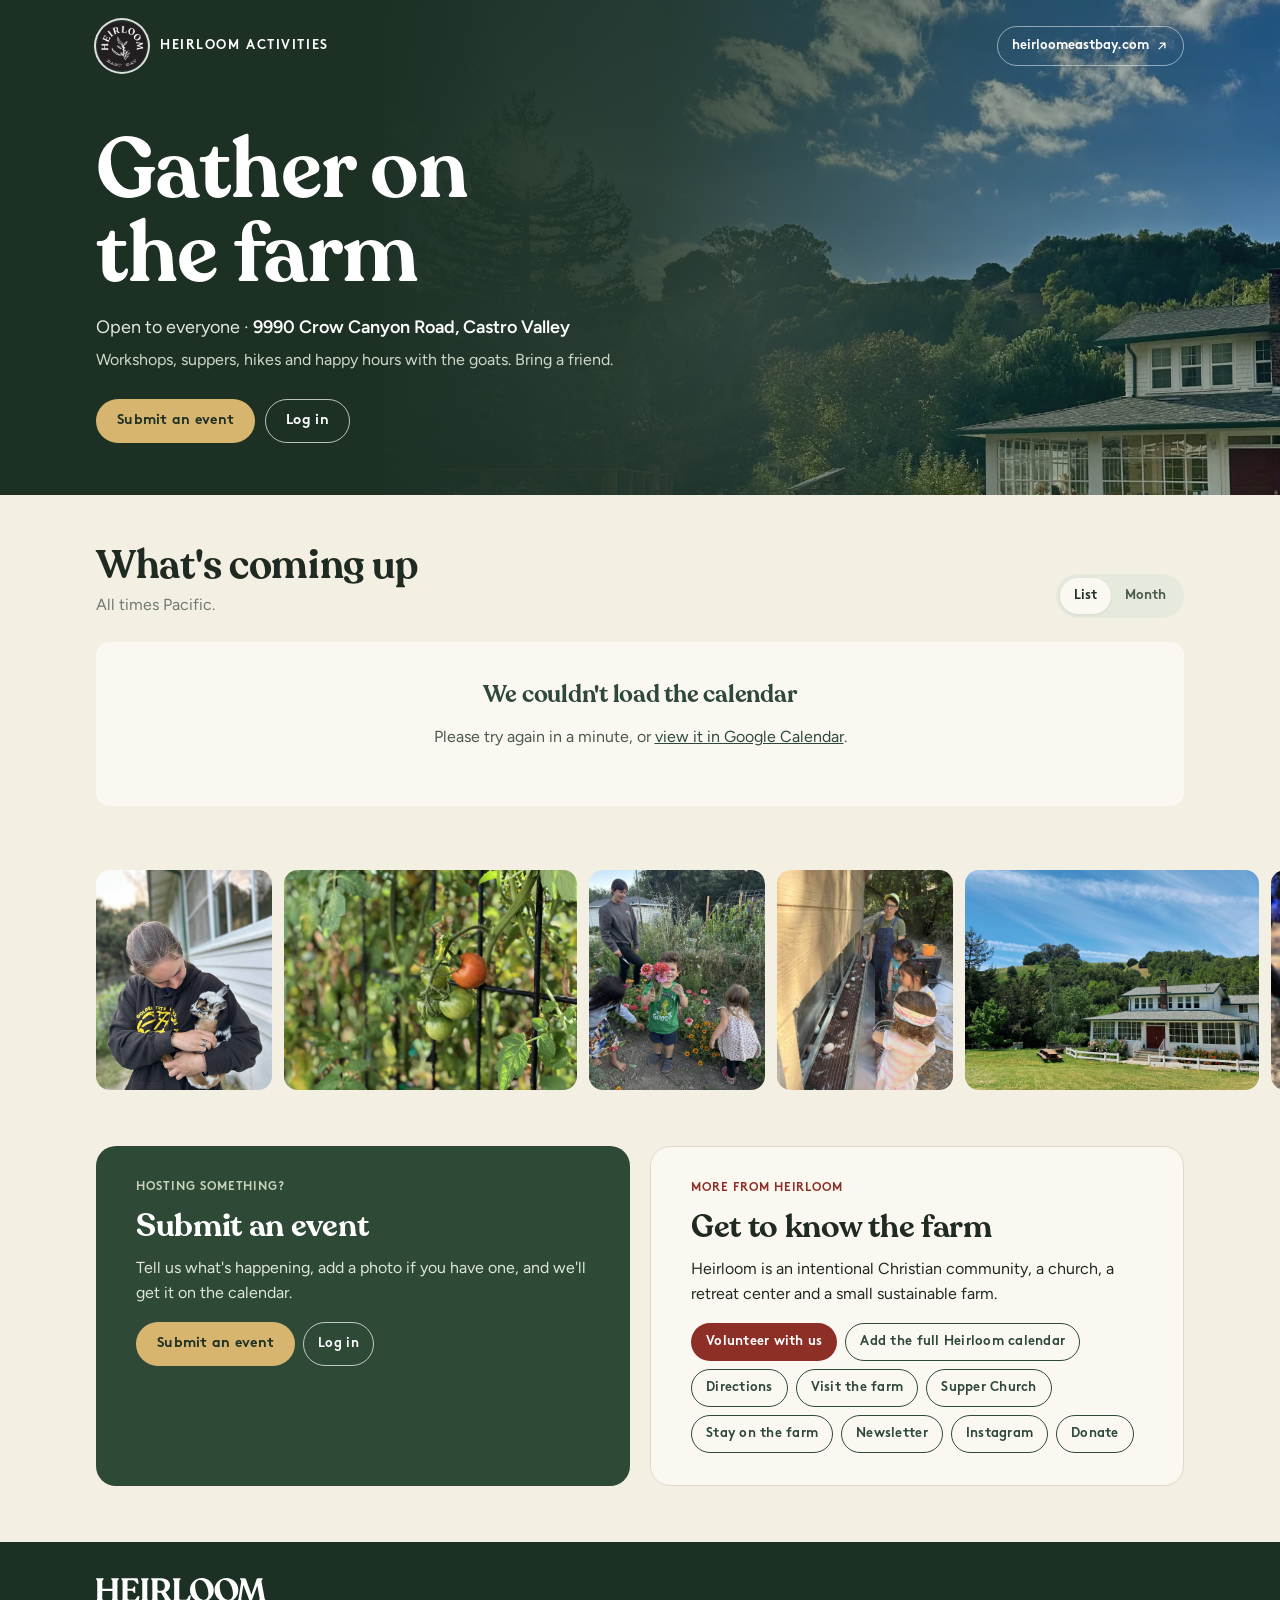
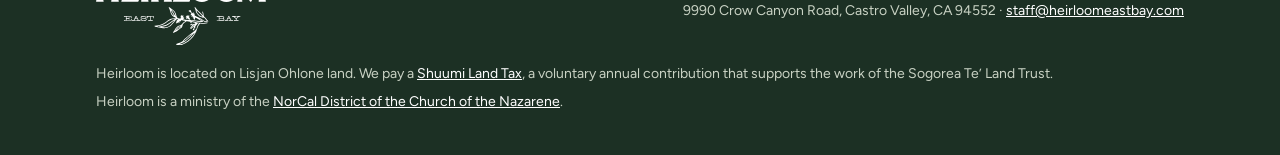
<file: index.html>
<!doctype html>
<html lang="en">
<head>
<meta charset="utf-8">
<meta name="viewport" content="width=device-width, initial-scale=1">
<title>Heirloom Activities</title>
<meta name="description" content="Workshops, suppers, hikes and goat happy hours, open to everyone at Heirloom, a farm and intentional community in the Castro Valley hills.">
<meta property="og:title" content="Heirloom Activities">
<meta property="og:description" content="What's happening on the farm. Open to everyone.">
<meta property="og:image" content="images/farmhouse-lawn.jpg">
<link rel="icon" href="images/logo-badge.png">
<link rel="manifest" href="manifest.webmanifest">
<meta name="theme-color" content="#2e4a36">
<link rel="apple-touch-icon" href="images/app-icon-180.png">
<meta name="apple-mobile-web-app-capable" content="yes">
<meta name="mobile-web-app-capable" content="yes">
<meta name="apple-mobile-web-app-title" content="Heirloom">
<meta name="apple-mobile-web-app-status-bar-style" content="default">
<link rel="preconnect" href="https://script.google.com">
<link rel="preconnect" href="https://script.googleusercontent.com" crossorigin>
<link rel="preconnect" href="https://fonts.googleapis.com">
<link rel="preconnect" href="https://fonts.gstatic.com" crossorigin>
<link href="https://fonts.googleapis.com/css2?family=Figtree:wght@400;500;600&family=Fraunces:opsz,wght@9..144,600&display=swap" rel="stylesheet">
<script src="theme.js?v=20261124d"></script>
<link rel="stylesheet" href="styles.css?v=20261124d">
<style>
  /* Layout: a one-page events splash. Green hero with the next event,
     the schedule, a photo strip, then buttons back to the main site. */

  /* ---------- Hero ---------- */
  .hero { position: relative; background: var(--forest-deep-fill); color: #fff; overflow: hidden; isolation: isolate; }
  .hero .photo { position: absolute; inset: 0 0 0 30%; z-index: -1; }
  .hero .photo img { width: 100%; height: 100%; object-fit: cover; object-position: 50% 45%; }
  .hero .photo::before { content: ""; position: absolute; inset: 0; background: linear-gradient(100deg, var(--forest-deep) 0%, rgba(28,48,36,.88) 30%, rgba(28,48,36,.45) 65%, rgba(28,48,36,.2) 100%); }
  .topbar { display: flex; align-items: center; justify-content: space-between; gap: 12px; padding-block: 20px; }
  .topbar .mark { display: flex; align-items: center; gap: 12px; color: #fff; text-decoration: none; }
  .topbar .mark img { width: 52px; height: 52px; border-radius: 50%; box-shadow: 0 0 0 2px rgba(255,255,255,.85); }
  .topbar .mark span { font-family: var(--f-label); font-weight: 700; font-size: 13px; letter-spacing: .12em; text-transform: uppercase; }
  .back-link { display: inline-flex; align-items: center; gap: 6px; color: #fff; text-decoration: none; font-family: var(--f-label); font-weight: 700; font-size: 13px; padding: 9px 14px; border-radius: 999px; border: 1.5px solid rgba(255,255,255,.5); }
  .back-link:hover { background: rgba(255,255,255,.12); }
  .back-link svg { width: 14px; height: 14px; }

  .hero-grid { display: grid; grid-template-columns: minmax(0, 1fr) 360px; gap: 40px; align-items: end; padding-block: 36px 52px; }
  .hero h1 { font-size: clamp(44px, 7vw, 84px); line-height: 1; margin: 0 0 18px; text-wrap: balance; }
  .hero .where { font-size: 18px; color: #e3e9de; margin: 0 0 6px; }
  .hero .where b { color: #fff; font-weight: 600; }
  .hero .lede { color: #cfd9c9; margin: 0 0 26px; max-width: 34em; }
  .hero .actions { display: flex; flex-wrap: wrap; gap: 10px; }
  .btn-wheat { background: var(--wheat); color: var(--forest-deep); }
  .btn-wheat:hover { background: #e4c482; }

  .next-up { background: var(--paper); color: var(--ink); border-radius: 18px; overflow: hidden; box-shadow: 0 18px 50px -18px rgba(0,0,0,.5); text-decoration: none; display: block; transition: transform .2s; }
  .next-up:hover { transform: translateY(-3px); }
  .next-up .img { aspect-ratio: 16 / 9; background: var(--sage-soft); }
  .next-up .img img { width: 100%; height: 100%; object-fit: cover; }
  .next-up .body { padding: 16px 18px 18px; display: grid; gap: 4px; }
  .next-up .label { color: var(--barn); }
  .next-up h2 { font-size: 24px; }
  .next-up .when { color: var(--ink-soft); font-size: 15px; }
  @media (max-width: 860px) {
    .hero .photo { inset: 0; }
    .hero .photo::before { background: linear-gradient(180deg, rgba(28,48,36,.7) 0%, rgba(28,48,36,.92) 60%, var(--forest-deep) 100%); }
    .hero-grid { grid-template-columns: 1fr; gap: 28px; padding-block: 20px 36px; }
    .next-up { max-width: 420px; }
  }
  @media (max-width: 480px) { .topbar .mark span { display: none; } .hero .actions .btn { flex: 1 1 auto; } }

  /* ---------- Schedule ---------- */
  .events { padding-top: 48px; }
  body.embed .events { padding-top: 8px; }
  .toolbar { display: flex; align-items: flex-end; justify-content: space-between; gap: 16px; flex-wrap: wrap; margin-bottom: 24px; }
  .toolbar h2 { font-size: clamp(30px, 4vw, 40px); }
  .toolbar .sub { color: var(--muted); margin: 6px 0 0; }
  .tools { display: flex; gap: 10px; align-items: center; flex-wrap: wrap; }
  .seg { display: inline-flex; background: var(--sage-soft); border-radius: 999px; padding: 4px; }
  .seg button { border: 0; background: transparent; border-radius: 999px; min-height: 36px; padding: 6px 14px; font-family: var(--f-label); font-weight: 700; font-size: 13px; color: var(--ink-soft); cursor: pointer; }
  .seg button[aria-pressed="true"] { background: var(--paper); color: var(--forest-deep); box-shadow: 0 1px 3px rgba(0,0,0,.08); }

  /* Heirloom vs community partners */
  .source-wrap { position: relative; display: inline-flex; align-items: center; gap: 6px; }
  .info-btn { width: 34px; height: 34px; border-radius: 50%; border: 0; background: transparent; color: var(--forest); cursor: pointer; display: grid; place-items: center; }
  .info-btn:hover, .info-btn[aria-expanded="true"] { background: var(--sage-soft); }
  .info-btn svg { width: 20px; height: 20px; }
  .partner-pop { position: absolute; top: calc(100% + 8px); right: 0; z-index: 5; width: min(300px, calc(100vw - 32px)); background: var(--forest-deep-fill); color: #e9ece4; border-radius: 14px; padding: 14px 16px; box-shadow: 0 14px 40px -12px rgba(0,0,0,.4); font-size: 14px; line-height: 1.5; }
  .partner-pop b { color: #fff; font-family: var(--f-label); font-size: 12px; letter-spacing: .08em; text-transform: uppercase; }
  .partner-pop p { margin: 6px 0 0; }
  .partner-bar { display: flex; flex-wrap: wrap; align-items: center; gap: 10px 16px; background: var(--paper); border: 1px solid var(--line); border-radius: 14px; padding: 14px 16px; margin: -8px 0 24px; }
  .partner-bar p { margin: 0; flex: 1 1 280px; color: var(--ink-soft); font-size: 15px; min-width: 0; }
  .p-chips { display: flex; flex-wrap: wrap; gap: 6px; }
  .p-chip { display: inline-flex; align-items: center; gap: 7px; border: 1.5px solid var(--line); background: var(--surface); border-radius: 999px; min-height: 34px; padding: 5px 12px; font-family: var(--f-label); font-weight: 700; font-size: 12.5px; color: var(--ink-soft); cursor: pointer; }
  .p-chip i { width: 9px; height: 9px; border-radius: 50%; background: var(--c, var(--forest)); }
  .p-chip[aria-pressed="true"] { border-color: var(--forest); background: var(--sage-soft); color: var(--forest-deep); }


  .month-head { display: flex; align-items: center; gap: 14px; margin: 36px 0 16px; }
  .month-head:first-child { margin-top: 0; }
  .month-head h3 { font-size: 24px; color: var(--forest); white-space: nowrap; }
  .month-head::after { content: ""; flex: 1; height: 1px; background: var(--line); }

  .month-nav { display: flex; align-items: center; justify-content: space-between; margin-bottom: 14px; }
  .month-nav h3 { font-size: 26px; color: var(--forest); }
  .icon-btn { width: 42px; height: 42px; border-radius: 50%; border: 1.5px solid var(--line); background: var(--paper); cursor: pointer; display: grid; place-items: center; color: var(--forest-deep); }
  .icon-btn:hover { border-color: var(--forest); }
  .icon-btn svg { width: 18px; height: 18px; }
  .grid { display: grid; grid-template-columns: repeat(7, 1fr); background: var(--line); gap: 1px; border: 1px solid var(--line); border-radius: var(--radius); overflow: hidden; }
  .grid .dow { background: var(--sage-soft); text-align: center; padding: 8px 0; font-family: var(--f-label); font-weight: 700; font-size: 11px; letter-spacing: .1em; color: var(--forest-deep); text-transform: uppercase; }
  .day { background: var(--paper); min-height: 112px; padding: 6px; text-align: left; border: 0; font: inherit; cursor: pointer; display: flex; flex-direction: column; gap: 4px; min-width: 0; }
  .day.out { background: var(--surface); color: #b5ae9f; }
  .day.out .n { width: auto; min-width: 26px; padding: 0 4px; border-radius: 13px; white-space: nowrap; }
  .day.out .pill { opacity: .8; }
  .day .n { font-size: 13px; font-weight: 600; width: 26px; height: 26px; display: grid; place-items: center; border-radius: 50%; }
  .day.today .n { background: var(--barn-fill); color: #fff; }
  .day.sel { outline: 2px solid var(--forest); outline-offset: -2px; }
  .pill { font-size: 12px; line-height: 1.25; padding: 3px 6px; border-radius: 6px; background: var(--sage-soft); color: var(--forest-deep); white-space: nowrap; overflow: hidden; text-overflow: ellipsis; }
  .pill.partner { background: color-mix(in srgb, var(--c) 16%, #fff); color: color-mix(in srgb, var(--c) 80%, #000); }
  .pill b { font-weight: 600; }
  .more-n { font-size: 11.5px; color: var(--muted); padding-left: 4px; }
  .dots { display: none; gap: 3px; padding-left: 4px; }
  .dots i { width: 6px; height: 6px; border-radius: 50%; background: var(--barn-fill); display: block; }
  .day-list { margin-top: 26px; }
  .day-list h3 { font-size: 22px; margin-bottom: 14px; }
  @media (max-width: 680px) {
    .day { min-height: 58px; align-items: center; }
    .pill, .more-n { display: none; }
    .dots { display: flex; }
  }

  .empty { background: var(--paper); border-radius: var(--radius); padding: 40px 24px; text-align: center; color: var(--ink-soft); }
  .empty h3 { font-size: 24px; color: var(--forest); margin-bottom: 8px; }
  .skeleton .card-media, .skeleton .bar { background: linear-gradient(90deg, #ece6d8 0%, #f4efe3 50%, #ece6d8 100%); background-size: 200% 100%; animation: sh 1.4s infinite; }
  .bar { height: 14px; border-radius: 6px; }
  @keyframes sh { to { background-position: -200% 0; } }
  @media (prefers-reduced-motion: reduce) { .skeleton .card-media, .skeleton .bar { animation: none; } .next-up { transition: none; } }

  /* ---------- Photo strip ---------- */
  .strip { margin-top: 64px; overflow-x: auto; scrollbar-width: none; }
  .strip::-webkit-scrollbar { display: none; }
  .strip-row { display: flex; gap: 12px; padding-inline: max(16px, calc((100vw - 1120px) / 2 + 16px)); width: max-content; }
  .strip img { height: 220px; width: auto; aspect-ratio: 4 / 5; object-fit: cover; border-radius: 14px; }
  .strip img.wide { aspect-ratio: 4 / 3; }
  @media (max-width: 680px) { .strip img { height: 170px; } }

  /* ---------- Share + main site ---------- */
  .closing { display: grid; grid-template-columns: 1fr 1fr; gap: 20px; margin-top: 56px; }
  .panel { border-radius: 20px; padding: 32px clamp(20px, 4vw, 40px); display: flex; flex-direction: column; gap: 12px; align-items: flex-start; }
  .panel h2 { font-size: clamp(26px, 3vw, 32px); }
  .panel p { margin: 0; max-width: 32em; }
  .panel.share { background: var(--forest-fill); color: #fff; }
  .panel.share p { color: #dfe6d9; }
  .panel.share .label { color: var(--sage); }
  .panel.home { background: var(--paper); border: 1px solid var(--line); }
  .panel.home .label { color: var(--barn); }
  .links { display: flex; flex-wrap: wrap; gap: 8px; margin-top: 4px; }
  @media (max-width: 760px) { .closing { grid-template-columns: 1fr; } }

  /* ---------- Footer ---------- */
  .foot { margin-top: 56px; background: var(--forest-deep-fill); color: #c9d2c4; padding-block: 36px; font-size: 14px; line-height: 1.6; }
  .foot a { color: #fff; }
  .foot .row { display: flex; flex-wrap: wrap; justify-content: space-between; gap: 18px 32px; align-items: center; margin-bottom: 18px; }
  .foot img { width: 170px; }
  .foot p { margin: 0 0 6px; max-width: 70em; }

  /* ---------- Embed mode: just the schedule ---------- */
  body.embed { background: transparent; }
  body.embed .hero, body.embed .strip, body.embed .closing, body.embed .foot { display: none; }
  body.embed .wrap { padding: 0 4px; max-width: none; }
  /* Embed: month on top (with past events), then the upcoming list */
  body.embed .seg[aria-label="View"] { display: none; }
  html.sized, html.sized body { overflow: hidden; }   /* the host page sizes the frame, so no inner scrollbar */
  .list-sec { margin-top: 44px; }
  .load-more { display: flex; flex-direction: column; align-items: center; gap: 8px; margin: 26px 0 8px; }
  .load-more .btn { min-width: 200px; }
  .load-more span { color: var(--muted); font-size: 14px; }
  .list-title { font-size: clamp(28px, 4vw, 38px); color: var(--forest); margin: 0 0 4px; }
  .day .pill.past { opacity: .55; }
  .card.past { opacity: .78; }
</style>
</head>
<body>
  <div class="demo-banner" id="demoBanner" hidden>Preview with sample events. Real events will appear once the calendar is connected.</div>

  <header class="hero">
    <div class="photo" aria-hidden="true"><img src="images/farmhouse-lawn.jpg" alt=""></div>
    <div class="wrap">
      <div class="topbar">
        <a class="mark" href="index.html" aria-label="Heirloom Activities home"><img src="images/logo-badge.png" alt=""><span>Heirloom Activities</span></a>
        <a class="back-link" data-link="main">heirloomeastbay.com
          <svg viewBox="0 0 24 24" fill="none" stroke="currentColor" stroke-width="2.2" stroke-linecap="round" stroke-linejoin="round"><path d="M7 17L17 7M9 7h8v8"/></svg></a>
      </div>
      <div class="hero-grid">
        <div>
          <h1>Gather on the farm</h1>
          <p class="where">Open to everyone · <b>9990 Crow Canyon Road, Castro Valley</b></p>
          <p class="lede">Workshops, suppers, hikes and happy hours with the goats. Bring a friend.</p>
          <div class="actions">
            <a class="btn btn-wheat" href="submit.html">Submit an event</a>
            <a class="btn btn-ghost-light" href="mine.html" id="heroLogin">Log in</a>
          </div>
        </div>
        <a class="next-up" id="nextUp" href="#events" hidden></a>
      </div>
    </div>
  </header>

  <main class="wrap events" id="events">
    <div class="toolbar">
      <div>
        <h2>What's coming up</h2>
        <p class="sub">All times Pacific.</p>
      </div>
      <div class="tools">
        <div class="source-wrap" id="sourceWrap" hidden>
          <div class="seg" id="sourceSeg" role="group" aria-label="Show events from"></div>
          <button type="button" class="info-btn" id="partnerInfoBtn" aria-expanded="false" aria-controls="partnerInfo" title="Community partners and members are groups and neighbors woven into the greater Heirloom community. Some of their events happen here on the farm, and others are around the Bay.">
            <svg viewBox="0 0 24 24" fill="none" stroke="currentColor" stroke-width="2" stroke-linecap="round"><circle cx="12" cy="12" r="9"/><path d="M12 11v5M12 7.5v.01"/></svg>
            <span class="visually-hidden">What are community partners?</span>
          </button>
          <div class="partner-pop" id="partnerInfo" role="note" hidden>
            <b>Community partner events</b>
            <p>Community partners and members are groups and neighbors woven into the greater Heirloom community. Some of their events happen here on the farm, and others are around the Bay.</p>
          </div>
        </div>
        <div class="seg" role="group" aria-label="View">
          <button type="button" data-view="list" aria-pressed="true">List</button>
          <button type="button" data-view="month" aria-pressed="false">Month</button>
        </div>
      </div>
    </div>
    <div class="partner-bar" id="partnerBar" hidden></div>
    <div id="view" aria-live="polite"></div>
  </main>

  <div class="strip" aria-label="Photos from the farm">
    <div class="strip-row">
      <img src="images/goats.jpg" alt="A resident holding a baby goat" loading="lazy">
      <img class="wide" src="images/tomatoes.jpg" alt="Cherry tomatoes ripening on the vine" loading="lazy">
      <img src="images/flowers-kids.jpg" alt="Kids picking zinnias in the garden" loading="lazy">
      <img src="images/eggs.jpg" alt="Kids collecting eggs from the coop" loading="lazy">
      <img class="wide" src="images/farmhouse.jpg" alt="The farmhouse with green hills behind it" loading="lazy">
      <img src="images/chickens.jpg" alt="A child hugging a chicken" loading="lazy">
      <img src="images/squash-tunnel.jpg" alt="A child in the squash tunnel" loading="lazy">
      <img src="images/painting.jpg" alt="Painting the farmhouse at an easel" loading="lazy">
    </div>
  </div>

  <div class="wrap">
    <div class="closing">
      <section class="panel share">
        <span class="label">Hosting something?</span>
        <h2>Submit an event</h2>
        <p>Tell us what's happening, add a photo if you have one, and we'll get it on the calendar.</p>
        <div class="links">
          <a class="btn btn-wheat" href="submit.html">Submit an event</a>
          <a class="btn btn-ghost-light btn-sm" href="mine.html">Log in</a>
        </div>
      </section>
      <section class="panel home">
        <span class="label">More from Heirloom</span>
        <h2>Get to know the farm</h2>
        <p>Heirloom is an intentional Christian community, a church, a retreat center and a small sustainable farm.</p>
        <div class="links">
          <a class="btn btn-primary btn-sm" href="volunteer.html">Volunteer with us</a>
          <a class="btn btn-outline btn-sm subscribe" target="_blank" rel="noopener">Add the full Heirloom calendar</a>
          <a class="btn btn-outline btn-sm" data-link="directions">Directions</a>
          <a class="btn btn-outline btn-sm" data-link="visit">Visit the farm</a>
          <a class="btn btn-outline btn-sm" data-link="supper">Supper Church</a>
          <a class="btn btn-outline btn-sm" data-link="stay">Stay on the farm</a>
          <a class="btn btn-outline btn-sm" data-link="newsletter">Newsletter</a>
          <a class="btn btn-outline btn-sm" data-link="instagram">Instagram</a>
          <a class="btn btn-outline btn-sm" data-link="donate">Donate</a>
        </div>
      </section>
    </div>
  </div>

  <footer class="foot">
    <div class="wrap">
      <div class="row">
        <img src="images/logo-wordmark-white.svg" alt="Heirloom East Bay">
        <span><span data-text="address"></span> · <a data-link="email"></a></span>
      </div>
      <p>Heirloom is located on Lisjan Ohlone land. We pay a <a href="https://sogoreate-landtrust.com/shuumi-land-tax/" target="_blank" rel="noopener">Shuumi Land Tax</a>, a voluntary annual contribution that supports the work of the Sogorea Te’ Land Trust.</p>
      <p>Heirloom is a ministry of the <a href="https://norcal.org" target="_blank" rel="noopener">NorCal District of the Church of the Nazarene</a>.</p>
    </div>
  </footer>


  <dialog class="event-pop" id="eventDialog" aria-labelledby="popTitle">
    <div class="pop-close"><button type="button" class="x" id="popClose" aria-label="Close">×</button></div>
    <figure class="pop-media" id="popMedia"><img id="popImg" alt=""></figure>
    <div class="pop-body">
      <span class="label" id="popWhen"></span>
      <h2 id="popTitle"></h2>
      <div class="meta" id="popMeta"></div>
      <div class="chips" id="popChips"></div>
      <p class="pop-desc" id="popDesc"></p>
      <div class="pop-details" id="popDetails"></div>
      <div class="card-actions" id="popActions"></div>
      <div id="popShare"></div>
    </div>
  </dialog>

  <dialog class="rsvp" id="rsvpDialog" aria-labelledby="rsvpTitle">
    <form id="rsvpForm" method="dialog" novalidate>
      <button type="button" class="x" id="rsvpClose" aria-label="Close">×</button>
      <span class="label" id="rsvpKicker">RSVP</span>
      <h2 id="rsvpTitle"></h2>
      <p class="when" id="rsvpWhen"></p>
      <div class="field" id="rsvpDateField" hidden>
        <label for="rsvpDate">Which date?</label>
        <select id="rsvpDate"></select>
      </div>
      <div class="field"><label for="rsvpName">Your name</label><input type="text" id="rsvpName" autocomplete="name" maxlength="80" required></div>
      <div class="field"><label for="rsvpEmail">Email</label><input type="email" id="rsvpEmail" autocomplete="email" inputmode="email" maxlength="120" required>
        <p class="hint">We'll send a confirmation and a reminder the day before.</p></div>
      <div class="field"><label for="rsvpPeople">How many people, including you?</label>
        <select id="rsvpPeople"><option>1</option><option>2</option><option>3</option><option>4</option><option>5</option><option>6</option><option>7</option><option>8</option><option>9</option><option>10</option></select></div>
      <div class="field"><label for="rsvpNote">Anything we should know? <span class="opt">(optional)</span></label><textarea id="rsvpNote" maxlength="500" rows="2" placeholder="Allergies, kids coming, questions…"></textarea></div>
      <input type="text" id="rsvpWebsite" class="hp" tabindex="-1" autocomplete="off" aria-hidden="true">
      <p class="form-error" id="rsvpError" role="alert" hidden></p>
      <button type="submit" class="btn btn-primary" id="rsvpSubmit">Count me in</button>
    </form>
    <div class="rsvp-done" id="rsvpDone" hidden></div>
  </dialog>

<script src="config.js?v=20261124d"></script>
<script src="common.js?v=20261124d"></script>
<script src="flyer.js?v=20261124d"></script>
<script src="calendar.js?v=20261124d"></script>
<script src="install.js?v=20261124d"></script>
<script src="nav.js?v=20261124d"></script>
</body>
</html>
</file>
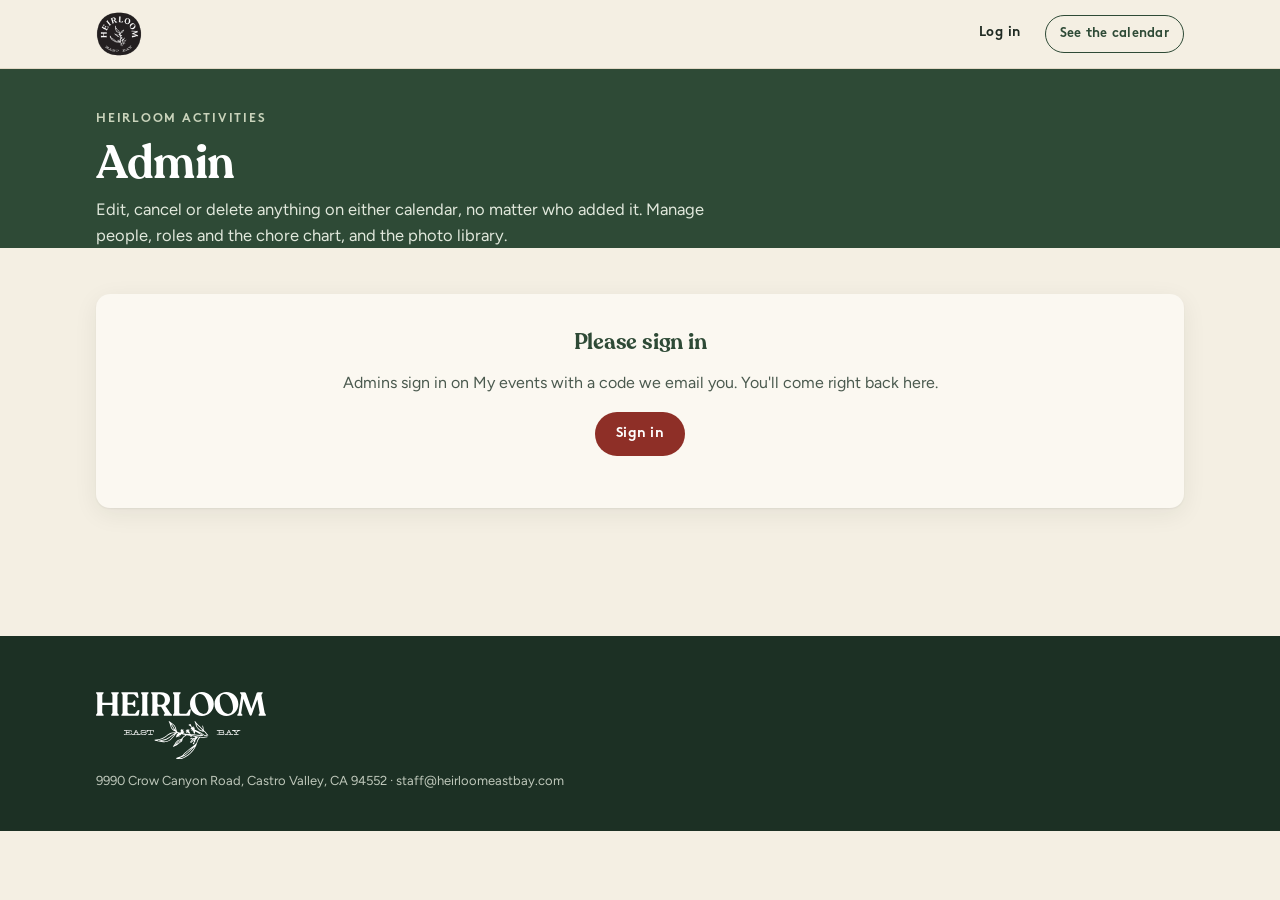
<file: admin.html>
<!doctype html>
<html lang="en">
<head>
<meta charset="utf-8">
<meta name="viewport" content="width=device-width, initial-scale=1">
<title>Admin · Heirloom Activities</title>
<meta name="robots" content="noindex">
<link rel="icon" href="images/logo-badge.png">
<link rel="manifest" href="manifest.webmanifest">
<meta name="theme-color" content="#2e4a36">
<link rel="apple-touch-icon" href="images/app-icon-180.png">
<meta name="apple-mobile-web-app-capable" content="yes">
<meta name="mobile-web-app-capable" content="yes">
<meta name="apple-mobile-web-app-title" content="Heirloom">
<meta name="apple-mobile-web-app-status-bar-style" content="default">
<link rel="preconnect" href="https://fonts.googleapis.com">
<link rel="preconnect" href="https://fonts.gstatic.com" crossorigin>
<link href="https://fonts.googleapis.com/css2?family=Figtree:wght@400;500;600&family=Fraunces:opsz,wght@9..144,600&display=swap" rel="stylesheet">
<script src="theme.js?v=20261124d"></script>
<link rel="stylesheet" href="styles.css?v=20261124d">
<style>
  .intro { background: var(--forest-fill); color: #fff; padding-block: 36px 0; }
  .intro .kicker { color: var(--sage); }
  .intro h1 { font-size: clamp(32px, 5vw, 46px); margin: 8px 0 8px; }
  .intro p { margin: 0 0 22px; max-width: 40em; color: #e1e8dc; font-size: 16.5px; }
  .intro .who { color: #e1e8dc; font-size: 14.5px; }
  .intro .who b { color: #fff; }

  /* Tabs sit on the bottom edge of the green band */
  .tabs { display: flex; gap: 4px; overflow-x: auto; scrollbar-width: none; margin: 0 -4px; padding: 0 4px; }
  .tabs::-webkit-scrollbar { display: none; }
  .tab { flex: none; appearance: none; border: 0; cursor: pointer; font: inherit; font-family: var(--f-label); font-weight: 700; font-size: 14px;
    padding: 13px 18px 12px; border-radius: 12px 12px 0 0; background: rgba(255,255,255,.1); color: #e1e8dc; display: inline-flex; align-items: center; gap: 8px; }
  .tab:hover { background: rgba(255,255,255,.18); color: #fff; }
  .tab[aria-selected="true"] { background: var(--cream); color: var(--forest-deep); }
  .tab:focus-visible { outline: 3px solid var(--wheat); outline-offset: -3px; }
  .tab .dot { width: 9px; height: 9px; border-radius: 50%; background: var(--wheat); }
  .tab .dot.res { background: #9fb6a4; }

  .page { padding-top: 24px; padding-bottom: 56px; }
  .panel-h { display: flex; align-items: flex-end; justify-content: space-between; gap: 14px; flex-wrap: wrap; margin-bottom: 14px; }
  .panel-h h2 { font-size: 26px; color: var(--forest); }
  .panel-h p { margin: 4px 0 0; color: var(--ink-soft); font-size: 15px; max-width: 46em; }
  .cal-flag { display: inline-flex; align-items: center; gap: 8px; font-family: var(--f-label); font-weight: 700; font-size: 12px; letter-spacing: .08em; text-transform: uppercase; color: var(--barn); }
  .cal-flag.res { color: var(--sage-ink); }

  .toolbar { display: flex; flex-wrap: wrap; gap: 10px; align-items: center; margin-bottom: 16px; }
  .toolbar input[type="search"] { flex: 1 1 220px; min-height: 44px; padding: 9px 14px; border: 1.5px solid var(--line); border-radius: 999px; background: var(--surface); font-size: 15.5px; }
  .toolbar input[type="search"]:focus { outline: none; border-color: var(--forest); box-shadow: 0 0 0 3px rgba(46,74,54,.15); }
  .seg { display: inline-flex; background: var(--paper); border: 1.5px solid var(--line); border-radius: 999px; padding: 3px; }
  .seg button { appearance: none; border: 0; background: none; font: inherit; font-weight: 600; font-size: 14px; color: var(--ink-soft); padding: 8px 14px; border-radius: 999px; cursor: pointer; white-space: nowrap; }
  .seg button[aria-pressed="true"] { background: var(--forest-fill); color: #fff; }
  .seg .n { display: inline-block; min-width: 20px; padding: 0 6px; margin-left: 4px; border-radius: 999px; background: var(--tint-wheat); color: var(--wheat-ink); font-size: 12px; }

  .alist { display: grid; gap: 10px; }
  .arow { display: grid; grid-template-columns: 96px minmax(0, 1fr); gap: 14px; background: var(--paper); border-radius: var(--radius); box-shadow: var(--shadow); padding: 12px; align-items: start; }
  .arow.dim { opacity: .62; }
  .arow .thumb { width: 96px; height: 72px; border-radius: 10px; object-fit: cover; background: var(--sage-soft); display: grid; place-items: center; color: var(--forest); }
  .arow .thumb svg { width: 30px; height: 30px; opacity: .6; }
  .arow h3 { font-size: 19px; margin: 1px 0 3px; text-wrap: balance; }
  .arow .when { color: var(--ink-soft); font-size: 14.5px; margin: 0 0 8px; }
  .chips2 { display: flex; flex-wrap: wrap; gap: 6px; margin-bottom: 10px; }
  .status { font-family: var(--f-label); font-weight: 700; font-size: 11px; letter-spacing: .05em; text-transform: uppercase; padding: 5px 9px; border-radius: 999px; background: var(--sage-soft); color: var(--forest-deep); }
  .status.pending { background: var(--tint-wheat); color: var(--wheat-ink); }
  .status.off { background: var(--tint-gray); color: var(--ink-soft); }
  .status.src { background: var(--surface); border: 1px solid var(--line); color: var(--ink-soft); }
  .status.partner { background: color-mix(in srgb, #6a5a8e 14%, #fff); color: var(--purple-ink); }
  .acts { display: flex; flex-wrap: wrap; gap: 8px; }
  .acts .btn { min-height: 38px; }
  .btn-quiet { background: none; border: 0; color: var(--barn); font-weight: 700; text-decoration: underline; text-underline-offset: 3px; padding: 8px 6px; cursor: pointer; font: inherit; font-size: 14px; }
  @media (max-width: 560px) {
    .arow { grid-template-columns: 64px minmax(0, 1fr); gap: 12px; }
    .arow .thumb { width: 64px; height: 64px; }
    .arow h3 { font-size: 17.5px; }
  }
  .empty { background: var(--paper); border-radius: var(--radius); padding: 36px 24px; text-align: center; color: var(--ink-soft); box-shadow: var(--shadow); }
  .empty h2 { font-size: 22px; color: var(--forest); margin-bottom: 6px; }
  .loading { text-align: center; color: var(--muted); padding: 40px 0; }
  .msg { margin: 0 0 14px; border-radius: 10px; padding: 11px 13px; font-size: 14.5px; font-weight: 600; }
  .msg.err { background: var(--tint-red); color: var(--barn-dark); }
  .msg.ok { background: var(--sage-soft); color: var(--forest-deep); }

  /* Photo library */
  .add-photo { background: var(--paper); border-radius: var(--radius); box-shadow: var(--shadow); padding: 16px; display: grid; grid-template-columns: 180px minmax(0, 1fr); gap: 16px; margin-bottom: 22px; }
  .add-photo .pick { width: 180px; aspect-ratio: 4 / 3; border-radius: 12px; border: 2px dashed var(--line); background: var(--surface) center / cover no-repeat; display: grid; place-items: center; text-align: center; color: var(--forest); font-weight: 700; font-size: 14px; cursor: pointer; padding: 10px; }
  .add-photo .pick.has { border-style: solid; color: transparent; }
  .add-photo h3 { font-size: 19px; margin: 0 0 8px; }
  .f2 { display: grid; gap: 10px; }
  .f2 label.lbl2 { display: block; font-weight: 600; font-size: 14px; margin-bottom: 4px; }
  .f2 input[type="text"], .f2 textarea { width: 100%; padding: 9px 12px; border: 1.5px solid var(--line); border-radius: 10px; background: var(--surface); font: inherit; font-size: 15px; }
  .f2 textarea { min-height: 64px; resize: vertical; }
  .f2 input:focus, .f2 textarea:focus { outline: none; border-color: var(--forest); box-shadow: 0 0 0 3px rgba(46,74,54,.15); }
  .checks { display: flex; flex-wrap: wrap; gap: 6px 16px; font-size: 14px; }
  .checks label { display: inline-flex; gap: 7px; align-items: center; cursor: pointer; }
  .checks input { width: 17px; height: 17px; accent-color: var(--forest); }
  @media (max-width: 560px) { .add-photo { grid-template-columns: 1fr; } .add-photo .pick { width: 100%; } }
  .photos { display: grid; grid-template-columns: repeat(auto-fill, minmax(250px, 1fr)); gap: 14px; }
  .photo { background: var(--paper); border-radius: var(--radius); box-shadow: var(--shadow); overflow: hidden; display: flex; flex-direction: column; }
  .photo .img { position: relative; aspect-ratio: 16 / 10; background: var(--sage-soft); }
  .photo .img img { width: 100%; height: 100%; object-fit: cover; display: block; }
  .photo .rank { position: absolute; left: 10px; top: 10px; background: rgba(28,48,36,.82); color: #fff; font-family: var(--f-label); font-weight: 700; font-size: 12px; padding: 4px 9px; border-radius: 999px; }
  .photo .used { position: absolute; right: 10px; top: 10px; background: rgba(251,248,241,.92); color: var(--forest-deep); font-size: 12px; font-weight: 600; padding: 4px 9px; border-radius: 999px; }
  .photo .body { padding: 12px; display: grid; gap: 9px; flex: 1; }
  .photo .row2 { display: flex; gap: 6px; align-items: center; flex-wrap: wrap; margin-top: auto; }
  .icon-btn { width: 36px; height: 36px; border-radius: 50%; border: 1.5px solid var(--line); background: var(--surface); cursor: pointer; display: grid; place-items: center; color: var(--forest); font-size: 16px; }
  .icon-btn:disabled { opacity: .35; cursor: default; }
  .icon-btn:not(:disabled):hover { border-color: var(--forest); }

  /* People */
  .people { display: grid; grid-template-columns: repeat(auto-fit, minmax(260px, 1fr)); gap: 14px; }
  .plist { background: var(--paper); border-radius: var(--radius); box-shadow: var(--shadow); padding: 16px; display: flex; flex-direction: column; gap: 10px; }
  .plist h3 { font-size: 20px; color: var(--forest); }
  .plist p { margin: 0; font-size: 14px; color: var(--ink-soft); }
  .plist ul { list-style: none; margin: 0; padding: 0; display: grid; gap: 6px; max-height: 360px; overflow: auto; }
  .plist li { display: flex; align-items: center; justify-content: space-between; gap: 8px; background: var(--surface); border: 1px solid var(--line); border-radius: 10px; padding: 6px 6px 6px 12px; font-size: 14.5px; word-break: break-all; }
  .plist li.me { border-color: var(--wheat); }
  .plist li .x { flex: none; width: 30px; height: 30px; border-radius: 50%; border: 0; background: none; cursor: pointer; color: var(--muted); font-size: 18px; line-height: 1; }
  .plist li .x:hover { background: var(--tint-red); color: var(--barn); }
  .plist form { display: flex; gap: 6px; margin-top: auto; }
  .plist form input { flex: 1; min-width: 0; padding: 9px 12px; border: 1.5px solid var(--line); border-radius: 999px; font: inherit; font-size: 14.5px; background: var(--surface); }
  .savebar { margin-top: 18px; background: var(--cream); padding: 12px 0; display: flex; gap: 10px; align-items: center; flex-wrap: wrap; border-top: 1px solid var(--line); }
  .savebar p { margin: 0; color: var(--ink-soft); font-size: 14px; }

  /* Volunteers */
  .tab-n { min-width: 20px; padding: 1px 7px; border-radius: 999px; background: var(--wheat); color: var(--forest-deep); font-size: 12px; text-align: center; }
  .toolbar select { min-height: 44px; padding: 8px 12px; border: 1.5px solid var(--line); border-radius: 999px; background: var(--surface); font: inherit; font-size: 14.5px; }
  .toolbar .tog { display: inline-flex; align-items: center; gap: 7px; font-size: 14.5px; cursor: pointer; }
  .toolbar .tog input { width: 18px; height: 18px; accent-color: var(--forest); }
  .vlist { display: grid; gap: 10px; }
  .vol { background: var(--paper); border-radius: var(--radius); box-shadow: var(--shadow); padding: 16px; display: grid; grid-template-columns: minmax(0, 1fr) 260px; gap: 18px; }
  .vol h3 { font-size: 20px; margin: 0 0 2px; }
  .vol .sub { color: var(--ink-soft); font-size: 14px; margin: 0 0 8px; word-break: break-word; }
  .vol .sub a { color: var(--forest); font-weight: 600; }
  .vol .cm { margin: 8px 0 0; font-size: 14.5px; white-space: pre-wrap; background: var(--surface); border: 1px solid var(--line); border-radius: 10px; padding: 8px 12px; }
  .vol .side { display: grid; gap: 8px; align-content: start; }
  .vol .side select, .vol .side textarea { width: 100%; padding: 8px 10px; border: 1.5px solid var(--line); border-radius: 10px; background: var(--surface); font: inherit; font-size: 14.5px; }
  .vol .side textarea { min-height: 64px; resize: vertical; }
  .vol .side .lbl { font-size: 13px; }
  .vol .side .row3 { display: flex; align-items: center; gap: 8px; justify-content: flex-end; }
  .vol .saved { font-size: 13px; color: var(--forest); }
  .status.new { background: var(--tint-wheat); color: var(--wheat-ink); }
  .status.news { background: var(--tint-sage); }
  @media (max-width: 680px) { .vol { grid-template-columns: 1fr; gap: 12px; } }


  /* People list + profiles */
  .plist2 { display: grid; gap: 8px; }
  .prow { appearance: none; border: 0; font: inherit; color: inherit; text-align: left; cursor: pointer; width: 100%; background: var(--paper); border-radius: var(--radius); box-shadow: var(--shadow);
    padding: 12px 14px; display: grid; grid-template-columns: 44px minmax(0, 1fr) auto; gap: 12px; align-items: center; }
  .prow:hover { box-shadow: 0 0 0 2px var(--sage), var(--shadow); }
  .prow:focus-visible { outline: 3px solid var(--forest); outline-offset: 2px; }
  .prow .pmain { display: grid; gap: 2px; min-width: 0; }
  .prow .pmain b { font-family: var(--f-display); font-size: 18px; font-weight: 600; }
  .prow .sub { color: var(--ink-soft); font-size: 13.5px; overflow: hidden; text-overflow: ellipsis; white-space: nowrap; }
  .prow .chips2 { margin: 4px 0 0; }
  .prow .pstat { display: grid; text-align: right; font-size: 13px; color: var(--ink-soft); }
  .prow .pstat b { font-size: 15px; color: var(--forest); }
  .av { width: 44px; height: 44px; border-radius: 50%; background: var(--sage-soft); color: var(--forest-deep); display: grid; place-items: center; font-family: var(--f-label); font-weight: 700; font-size: 15px; }
  .av.res { background: var(--forest-fill); color: #fff; }
  .av.big { width: 64px; height: 64px; font-size: 21px; }
  @media (max-width: 560px) { .prow { grid-template-columns: 40px minmax(0, 1fr); } .prow .av { width: 40px; height: 40px; } .prow .pstat { grid-column: 2; text-align: left; display: flex; gap: 8px; } }
  .btn-back { appearance: none; border: 0; background: none; font: inherit; font-weight: 700; color: var(--forest); cursor: pointer; padding: 6px 0; font-size: 15px; }
  .phead { display: grid; grid-template-columns: auto minmax(0, 1fr) auto; gap: 16px; align-items: center; background: var(--paper); border-radius: var(--radius); box-shadow: var(--shadow); padding: 18px; margin-bottom: 14px; }
  .phead h2 { font-size: 28px; color: var(--forest); }
  .phead .sub { margin: 2px 0 0; color: var(--ink-soft); font-size: 14.5px; word-break: break-word; }
  .phead .sub a { color: var(--forest); font-weight: 600; }
  .phead .impact { display: grid; text-align: right; font-size: 13.5px; color: var(--ink-soft); }
  .phead .impact b { font-family: var(--f-display); font-size: 26px; color: var(--forest); font-weight: 600; }
  @media (max-width: 640px) { .phead { grid-template-columns: auto minmax(0, 1fr); } .phead .impact { grid-column: 1 / -1; text-align: left; } }
  .pgrid { display: grid; grid-template-columns: repeat(2, minmax(0, 1fr)); gap: 14px; margin-bottom: 14px; }
  .pgrid .wide { grid-column: 1 / -1; }
  @media (max-width: 760px) { .pgrid { grid-template-columns: 1fr; } }
  .pcard { background: var(--paper); border-radius: var(--radius); box-shadow: var(--shadow); padding: 16px 18px; display: grid; gap: 10px; align-content: start; margin-bottom: 14px; }
  .pgrid .pcard { margin-bottom: 0; }
  .pcard h3 { font-size: 19px; color: var(--forest); margin: 0; }
  .pcard .lbl { font-size: 13.5px; }
  .pcard input[type="text"], .pcard input[type="tel"], .pcard input[type="email"], .pcard input[type="date"], .pcard input:not([type]), .pcard select, .pcard textarea, .addslot select {
    display: block; width: 100%; margin-top: 3px; min-height: 42px; padding: 8px 11px; border: 1.5px solid var(--line); border-radius: 10px; background: var(--surface); font: inherit; font-size: 15px; font-weight: 400; }
  .pcard input:disabled { background: var(--cream); color: var(--ink-soft); }
  .pcard textarea { min-height: 84px; resize: vertical; }
  .pcard p { margin: 0; }
  .pcard p .lbl { margin-bottom: 2px; }
  .pcard .cm { display: block; white-space: pre-wrap; background: var(--surface); border: 1px solid var(--line); border-radius: 10px; padding: 8px 12px; font-size: 14.5px; }
  .two { display: grid; grid-template-columns: 1fr 1fr; gap: 10px; }
  .chk { display: flex; gap: 9px; align-items: flex-start; font-size: 15px; cursor: pointer; }
  .chk input { width: 18px; height: 18px; margin-top: 2px; accent-color: var(--forest); flex: none; }
  .privacy { margin: 0; font-size: 13px; }
  .vbox, .vfields { display: grid; gap: 10px; }
  .vbox[hidden], .vfields[hidden] { display: none; }
  .lfind { display: flex; flex-wrap: wrap; gap: 8px; margin-bottom: 12px; }
  .lfind input, .lfind select { min-height: 44px; padding: 8px 12px; background: var(--surface); border: 1.5px solid var(--line); border-radius: 10px; font: inherit; font-size: 15.5px; }
  .lfind input { flex: 2 1 240px; } .lfind select { flex: 1 1 180px; }
  .llist { list-style: none; margin: 0; padding: 0; background: var(--paper); border-radius: var(--radius); box-shadow: var(--shadow); overflow: hidden; }
  .llist .lday { padding: 10px 16px 6px; font-family: var(--f-label); font-weight: 700; font-size: 12px; letter-spacing: .06em; text-transform: uppercase; color: var(--muted); background: var(--cream); }
  .llist .lrow { display: grid; grid-template-columns: 52px 1fr; gap: 10px; padding: 10px 16px; border-top: 1px solid var(--line); font-size: 15px; line-height: 1.45; }
  .llist .lt { color: var(--muted); font-variant-numeric: tabular-nums; font-size: 14px; padding-top: 1px; }
  .llist .lev { font-weight: 600; color: var(--forest-deep); } .llist .status { margin-left: 6px; vertical-align: 1px; }
  .llist .ld { display: block; color: var(--ink-soft); font-size: 13.5px; margin-top: 2px; overflow-wrap: anywhere; }
  .status.sab { background: var(--tint-sage); color: var(--forest-deep); border: 1px solid #a9bf9c; }
  .sbox[hidden], .pbox[hidden], .rsbox[hidden], .rs-fb[hidden], .rs-block[hidden] { display: none; }
  .subbox { display: grid; gap: 10px; margin: 0 0 4px 28px; padding: 12px 14px; border-left: 3px solid var(--sage); background: var(--surface); border-radius: 0 10px 10px 0; }
  .switch { display: flex; gap: 12px; align-items: center; cursor: pointer; background: var(--surface); border: 1.5px solid var(--line); border-radius: 12px; padding: 10px 12px; }
  .switch input { position: absolute; opacity: 0; width: 1px; height: 1px; }
  .switch .track { flex: none; width: 46px; height: 26px; border-radius: 999px; background: #cfd3c8; position: relative; transition: background .15s; }
  .switch .track::after { content: ""; position: absolute; top: 3px; left: 3px; width: 20px; height: 20px; border-radius: 50%; background: var(--surface); box-shadow: 0 1px 3px rgba(0,0,0,.25); transition: transform .15s; }
  .switch input:checked + .track { background: var(--forest-fill); }
  .switch input:checked + .track::after { transform: translateX(20px); }
  .switch input:focus-visible + .track { outline: 3px solid var(--wheat); outline-offset: 2px; }
  .switch .hint { font-size: 13px; }
  .pgrid .savebar { margin-top: 0; position: sticky; bottom: 0; z-index: 2; }
  .clist { list-style: none; margin: 0; padding: 0; display: grid; gap: 6px; }
  .clist li { display: flex; justify-content: space-between; align-items: center; gap: 10px; background: var(--surface); border: 1px solid var(--line); border-radius: 10px; padding: 8px 8px 8px 12px; }
  .clist li > span { display: grid; }
  .clist .hint { font-size: 13px; }
  .addslot { display: flex; gap: 8px; align-items: center; }
  .addslot select { margin: 0; flex: 1; min-width: 0; }
  .removed-bar { display: flex; gap: 14px; align-items: center; justify-content: space-between; flex-wrap: wrap; background: var(--tint-wheat); color: var(--wheat-ink); border-radius: var(--radius); padding: 12px 16px; margin-bottom: 14px; }
  .removed-bar p { margin: 0; font-size: 14.5px; max-width: 52em; }
  .pcard.danger { border: 1.5px solid #e7c9c2; }
  .pcard.danger h3 { color: var(--barn); }
  .act ul { margin: 4px 0 0; padding-left: 18px; font-size: 14.5px; display: grid; gap: 3px; }
  .act li.past { color: var(--muted); }
  .act + .act { margin-top: 4px; }
  #addP .two input, #addP > .lbl input { display: block; width: 100%; margin-top: 3px; padding: 9px 12px; border: 1.5px solid var(--line); border-radius: 10px; font: inherit; background: var(--surface); }

  .trn { display: flex; flex-wrap: wrap; gap: 4px 12px; font-size: 13.5px; }
  .trn label { display: inline-flex; align-items: center; gap: 6px; cursor: pointer; }
  .trn input { width: 16px; height: 16px; accent-color: var(--forest); }

  /* Chore chart */
  .cday { margin-bottom: 18px; }
  .cday h3 { font-family: var(--f-label); font-size: 12.5px; font-weight: 700; letter-spacing: .08em; text-transform: uppercase; color: var(--barn); margin: 0 0 8px; }
  .slotf { background: var(--paper); border-radius: var(--radius); box-shadow: var(--shadow); padding: 12px; margin-bottom: 8px; display: grid; gap: 8px;
    grid-template-columns: minmax(150px, 2fr) 120px 130px 86px minmax(120px, 1.1fr) minmax(170px, 1.5fr); align-items: end; }
  .slotf.add-slot { grid-template-columns: minmax(150px, 2fr) 130px 86px minmax(120px, 1.1fr) minmax(170px, 1.5fr); }
  .slotf .opt { font-weight: 400; }
  .slotf .days { grid-column: 1 / -1; border: 0; padding: 0; margin: 0; display: flex; flex-wrap: wrap; gap: 6px 14px; align-items: center; font-size: 14px; }
  .slotf .days legend { font-size: 12.5px; font-weight: 600; color: var(--ink-soft); padding: 0; margin-bottom: 4px; }
  .slotf .days label { display: inline-flex; gap: 5px; align-items: center; font-size: 14px; color: var(--ink); }
  .slotf .days input, .slotf .alld input { width: 17px; height: 17px; min-height: 0; accent-color: var(--forest); }
  .mpanel { background: var(--paper); border-radius: var(--radius); box-shadow: var(--shadow); padding: 16px 18px; margin: 0 0 26px; }
  .mpanel .mtop { display: flex; flex-wrap: wrap; align-items: center; gap: 6px 16px; }
  .mpanel h3 { font-family: var(--f-label); font-size: 12.5px; letter-spacing: .08em; text-transform: uppercase; color: var(--forest); margin: 0; }
  .mpanel .mnav { display: flex; align-items: center; gap: 4px; font-size: 15px; }
  .mpanel .mnav button { font-size: 20px; padding: 0 8px; text-decoration: none; }
  .mpanel .mprog { margin-left: auto; font-size: 13.5px; font-weight: 600; color: var(--ink-soft); }
  .mrows { display: grid; }
  .mrow { display: grid; grid-template-columns: 32px minmax(0, 1fr) minmax(140px, 200px) auto; gap: 10px; align-items: center; padding: 9px 0; border-top: 1px solid var(--line); }
  .mrow:first-child { border-top: 0; }
  .mrow .mtxt { display: grid; gap: 1px; min-width: 0; overflow-wrap: anywhere; font-size: 14.5px; }
  .mrow .mtxt span { font-size: 13px; color: var(--ink-soft); }
  .mrow .mtxt .mdone { color: var(--forest); font-weight: 600; }
  .mrow.done .mtxt b { text-decoration: line-through; opacity: .6; }
  .mrow select { width: 100%; min-height: 36px; padding: 5px 8px; border: 1.5px solid var(--line); border-radius: 9px; background: var(--surface); font: inherit; font-size: 14px; }
  .mcheck { width: 28px; height: 28px; border-radius: 8px; border: 2px solid var(--forest); background: transparent; color: #fff; font-size: 16px; font-weight: 700; line-height: 1; cursor: pointer; display: grid; place-items: center; padding: 0; }
  .mcheck[aria-pressed="true"] { background: var(--forest); }
  .mcheck:disabled { opacity: .4; cursor: default; }
  .mcheck .spinner { width: 13px; height: 13px; }
  @media (max-width: 640px) { .mrow { grid-template-columns: 32px minmax(0, 1fr) auto; } .mrow select { grid-column: 2 / -1; } .mrow .medit { grid-row: 1; grid-column: 3; } }
  .slotf .resonly { display: flex; gap: 8px; align-items: center; align-self: end; min-height: 38px; font-size: 14px; color: var(--ink); grid-column: span 2; }
  .slotf .resonly input { width: 17px; height: 17px; min-height: 0; accent-color: var(--forest); flex: none; }
  .slotf .resonly .opt { color: var(--ink-soft); font-size: 13px; }
  .resb { font-size: 10.5px; padding: 1px 7px; margin-left: 4px; vertical-align: 2px; }
  .slotf .alld { grid-column: 1 / -1; display: flex; gap: 8px; align-items: center; font-weight: 400; font-size: 13.5px; }
  .slotf.open { border: 2px dashed var(--wheat); }
  .slotf label { display: grid; gap: 3px; font-size: 12.5px; font-weight: 600; color: var(--ink-soft); }
  .slotf input, .slotf select { width: 100%; min-height: 38px; padding: 6px 9px; border: 1.5px solid var(--line); border-radius: 9px; background: var(--surface); font: inherit; font-size: 14px; }
  .slotf .notes { grid-column: 1 / 4; }
  .slotf .sbtns { grid-column: 4 / -1; }
  .slotf .sbtns { display: flex; gap: 6px; align-items: center; justify-content: flex-end; }
  @media (max-width: 980px) { .slotf, .slotf.add-slot { grid-template-columns: 1fr 1fr; } .slotf .notes, .slotf .sbtns { grid-column: 1 / -1; } }
  .add-slot { border: 2px solid var(--forest); }
  .slotd { background: var(--paper); border-radius: var(--radius); box-shadow: var(--shadow); margin-bottom: 6px; }
  .slotd.open-slot { outline: 2px dashed var(--wheat); }
  .slotd > summary { list-style: none; cursor: pointer; display: grid; grid-template-columns: minmax(0, 1fr) 110px 52px minmax(110px, 180px) auto auto; gap: 10px; align-items: center; padding: 10px 14px; font-size: 14.5px; }
  .slotd > summary::-webkit-details-marker { display: none; }
  .slotd > summary .w, .slotd > summary .h { color: var(--ink-soft); }
  .slotd > summary .who { font-weight: 600; color: var(--forest-deep); overflow: hidden; text-overflow: ellipsis; white-space: nowrap; }
  .slotd > summary .who.pool { color: var(--ink-soft); font-weight: 500; }
  .slotd > summary .who.open { color: var(--wheat-ink); }
  .slotd > summary .ed { color: var(--forest); font-weight: 700; font-size: 13.5px; text-decoration: underline; text-underline-offset: 3px; }
  .slotd[open] > summary .ed { visibility: hidden; }
  .slotd[open] > summary { border-bottom: 1px solid var(--line); }
  .slotd .slotf { box-shadow: none; margin: 0; background: none; }
  .slotd .slotf.open { border: 0; }
  @media (max-width: 640px) { .slotd > summary { grid-template-columns: minmax(0, 1fr) auto; } .slotd > summary .h, .slotd > summary .ed { display: none; } .slotd > summary .w { grid-row: 2; } }

  .adlg .share-kit { margin-top: 0; }
  .opt { font-weight: 400; color: var(--muted); }
  .lbl { display: block; font-weight: 600; font-size: 14.5px; }
  .hint { color: var(--muted); font-size: 14px; }

  /* Dialog */
  dialog.adlg { border: 0; border-radius: 18px; padding: 0; width: min(560px, calc(100vw - 24px)); max-height: calc(100vh - 32px); background: var(--paper); color: var(--ink); box-shadow: 0 30px 80px rgba(20,30,22,.35); }
  dialog.adlg::backdrop { background: rgba(20,30,22,.55); }
  .adlg .in { padding: 22px; display: grid; gap: 14px; }
  .adlg h2 { font-size: 23px; }
  .adlg p { margin: 0; color: var(--ink-soft); }
  .adlg textarea { width: 100%; min-height: 84px; padding: 10px 12px; border: 1.5px solid var(--line); border-radius: 10px; font: inherit; background: var(--surface); }
  .adlg .btns { display: flex; flex-wrap: wrap; gap: 8px; justify-content: flex-end; }
  .pickgrid { display: grid; grid-template-columns: repeat(auto-fill, minmax(110px, 1fr)); gap: 8px; max-height: 300px; overflow: auto; padding: 2px; }
  .pickgrid button { border: 2px solid transparent; border-radius: 10px; padding: 0; overflow: hidden; background: var(--sage-soft); cursor: pointer; text-align: left; }
  .pickgrid button[aria-pressed="true"] { border-color: var(--forest); box-shadow: 0 0 0 2px var(--forest); }
  .pickgrid img { width: 100%; aspect-ratio: 4 / 3; object-fit: cover; display: block; }
  .pickgrid span { display: block; font-size: 12px; padding: 4px 6px; color: var(--ink-soft); white-space: nowrap; overflow: hidden; text-overflow: ellipsis; background: var(--paper); }
  .ch-acts { display: grid; grid-template-columns: repeat(auto-fill, minmax(min(100%, 260px), 1fr)); gap: 12px; }
  .ch-act { display: grid; grid-template-columns: 40px minmax(0, 1fr); gap: 2px 12px; align-items: center; padding: 16px; border-radius: var(--radius); background: var(--paper); box-shadow: var(--shadow); text-decoration: none; color: inherit; border: 2px solid transparent; }
  .ch-act:hover { border-color: var(--forest); }
  .ch-act span { grid-row: 1 / span 2; font-size: 28px; } .ch-act b { font-size: 17px; color: var(--forest-deep); } .ch-act small { color: var(--ink-soft); font-size: 14px; }
</style>
</head>
<body>
  <div class="demo-banner" id="demoBanner" hidden>Preview mode with sample events. Nothing you change here is saved.</div>

  <header class="site-header">
    <div class="wrap">
      <a class="brand" href="index.html" aria-label="Heirloom Activities">
        <img class="badge" src="images/logo-badge.png" alt="">
      </a>
      <nav class="nav" aria-label="Main"><a class="btn btn-outline btn-sm nav-cal" href="index.html">See the calendar</a></nav>
    </div>
  </header>

  <section class="intro">
    <div class="wrap">
      <span class="kicker">Heirloom Activities</span>
      <h1 id="panelTitle">Admin</h1>
      <p id="panelIntro">Edit, cancel or delete anything on either calendar, no matter who added it. Manage people, roles and the chore chart, and the photo library.</p>
      <div class="tabs" role="tablist" aria-label="Admin sections" id="tabs" hidden>
        <button class="tab" role="tab" id="tab-public" aria-controls="app" data-tab="public"><span class="dot"></span>Public calendar</button>
        <button class="tab" role="tab" id="tab-residents" aria-controls="app" data-tab="residents"><span class="dot res"></span>Residents' calendar</button>
        <button class="tab" role="tab" id="tab-photos" aria-controls="app" data-tab="photos">Photo library</button>
        <button class="tab" role="tab" id="tab-chores" aria-controls="app" data-tab="chores">Chore chart</button>
        <button class="tab" role="tab" id="tab-stays" aria-controls="app" data-tab="stays">Guest rooms</button>
        <button class="tab" role="tab" id="tab-venues" aria-controls="app" data-tab="venues">Venues</button>
        <button class="tab" role="tab" id="tab-church" aria-controls="app" data-tab="church">Church</button>
        <button class="tab" role="tab" id="tab-log" aria-controls="app" data-tab="log">Activity log</button>
        <button class="tab" role="tab" id="tab-people" aria-controls="app" data-tab="people">People<span class="tab-n" id="volCount" hidden></span></button>
      </div>
    </div>
  </section>

  <main class="wrap page" id="app" role="tabpanel" aria-live="polite"><p class="loading">Loading…</p></main>

  <dialog class="adlg" id="dlg"><div class="in" id="dlgIn"></div></dialog>

  <footer class="site-footer">
    <div class="wrap">
      <div class="footer-small" style="border:0;margin:0;padding:0">
        <p><img src="images/logo-wordmark-white.svg" alt="Heirloom East Bay" style="width:170px;margin-bottom:12px"></p>
        <p id="footLine"></p>
      </div>
    </div>
  </footer>

<script src="config.js?v=20261124d"></script>
<script src="common.js?v=20261124d"></script>
<script src="nav.js?v=20261124d"></script>
<script src="install.js?v=20261124d"></script>
<script src="flyer.js?v=20261124d"></script>
<script src="venues.js?v=20261124d"></script>
<script src="stays.js?v=20261124d"></script>
<script src="dates.js?v=20261124d"></script>
<script src="welcome.js?v=20261124d"></script>
<script src="admin.js?v=20261124d"></script>
</body>
</html>
</file>
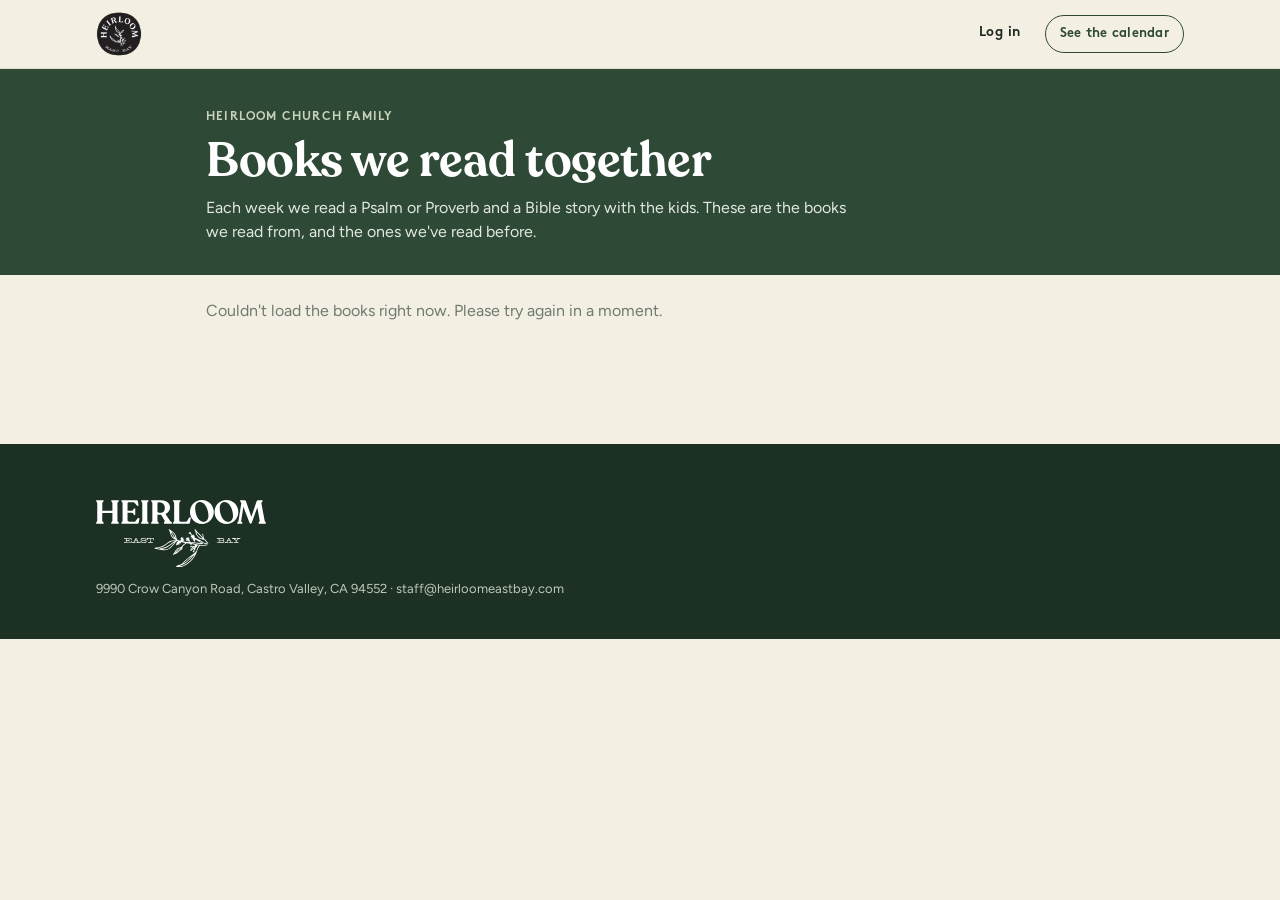
<file: books.html>
<!doctype html>
<html lang="en">
<head>
<meta charset="utf-8">
<meta name="viewport" content="width=device-width, initial-scale=1">
<title>Books we read together · Heirloom</title>
<link rel="icon" href="images/logo-badge.png">
<link rel="manifest" href="manifest.webmanifest">
<meta name="theme-color" content="#2e4a36">
<link rel="apple-touch-icon" href="images/app-icon-180.png">
<meta name="apple-mobile-web-app-capable" content="yes">
<meta name="mobile-web-app-capable" content="yes">
<meta name="apple-mobile-web-app-title" content="Heirloom">
<meta name="apple-mobile-web-app-status-bar-style" content="default">
<link rel="preconnect" href="https://fonts.googleapis.com">
<link rel="preconnect" href="https://fonts.gstatic.com" crossorigin>
<link href="https://fonts.googleapis.com/css2?family=Figtree:wght@400;500;600&family=Fraunces:opsz,wght@9..144,600&display=swap" rel="stylesheet">
<script src="theme.js?v=20261124d"></script>
<link rel="stylesheet" href="styles.css?v=20261124d">
<style>
  .page { padding-top: 24px; padding-bottom: 48px; display: grid; gap: 30px; max-width: 900px; }
  .loading { text-align: center; color: var(--muted); padding: 40px 0; }
  .sec h2 { font-size: clamp(24px, 4vw, 30px); color: var(--forest); margin: 0 0 14px; }
  .books { display: grid; grid-template-columns: repeat(auto-fill, minmax(min(100%, 380px), 1fr)); gap: 14px; }
  .book { display: grid; grid-template-columns: 110px minmax(0, 1fr); gap: 16px; align-items: start; background: var(--paper); border-radius: var(--radius); box-shadow: var(--shadow); padding: 16px; }
  .book img, .book .nocover { width: 110px; aspect-ratio: 2 / 3; object-fit: cover; border-radius: 6px; box-shadow: 0 4px 12px rgba(0,0,0,.18); background: var(--tint-sage); }
  .book .nocover { display: grid; place-items: center; font-size: 36px; }
  .bi { display: grid; gap: 4px; } .bi h3 { margin: 0; font-size: 20px; color: var(--forest-deep); }
  .bfor { font-family: var(--f-label); font-size: 11.5px; font-weight: 700; letter-spacing: .07em; text-transform: uppercase; color: var(--barn); }
  .bi p { margin: 0; color: var(--ink-soft); font-size: 15px; } .bi .bact { margin-top: 8px; }
  .past .book { grid-template-columns: 72px minmax(0, 1fr); padding: 12px; } .past .book img, .past .book .nocover { width: 72px; } .past .bi h3 { font-size: 17px; }
  .empty-s { color: var(--muted); margin: 0; }
  .intro { background: var(--forest-fill); color: #fff; padding-block: 34px 30px; }
  .intro .kicker { color: var(--sage); font-family: var(--f-label); font-weight: 700; font-size: 12px; letter-spacing: .1em; text-transform: uppercase; }
  .intro h1 { font-size: clamp(32px, 6vw, 48px); margin: 6px 0 8px; } .intro p { margin: 0; max-width: 640px; color: #e2e8df; }
</style>
</head>
<body>
  <header class="site-header">
    <div class="wrap">
      <a class="brand" href="index.html" aria-label="Heirloom Activities">
        <img class="badge" src="images/logo-badge.png" alt="">
      </a>
      <nav class="nav" aria-label="Main"><a class="btn btn-outline btn-sm nav-cal" href="index.html">See the calendar</a></nav>
    </div>
  </header>
  <section class="intro"><div class="wrap" style="max-width:900px">
    <span class="kicker">Heirloom church family</span>
    <h1>Books we read together</h1>
    <p>Each week we read a Psalm or Proverb and a Bible story with the kids. These are the books we read from, and the ones we've read before.</p>
  </div></section>
  <main class="wrap page" id="app" aria-live="polite"><p class="loading">Loading…</p></main>
  <footer class="site-footer"><div class="wrap"><div class="footer-small" style="border:0;margin:0;padding:0"><p><img src="images/logo-wordmark-white.svg" alt="Heirloom East Bay" style="width:170px;margin-bottom:12px"></p><p id="footLine"></p></div></div></footer>

<script src="config.js?v=20261124d"></script>
<script src="common.js?v=20261124d"></script>
<script src="nav.js?v=20261124d"></script>
<script src="books.js?v=20261124d"></script>
</body>
</html>
</file>
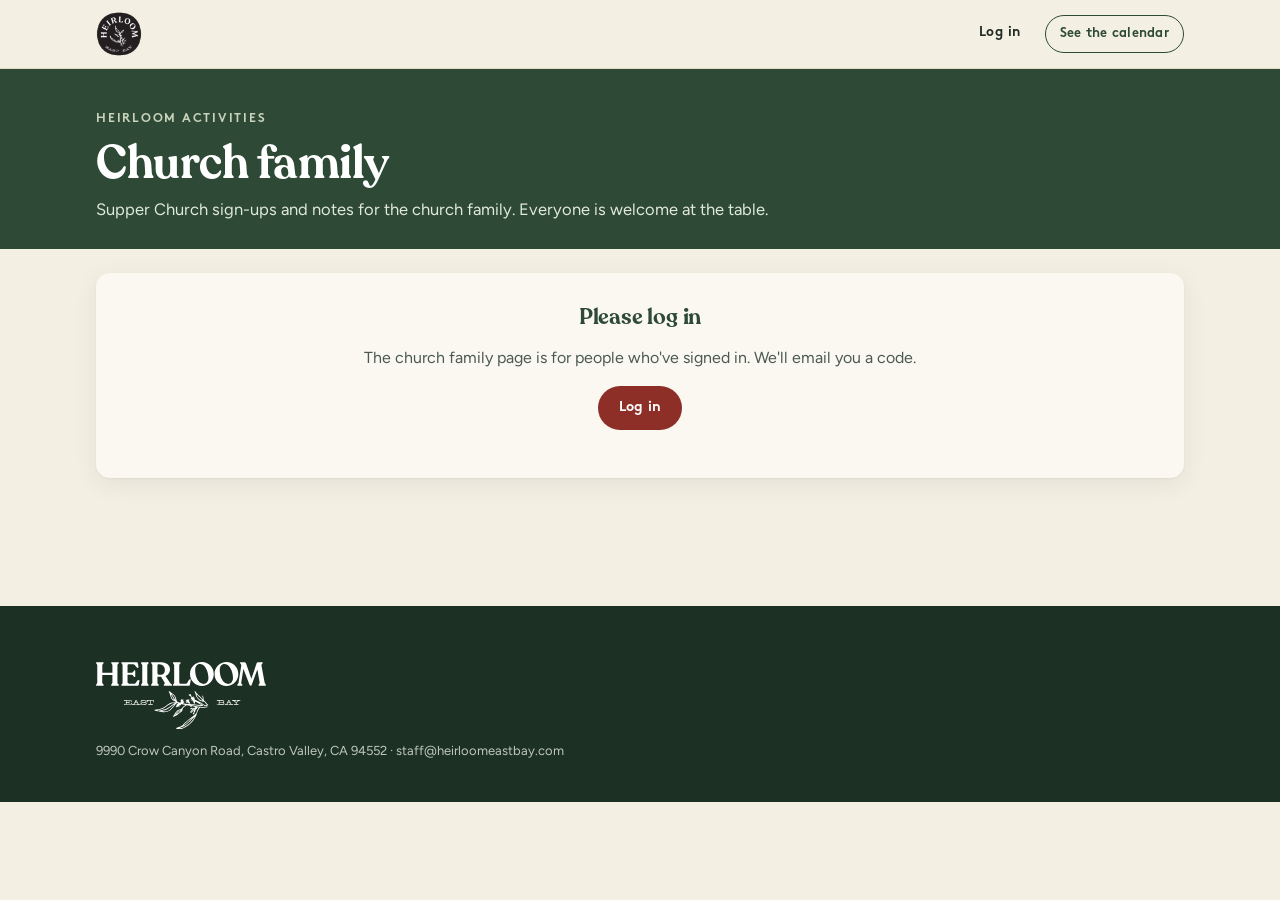
<file: church.html>
<!doctype html>
<html lang="en">
<head>
<meta charset="utf-8">
<meta name="viewport" content="width=device-width, initial-scale=1">
<title>Church family · Heirloom Activities</title>
<meta name="robots" content="noindex">
<link rel="icon" href="images/logo-badge.png">
<link rel="manifest" href="manifest.webmanifest">
<meta name="theme-color" content="#2e4a36">
<link rel="apple-touch-icon" href="images/app-icon-180.png">
<meta name="apple-mobile-web-app-capable" content="yes">
<meta name="mobile-web-app-capable" content="yes">
<meta name="apple-mobile-web-app-title" content="Heirloom">
<meta name="apple-mobile-web-app-status-bar-style" content="default">
<link rel="preconnect" href="https://fonts.googleapis.com">
<link rel="preconnect" href="https://fonts.gstatic.com" crossorigin>
<link href="https://fonts.googleapis.com/css2?family=Figtree:wght@400;500;600&family=Fraunces:opsz,wght@9..144,600&display=swap" rel="stylesheet">
<script src="theme.js?v=20261124d"></script>
<link rel="stylesheet" href="styles.css?v=20261124d">
<style>
  .intro { background: var(--forest-fill); color: #fff; padding-block: 36px 26px; }
  .intro .kicker { color: var(--sage); }
  .intro h1 { font-size: clamp(32px, 5vw, 46px); margin: 8px 0 8px; }
  .intro p { margin: 0; max-width: 42em; color: #e1e8dc; font-size: 16.5px; }
  .page { padding-top: 24px; padding-bottom: 56px; display: grid; gap: 34px; }
  .loading { text-align: center; color: var(--muted); padding: 40px 0; }
  .empty { background: var(--paper); border-radius: var(--radius); padding: 32px 24px; text-align: center; color: var(--ink-soft); box-shadow: var(--shadow); }
  .empty h2 { font-size: 22px; color: var(--forest); margin-bottom: 6px; }
  .msg { margin: 0; padding: 12px 16px; border-radius: 12px; font-weight: 600; }
  .msg.err { background: var(--tint-red); color: var(--barn-dark); }
  .msg.ok { background: var(--sage-soft); color: var(--forest-deep); }

  /* The Monday email (editing mode) */
  .weekly { background: var(--paper); border-radius: var(--radius); box-shadow: var(--shadow); padding: 18px; border: 2px solid #b9a5d6; display: grid; gap: 8px; }
  .weekly .sec-h { margin: 0; } .weekly p { margin: 0; } .wk-has { color: var(--ink-soft); font-size: 15px; } .wk-empty { color: var(--barn-dark); font-weight: 600; }
  .wk-btns { display: flex; flex-wrap: wrap; gap: 8px; align-items: center; margin-top: 4px; } .wk-last { color: var(--muted); font-size: 13.5px; }
  .wk-frame { width: 100%; height: min(62vh, 560px); border: 1.5px solid var(--line); border-radius: 12px; background: #f4efe3; }

  /* Editing mode (from Admin → Church) */
  .manage-bar { display: flex; flex-wrap: wrap; gap: 10px; align-items: center; justify-content: space-between; padding: 12px 16px; border-radius: 14px; background: var(--tint-purple); color: var(--purple-ink); border: 2px solid #b9a5d6; position: sticky; top: 8px; z-index: 5; }
  /* Player */
  .player .pbtn { display: inline-flex; align-items: center; gap: 8px; min-height: 46px; padding: 0 18px; border-radius: 999px; border: 0; background: var(--forest-fill); color: #fff; font: inherit; font-weight: 700; font-size: 15px; cursor: pointer; }
  .player .pbtn:disabled { opacity: .8; cursor: progress; } .player audio { width: 100%; height: 44px; } .player .perr { margin: 0; color: var(--barn-dark); font-size: 14px; }
  /* Passages */
  button.pill.script { border: 0; cursor: pointer; font: inherit; } button.pill.script[aria-expanded="true"] { outline: 2px solid var(--wheat); }
  .passage { margin: 2px 0 0; padding: 12px 14px; border-radius: 12px; background: var(--tint-wheat); border-left: 4px solid var(--wheat); }
  .passage h4 { margin: 0 0 6px; font-family: var(--f-title); font-size: 17px; color: var(--ink); }
  .passage .ptext { margin: 0; line-height: 1.7; font-size: 16px; color: var(--ink); } .passage sup { font-size: 10.5px; color: var(--barn); font-weight: 700; margin-right: 2px; }
  .passage .pfoot { margin: 8px 0 0; font-size: 12.5px; color: var(--muted); } .passage .ploading { margin: 0; color: var(--muted); }

  /* Books we read from */
  .books { display: grid; grid-template-columns: repeat(auto-fill, minmax(min(100%, 320px), 1fr)); gap: 12px; }
  .wk-auto { display: flex; gap: 10px; align-items: flex-start; margin: 14px 0 4px; padding-top: 12px; border-top: 1px solid var(--line); cursor: pointer; }
  .wk-auto input { width: 19px; height: 19px; margin-top: 2px; accent-color: var(--forest); flex: none; }
  .wk-auto span { display: grid; gap: 2px; } .wk-auto small { color: var(--ink-soft); font-size: 13.5px; line-height: 1.45; }
  .bk-more { font-family: var(--f-label); font-size: 12.5px; font-weight: 700; letter-spacing: .08em; text-transform: uppercase; color: var(--forest); margin: 20px 0 10px; }
  .book { display: grid; grid-template-columns: 96px minmax(0, 1fr); gap: 14px; align-items: start; background: var(--paper); border-radius: var(--radius); box-shadow: var(--shadow); padding: 14px; }
  .book img, .book .nocover { width: 96px; aspect-ratio: 2 / 3; object-fit: cover; border-radius: 6px; box-shadow: 0 4px 12px rgba(0,0,0,.18); background: var(--tint-sage); }
  .book .nocover { display: grid; place-items: center; font-size: 32px; }
  .book .bi { display: grid; gap: 4px; } .book h3 { margin: 0; font-size: 18px; color: var(--forest-deep); }
  .book .bfor { font-family: var(--f-label); font-size: 11.5px; font-weight: 700; letter-spacing: .07em; text-transform: uppercase; color: var(--barn); }
  .book .bau, .book .bdates { margin: 0; color: var(--ink-soft); font-size: 14.5px; } .book .bnote { margin: 2px 0 0; font-size: 14.5px; }
  .book .bact { margin: 6px 0 0; display: flex; flex-wrap: wrap; gap: 8px; align-items: center; }
  .book.small { grid-template-columns: 64px minmax(0, 1fr); } .book.small img, .book.small .nocover { width: 64px; } .book.small h3 { font-size: 16px; }
  .books.past { margin-top: 12px; }
  .rec .rbook { margin: 0; font-size: 14px; color: var(--ink-soft); } .rec .rbook a { color: var(--forest); font-weight: 700; }
  .bkprev { width: 90px; border-radius: 6px; margin-top: 6px; } .pickfile.pickimg::before { content: "🖼️"; }

  /* Special Sundays */
  .day-banner { margin: 0; display: grid; gap: 4px; padding: 12px 14px; border-radius: 12px; background: var(--tint-wheat); color: var(--wheat-ink); font-size: 15px; }
  .day-banner b { font-size: 17px; color: var(--ink); } .day-banner span { color: var(--ink-soft); }
  .sun.potluck { border-top: 5px solid var(--wheat); }
  .sun.off .day-banner { background: var(--tint-gray); color: var(--ink-soft); }
  .sun.skip { padding-block: 12px; opacity: .85; } .sun.skip h3 { font-size: 17px; margin: 0; } .sun.skip p { margin: 4px 0 0; color: var(--muted); font-size: 14.5px; }

  /* Listen: weekly recordings */
  .recs, .wk { display: grid; gap: 12px; }
  .wk { margin-top: 14px; } .wk h4 { margin: 0; font-family: var(--f-label); font-size: 12.5px; font-weight: 700; letter-spacing: .08em; text-transform: uppercase; color: var(--ink-soft); }
  .rec { background: var(--paper); border-radius: var(--radius); box-shadow: var(--shadow); padding: 16px; display: grid; gap: 8px; border-left: 5px solid var(--sage); }
  .rec h3 { margin: 0; font-size: 19px; color: var(--forest-deep); }
  .rec .rk { margin: 0; display: flex; justify-content: space-between; gap: 10px; font-family: var(--f-label); font-size: 12px; font-weight: 700; letter-spacing: .06em; text-transform: uppercase; color: var(--barn); }
  .rec .rk span + span { color: var(--muted); letter-spacing: 0; text-transform: none; font-size: 13px; }
  .rec .tags { margin: 0; }
  .rec audio { width: 100%; height: 44px; }
  .rec .rd summary { cursor: pointer; font-size: 14px; font-weight: 700; color: var(--forest); } .rec .rd p { margin: 6px 0 0; white-space: pre-wrap; color: var(--ink-soft); }
  .rec .rf { margin: 0; display: flex; flex-wrap: wrap; gap: 10px; align-items: center; font-size: 13px; } .rec .rf a { color: var(--muted); }
  .pickfile { display: flex; align-items: center; gap: 10px; min-height: 52px; padding: 10px 14px; border: 2px dashed var(--line); border-radius: 12px; cursor: pointer; font-weight: 600; color: var(--forest); background: var(--surface); }
  .pickfile input { position: absolute; width: 1px; height: 1px; opacity: 0; } .pickfile::before { content: "🎧"; font-size: 20px; }
  .pickfile:focus-within { border-color: var(--forest); }
  .cdlg div.f { display: grid; gap: 6px; font-weight: 600; font-size: 15px; } .cdlg div.f small { font-weight: 400; }

  /* Song of the month */
  .song { background: var(--paper); border-radius: var(--radius); box-shadow: var(--shadow); padding: 20px 18px; display: grid; gap: 12px; border-top: 5px solid var(--wheat); }
  .song .sec-h { margin-bottom: 0; }
  .song .kick { font-family: var(--f-label); font-weight: 700; font-size: 12px; letter-spacing: .08em; text-transform: uppercase; color: var(--barn); }
  .song .sbtns { display: flex; gap: 8px; flex-wrap: wrap; }
  .yt { position: relative; aspect-ratio: 16 / 9; border-radius: 12px; overflow: hidden; background: #000; }
  .yt iframe { position: absolute; inset: 0; width: 100%; height: 100%; border: 0; }
  .snote { margin: 0; color: var(--ink-soft); }
  .lyrics summary { cursor: pointer; font-family: var(--f-label); font-weight: 700; color: var(--forest); padding: 6px 0; }
  .ly { white-space: pre-wrap; line-height: 1.7; font-size: 16px; padding: 6px 0 4px; }
  .cr { margin: 0; font-size: 12.5px; color: var(--muted); }
  /* Church events */
  .cev { list-style: none; margin: 0; padding: 0; display: grid; gap: 10px; }
  .cev li { display: grid; grid-template-columns: 58px minmax(0, 1fr); gap: 14px; align-items: start; background: var(--paper); border-radius: 14px; box-shadow: var(--shadow); padding: 14px; }
  .cev .cd { display: grid; justify-items: center; background: var(--forest-fill); color: #fff; border-radius: 12px; padding: 6px 0 8px; }
  .cev .cd small { font-family: var(--f-label); font-size: 11px; font-weight: 700; letter-spacing: .08em; text-transform: uppercase; opacity: .85; }
  .cev .cd b { font-family: var(--f-title); font-size: 26px; line-height: 1; }
  .cev .ci { display: grid; gap: 3px; } .cev .ci > b { font-size: 17px; } .cev .ci > span { color: var(--ink-soft); font-size: 14.5px; }
  .cev .rep { font-size: 13.5px; color: var(--muted) !important; } .cev .pill { justify-self: start; }
  .cev details summary { cursor: pointer; font-size: 14px; font-weight: 700; color: var(--forest); } .cev details p { margin: 6px 0 0; white-space: pre-wrap; }
  .empty-s { margin: 0; color: var(--muted); }
  .cdlg .two { display: grid; grid-template-columns: 1fr 1fr; gap: 12px; } @media (max-width: 420px) { .cdlg .two { grid-template-columns: 1fr; } }
  .cdlg .chk small { font-weight: 400; }
  .cdlg label.f input:not([type="checkbox"]), .cdlg label.f textarea { width: 100%; min-height: 48px; padding: 10px 13px; background: var(--surface); color: var(--ink); border: 1.5px solid var(--line); border-radius: 10px; font: inherit; font-size: 16px; font-weight: 400; }
  .cdlg label.f textarea { resize: vertical; line-height: 1.5; }
  .cdlg label.f input:focus, .cdlg label.f textarea:focus { outline: none; border-color: var(--forest); box-shadow: 0 0 0 3px rgba(46,74,54,.15); }

  .sec-h { display: flex; flex-wrap: wrap; align-items: end; justify-content: space-between; gap: 10px 16px; margin-bottom: 14px; }
  .sec-h h2 { font-size: clamp(24px, 4vw, 30px); color: var(--forest); margin: 0; }
  .sec-h p { margin: 4px 0 0; color: var(--ink-soft); }

  /* How many Sundays still need a main: the first thing people see */
  .need-bar { display: flex; align-items: center; gap: 12px; padding: 14px 18px; border-radius: 14px; background: var(--tint-wheat); color: var(--wheat-ink); font-weight: 600; border: 2px solid var(--wheat); }
  .need-bar b { font-family: var(--f-title); font-size: 30px; line-height: 1; color: var(--barn-dark); }
  .need-bar.done { background: var(--sage-soft); color: var(--forest-deep); border-color: var(--sage); }

  .diet { margin: 0 0 14px; padding: 12px 16px; background: var(--paper); border-radius: 12px; color: var(--ink-soft); font-size: 15px; box-shadow: var(--shadow); }
  .diet b { color: var(--ink); }
  .diet span { display: inline-block; margin: 2px 4px 2px 0; padding: 2px 10px; border-radius: 999px; background: var(--sage-soft); color: var(--forest-deep); font-weight: 600; font-size: 13.5px; }

  .suns { display: grid; gap: 14px; grid-template-columns: repeat(auto-fill, minmax(min(100%, 330px), 1fr)); }
  .sun { position: relative; background: var(--paper); border-radius: var(--radius); box-shadow: var(--shadow); padding: 16px 18px 16px 22px; display: grid; gap: 12px; align-content: start; overflow: hidden; }
  .sun::before { content: ""; position: absolute; inset: 0 auto 0 0; width: 7px; background: var(--forest-fill); }
  .sun.need { background: var(--tint-wheat); outline: 2px solid var(--wheat); }
  .sun.need::before { background: var(--barn-fill); }
  .sun h3 { font-size: 21px; color: var(--forest-deep); margin: 0; display: flex; flex-wrap: wrap; align-items: baseline; gap: 6px 10px; }
  .sun h3 small { font-family: var(--f-body, inherit); font-size: 13px; font-weight: 600; color: var(--muted); }
  .pill { font-family: var(--f-label); font-weight: 700; font-size: 11px; letter-spacing: .05em; text-transform: uppercase; padding: 5px 10px; border-radius: 999px; white-space: normal; max-width: 100%; overflow-wrap: anywhere; }
  .pill.need { background: var(--barn-fill); color: #fff; }
  .pill.ok { background: var(--forest-fill); color: #fff; }
  .pill.kind { background: var(--sage-soft); color: var(--forest-deep); }
  .main-row { display: grid; gap: 8px; }
  .main-row .dish { font-size: 18px; font-weight: 600; color: var(--ink); }
  .main-row .by { color: var(--ink-soft); font-size: 14.5px; }
  .main-need { display: grid; gap: 10px; }
  .main-need p { margin: 0; color: var(--wheat-ink); font-weight: 600; }
  .bring { list-style: none; margin: 0; padding: 0; display: grid; gap: 7px; }
  .bring li { display: flex; flex-wrap: wrap; align-items: center; gap: 6px 8px; font-size: 15px; }
  .bring .by { color: var(--muted); font-size: 13.5px; }
  .bring .none { color: var(--muted); font-size: 14.5px; }
  .acts { display: flex; flex-wrap: wrap; gap: 8px; align-items: center; }
  .quiet { appearance: none; background: none; border: 0; padding: 4px 2px; font: inherit; font-size: 13.5px; font-weight: 600; color: var(--forest); text-decoration: underline; cursor: pointer; min-height: 32px; }
  .quiet.del { color: var(--barn-dark); }
  .sun .note-link { font-size: 14px; font-weight: 600; }

  /* Notes */
  .note { background: var(--paper); border-radius: var(--radius); box-shadow: var(--shadow); padding: 20px 22px; }
  .note h3 { font-size: 22px; color: var(--forest-deep); margin: 0 0 4px; }
  .note .meta { color: var(--muted); font-size: 13.5px; margin: 0 0 12px; display: flex; flex-wrap: wrap; gap: 6px 10px; align-items: center; }
  .note .body { font-size: 16.5px; line-height: 1.6; overflow-wrap: anywhere; }
  .note .body p { margin: 0 0 12px; } .note .body p:last-child, .note .body ul:last-child, .note .body ol:last-child { margin-bottom: 0; }
  .note .body ul, .note .body ol { margin: 0 0 12px; padding-left: 22px; }
  .note .body a { color: var(--forest); font-weight: 600; }
  .older { display: grid; gap: 10px; margin-top: 12px; }
  .older > summary, details.note > summary { cursor: pointer; font-weight: 600; color: var(--forest); }
  details.note { padding: 14px 18px; }
  details.note > summary { font-size: 16.5px; color: var(--forest-deep); }
  details.note > summary small { color: var(--muted); font-weight: 400; margin-left: 6px; }
  details.note[open] > summary { margin-bottom: 10px; }

  .about { background: var(--paper); border-radius: var(--radius); box-shadow: var(--shadow); padding: 18px 22px; }
  .about summary { cursor: pointer; font-family: var(--f-title); font-size: 20px; color: var(--forest); }
  .about .in { margin-top: 12px; display: grid; gap: 10px; color: var(--ink-soft); line-height: 1.55; }
  .about .in p, .about .in ol { margin: 0; } .about .in ol { padding-left: 22px; } .about b { color: var(--ink); }

  dialog.cdlg { border: 0; border-radius: 18px; padding: 0; width: min(560px, calc(100vw - 20px)); max-height: calc(100dvh - 20px); background: var(--paper); color: var(--ink); box-shadow: 0 30px 80px rgba(20,30,22,.35); }
  dialog.cdlg::backdrop { background: rgba(20,30,22,.55); }
  .cdlg .in { padding: 22px 20px; display: grid; gap: 14px; }
  .cdlg h2 { font-size: 24px; color: var(--forest); margin: 0; }
  .cdlg p { margin: 0; color: var(--ink-soft); }
  .cdlg label.f { display: grid; gap: 5px; font-weight: 600; font-size: 15px; }
  .cdlg input[type="text"], .cdlg select { width: 100%; min-height: 48px; padding: 10px 13px; background: var(--surface); border: 1.5px solid var(--line); border-radius: 10px; font: inherit; font-size: 16px; font-weight: 400; }
  .cdlg input[type="text"]:focus, .cdlg select:focus, .ed:focus { outline: none; border-color: var(--forest); box-shadow: 0 0 0 3px rgba(46,74,54,.15); }
  .cdlg .opt { font-weight: 400; color: var(--muted); }
  .kinds { display: flex; flex-wrap: wrap; gap: 8px; }
  .kinds label { display: inline-flex; align-items: center; gap: 7px; min-height: 44px; padding: 8px 16px; border: 1.5px solid var(--line); border-radius: 999px; background: var(--surface); font-weight: 600; cursor: pointer; }
  .kinds input { accent-color: var(--forest); }
  .kinds label:has(input:checked) { border-color: var(--forest); background: var(--sage-soft); }
  .cdlg .btns { display: flex; flex-wrap: wrap; gap: 8px; justify-content: flex-end; align-items: center; }
  .cdlg .err { margin-right: auto; color: var(--barn-dark); font-weight: 600; font-size: 14px; }
  .chk { display: flex; gap: 10px; align-items: flex-start; cursor: pointer; font-size: 15.5px; }
  .chk input { width: 20px; height: 20px; margin-top: 2px; accent-color: var(--forest); flex: none; }
  /* The note editor: the same look as the event form's "More details" */
  dialog.cdlg.wide { width: min(760px, calc(100vw - 20px)); }
  .rte { border: 1.5px solid var(--line); border-radius: 12px; background: var(--surface); overflow: hidden; }
  .rte:focus-within { border-color: var(--forest); box-shadow: 0 0 0 3px rgba(46,74,54,.15); }
  .rte-bar { display: flex; flex-wrap: wrap; gap: 4px; padding: 6px; border-bottom: 1px solid var(--line); background: var(--surface); }
  .rte-bar button { display: inline-flex; align-items: center; gap: 5px; min-width: 40px; min-height: 40px; padding: 4px 10px; border: 0; border-radius: 8px; background: transparent; color: var(--ink); font: inherit; font-size: 15px; font-weight: 600; cursor: pointer; }
  .rte-bar button:hover { background: var(--sage-soft); }
  .rte-link { display: flex; flex-wrap: wrap; gap: 6px; padding: 8px; border-bottom: 1px solid var(--line); background: var(--surface); } .rte-link[hidden] { display: none; }
  .rte-link input { flex: 1 1 200px; min-height: 40px !important; }
  .ed { min-height: 220px; max-height: 46vh; overflow-y: auto; padding: 12px 14px; outline: none; font-size: 16px; line-height: 1.55; }
  .ed:empty::before { content: attr(data-ph); color: #a9a293; }
  .ed img, .note .body img { max-width: 100%; height: auto; border-radius: 10px; margin: 8px 0; display: block; }
  .ed h3, .note .body h3, .note .body h4 { font-family: var(--f-title); font-size: 20px; color: var(--forest-deep); margin: 14px 0 4px; }
  .ed p { margin: 0 0 10px; } .ed ul, .ed ol { margin: 0 0 10px; padding-left: 22px; } .ed a { color: var(--forest); }
  .ed blockquote, .note .body blockquote { margin: 0 0 12px; padding: 6px 0 6px 16px; border-left: 4px solid var(--wheat); color: var(--ink-soft); font-style: italic; }
  .edstat { margin: -6px 0 0 !important; font-size: 13.5px; min-height: 0; } .edstat:empty { display: none; }
  .sugg { font-size: 13.5px; display: flex; flex-wrap: wrap; gap: 6px; align-items: center; margin-top: -6px !important; }
  /* Finding notes */
  .nfind { display: flex; flex-wrap: wrap; gap: 8px; margin-bottom: 14px; }
  .nfind input, .nfind select { min-height: 46px; padding: 9px 13px; background: var(--surface); border: 1.5px solid var(--line); border-radius: 10px; font: inherit; font-size: 16px; }
  .nfind input { flex: 2 1 220px; } .nfind select { flex: 1 1 150px; }
  .nfind input:focus, .nfind select:focus { outline: none; border-color: var(--forest); box-shadow: 0 0 0 3px rgba(46,74,54,.15); }
  .found { margin: 0 0 12px; color: var(--ink-soft); font-weight: 600; }
  .note .tags { margin: 0 0 14px; display: flex; flex-wrap: wrap; gap: 6px; }
  .pill.theme { appearance: none; border: 0; cursor: pointer; background: var(--tint-purple); color: var(--purple-ink); font-family: var(--f-label); }
  .pill.theme:hover { background: var(--tint-purple); }
  .pill.script { background: var(--tint-wheat); color: var(--wheat-ink); text-decoration: none; }
  .pill.script:hover { background: var(--tint-wheat); }
</style>
</head>
<body>
  <header class="site-header">
    <div class="wrap">
      <a class="brand" href="index.html" aria-label="Heirloom Activities">
        <img class="badge" src="images/logo-badge.png" alt="">
      </a>
      <nav class="nav" aria-label="Main"><a class="btn btn-outline btn-sm nav-cal" href="index.html">See the calendar</a></nav>
    </div>
  </header>

  <section class="intro">
    <div class="wrap">
      <span class="kicker">Heirloom Activities</span>
      <h1 id="hello">Church family</h1>
      <p>Supper Church sign-ups and notes for the church family. Everyone is welcome at the table.</p>
    </div>
  </section>

  <main class="wrap page" id="app" aria-live="polite"><p class="loading">Loading…</p></main>

  <dialog class="cdlg" id="dlg"><div class="in" id="dlgIn"></div></dialog>

  <footer class="site-footer">
    <div class="wrap">
      <div class="footer-small" style="border:0;margin:0;padding:0">
        <p><img src="images/logo-wordmark-white.svg" alt="Heirloom East Bay" style="width:170px;margin-bottom:12px"></p>
        <p id="footLine"></p>
      </div>
    </div>
  </footer>

<script src="config.js?v=20261124d"></script>
<script src="common.js?v=20261124d"></script>
<script src="nav.js?v=20261124d"></script>
<script src="install.js?v=20261124d"></script>
<script src="welcome.js?v=20261124d"></script>
<script src="church.js?v=20261124d"></script>
</body>
</html>
</file>
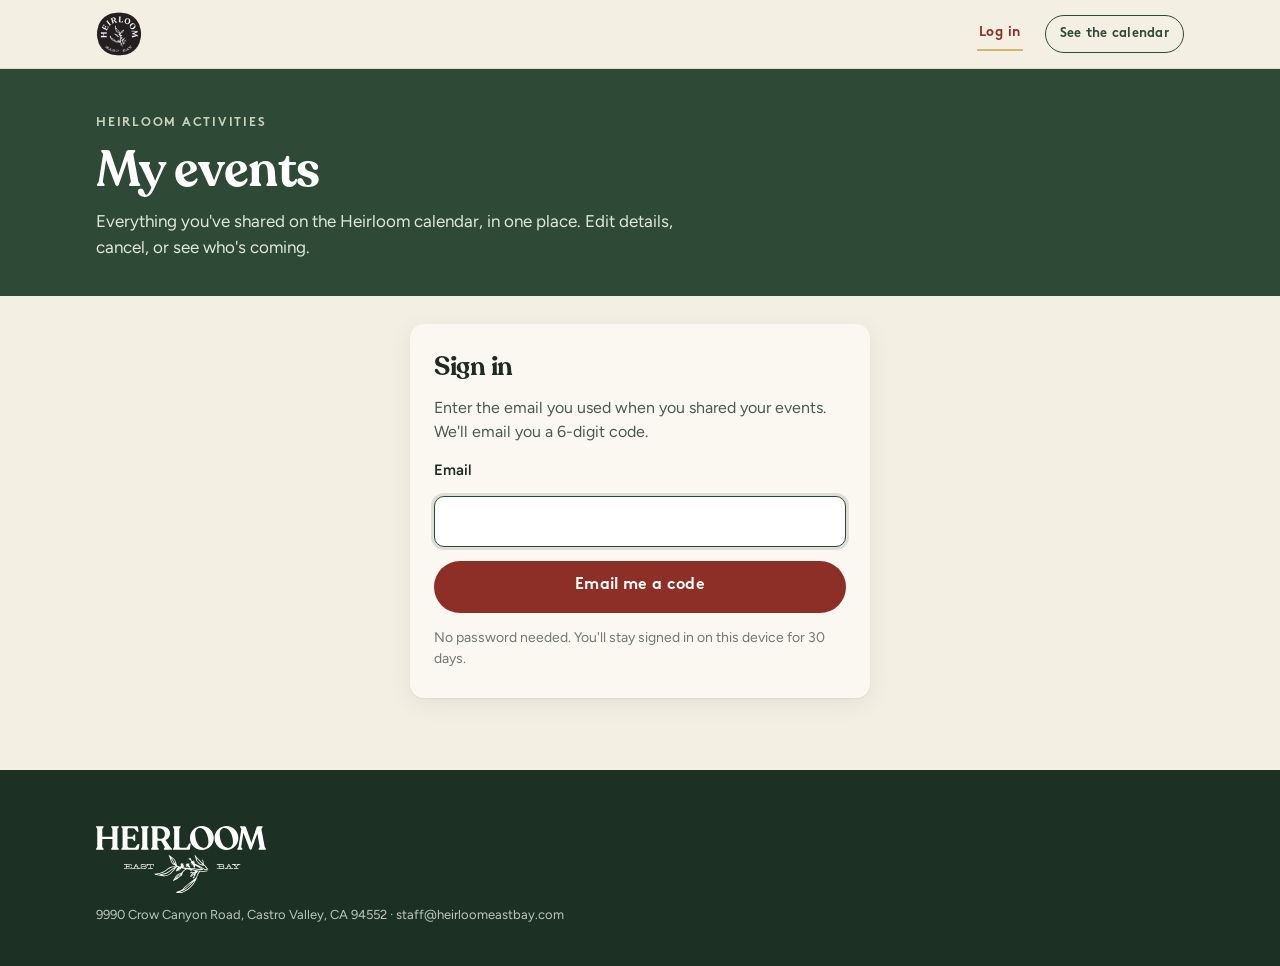
<file: home.html>
<!doctype html>
<html lang="en">
<head>
<meta charset="utf-8">
<meta name="viewport" content="width=device-width, initial-scale=1">
<title>Home · Heirloom Activities</title>
<meta name="robots" content="noindex">
<link rel="icon" href="images/logo-badge.png">
<link rel="manifest" href="manifest.webmanifest">
<meta name="theme-color" content="#2e4a36">
<link rel="apple-touch-icon" href="images/app-icon-180.png">
<meta name="apple-mobile-web-app-capable" content="yes">
<meta name="mobile-web-app-capable" content="yes">
<meta name="apple-mobile-web-app-title" content="Heirloom">
<meta name="apple-mobile-web-app-status-bar-style" content="default">
<link rel="preconnect" href="https://fonts.googleapis.com">
<link rel="preconnect" href="https://fonts.gstatic.com" crossorigin>
<link href="https://fonts.googleapis.com/css2?family=Figtree:wght@400;500;600&family=Fraunces:opsz,wght@9..144,600&display=swap" rel="stylesheet">
<script src="theme.js?v=20261124d"></script>
<link rel="stylesheet" href="styles.css?v=20261124d">
<style>
  .hero { background: var(--forest-fill); color: #fff; padding-block: 26px 22px; }
  .hero .kicker { color: var(--sage); font-family: var(--f-label); font-weight: 700; font-size: 12px; letter-spacing: .1em; text-transform: uppercase; }
  .hero h1 { font-size: clamp(32px, 7vw, 46px); margin: 6px 0 0; }
  .page { padding-top: 20px; padding-bottom: 40px; display: grid; grid-template-columns: minmax(0, 1fr); gap: 22px; max-width: 760px; }
  .loading { text-align: center; color: var(--muted); padding: 40px 0; }
  .hcard { grid-template-columns: minmax(0, 1fr); background: var(--paper); border-radius: var(--radius); box-shadow: var(--shadow); padding: 18px 18px; display: grid; gap: 12px; }
  .hcard > header { display: flex; justify-content: space-between; align-items: baseline; gap: 10px; flex-wrap: wrap; }
  .hcard h2 { font-size: clamp(21px, 5vw, 25px); color: var(--forest); margin: 0; }
  .hcard header a, .more { font-family: var(--f-label); font-weight: 700; font-size: 13.5px; color: var(--barn-dark); text-decoration: none; }
  .hcard header a:hover, .more:hover { text-decoration: underline; }
  .hero .hrow { display: flex; flex-wrap: wrap; align-items: center; justify-content: space-between; gap: 10px 16px; }
  .hchurch { display: inline-flex; align-items: center; gap: 7px; padding: 9px 16px; border-radius: 999px; background: var(--wheat, #d8b56a); color: #2a2a1e; font-weight: 700; font-size: 15px; text-decoration: none; white-space: nowrap; }
  .hchurch[hidden] { display: none; }
  .hchurch:hover { filter: brightness(1.05); }
  .shifts.chores li { grid-template-columns: minmax(84px, auto) 1fr auto; }
  .shifts.chores .n { grid-column: 3; grid-row: 1; }
  .shifts.chores .cw { font-weight: 600; color: var(--ink); min-width: 0; overflow-wrap: anywhere; }
  .quick { display: grid; gap: 10px; }
  .quick .row { display: grid; grid-template-columns: 1fr 1fr; gap: 10px; } .quick .row.one { grid-template-columns: 1fr; }
  .qbtn { display: flex; align-items: center; justify-content: center; gap: 8px; min-height: 58px; padding: 12px 14px; border-radius: 16px; font-family: var(--f-label); font-weight: 700; font-size: 16px; text-decoration: none; text-align: center; line-height: 1.2; }
  .qbtn.a { background: var(--barn-fill); color: #fff; } .qbtn.a:hover { background: var(--barn-dark-fill); }
  .qbtn.b { background: var(--forest-fill); color: #fff; } .qbtn.b:hover { background: var(--forest-deep-fill); }
  .qbtn span { font-size: 20px; }
  .qsmall { justify-self: center; font-family: var(--f-label); font-weight: 700; font-size: 14px; color: var(--forest); text-decoration: underline; text-underline-offset: 3px; padding: 4px; }
  .alerts { background: var(--tint-wheat); border: 2px solid var(--wheat); }
  .alerts h2 { color: var(--wheat-ink); }
  .al { list-style: none; margin: 0; padding: 0; display: grid; gap: 8px; }
  .al li { display: grid; grid-template-columns: 1fr auto; gap: 4px 10px; align-items: center; background: var(--surface); border-radius: 12px; padding: 11px 13px; border: 1.5px solid var(--line); }
  .al .t { font-family: var(--f-label); font-size: 11px; font-weight: 700; letter-spacing: .06em; text-transform: uppercase; color: var(--wheat-ink); }
  .al b { display: block; font-size: 15.5px; color: var(--ink); } .al a.go { color: inherit; text-decoration: none; } .al a.go:hover b { text-decoration: underline; }
  .al .s { display: block; color: var(--ink-soft); font-size: 14px; }
  .al .done { appearance: none; border: 1.5px solid var(--line); background: var(--paper); border-radius: 999px; padding: 7px 13px; font: inherit; font-size: 13px; font-weight: 700; color: var(--forest); cursor: pointer; min-height: 38px; }
  .al .done:hover { border-color: var(--forest); }
  .empty-s { margin: 0; color: var(--muted); font-size: 14.5px; }
  .days { display: grid; gap: 14px; }
  .day h3 { margin: 0 0 6px; font-family: var(--f-label); font-size: 12.5px; font-weight: 700; letter-spacing: .08em; text-transform: uppercase; color: var(--ink-soft); }
  .day.today h3 { color: var(--barn); }
  .evs { list-style: none; margin: 0; padding: 0; display: grid; gap: 6px; }
  .evs a, .evs > li > div { display: grid; grid-template-columns: 74px minmax(0, 1fr) auto; gap: 10px; align-items: baseline; padding: 9px 11px; border-radius: 10px; background: var(--surface); border: 1.5px solid var(--line); color: inherit; text-decoration: none; }
  .evs a:hover { border-color: var(--forest); }
  .evs .tm { font-variant-numeric: tabular-nums; font-size: 13.5px; color: var(--ink-soft); font-weight: 600; }
  .hcard.pastor { border-top: 4px solid var(--wheat, #d8b56a); }
  .pastor .psub { margin: -4px 0 10px; color: var(--ink-soft); font-size: 14px; }
  .plist { list-style: none; margin: 0; padding: 0; display: grid; }
  .plist li { display: grid; grid-template-columns: 28px minmax(0, 1fr) auto; gap: 10px; align-items: center; padding: 10px 0; border-top: 1px solid var(--line); }
  .plist li:first-child { border-top: 0; }
  .plist .pk { width: 24px; height: 24px; border-radius: 7px; border: 2px solid var(--line); display: grid; place-items: center; font-weight: 700; font-size: 14px; color: #fff; }
  .plist li.ok .pk { background: var(--forest); border-color: var(--forest); }
  .plist li.info .pk { border: 0; font-size: 18px; }
  .plist .pt { display: grid; gap: 1px; min-width: 0; } .plist .pt small { color: var(--ink-soft); font-size: 13px; overflow-wrap: anywhere; }
  .plist li.ok .pt b { color: var(--ink-soft); font-weight: 600; }
  .plist .pl { font-size: 13.5px; font-weight: 600; color: var(--forest); white-space: nowrap; }
  .plist .need { color: #8e2f27; }
  .pastor .pdone { margin: 0; font-weight: 600; } .pastor .pdone span { display: block; font-weight: 400; color: var(--ink-soft); font-size: 14px; margin-top: 2px; }
  .hmore { display: flex; flex-wrap: wrap; gap: 8px; align-items: center; margin-top: 12px; }
  .hmore .thru { display: inline-flex; flex-wrap: wrap; gap: 6px; align-items: center; font-size: 14px; font-weight: 600; }
  .hmore .thru input { min-height: 36px; padding: 4px 8px; border: 1.5px solid var(--line); border-radius: 9px; background: var(--surface); color: var(--ink); font: inherit; font-weight: 400; }
  .evs .thumb { width: 54px; height: 54px; border-radius: 9px; object-fit: cover; align-self: center; background: var(--line); }
  .evs b { font-size: 15px; } .evs .loc { display: block; font-size: 13px; color: var(--muted); }
  .tag { display: inline-block; margin-left: 6px; padding: 2px 8px; border-radius: 999px; font-family: var(--f-label); font-size: 10.5px; font-weight: 700; letter-spacing: .05em; text-transform: uppercase; vertical-align: 2px; background: var(--tint-sage); color: var(--sage-ink); }
  .tag.mine { background: var(--sage-soft); color: var(--forest-deep); } .tag.need { background: var(--tint-red); color: var(--barn-dark); }
  .shifts { list-style: none; margin: 0; padding: 0; display: grid; gap: 6px; }
  .shifts li { display: grid; grid-template-columns: 1fr auto; gap: 2px 10px; align-items: center; padding: 10px 12px; border-radius: 10px; background: var(--surface); border: 1.5px solid var(--line); }
  .hmonth { margin-bottom: 12px; }
  .hmonth .mh { display: flex; flex-wrap: wrap; justify-content: space-between; gap: 2px 10px; margin: 0 0 6px; font-size: 13.5px; }
  .hmonth .mh a { color: var(--forest); font-weight: 600; font-size: 13px; }
  .shifts li.mc { grid-template-columns: 32px 1fr; align-items: start; }
  .shifts li.mc > span { display: grid; gap: 1px; min-width: 0; overflow-wrap: anywhere; }
  .shifts li.mc .md { font-size: 13px; color: var(--ink-soft); }
  .shifts li.mc.done b { text-decoration: line-through; opacity: .6; }
  .mcheck { width: 28px; height: 28px; border-radius: 8px; border: 2px solid var(--forest); background: transparent; color: #fff; font-size: 16px; font-weight: 700; line-height: 1; cursor: pointer; display: grid; place-items: center; padding: 0; }
  .mcheck[aria-pressed="true"] { background: var(--forest); }
  .mcheck .spinner { width: 13px; height: 13px; }
  .shifts li.off { opacity: .6; background: var(--surface); }
  .shifts b { font-size: 15px; } .shifts span { color: var(--ink-soft); font-size: 13.5px; } .shifts .n { grid-column: 2; grid-row: 1 / span 2; font-size: 12.5px; color: var(--muted); text-align: right; max-width: 130px; }
  .sup { display: grid; gap: 8px; }
  .sup .main { display: flex; align-items: center; justify-content: space-between; gap: 10px; flex-wrap: wrap; padding: 12px 14px; border-radius: 12px; background: var(--surface); border: 1.5px solid var(--line); }
  .sup .main.need { background: var(--tint-red); border-color: #e7b9ae; }
  .sup .main b { font-size: 16px; } .sup .main.need b { color: var(--barn-dark); }
  .sup ul { margin: 0; padding-left: 20px; color: var(--ink-soft); font-size: 14.5px; display: grid; gap: 3px; }
  .note { display: grid; grid-template-columns: 1fr; gap: 10px; text-decoration: none; color: inherit; }
  .note img { width: 100%; max-height: 190px; object-fit: cover; border-radius: 12px; }
  .note h3 { margin: 0; font-size: 19px; color: var(--forest-deep); } .note p { margin: 0; color: var(--ink-soft); line-height: 1.55; font-size: 15px; }
  .note small { color: var(--muted); font-size: 13px; }
  .mini { display: flex; gap: 10px; flex-wrap: wrap; }
  .mini a { flex: 1 1 140px; display: grid; gap: 2px; padding: 12px 14px; border-radius: 12px; background: var(--surface); border: 1.5px solid var(--line); text-decoration: none; color: inherit; }
  .mini a b { font-family: var(--f-title); font-size: 26px; color: var(--forest); line-height: 1; } .mini a span { font-size: 13.5px; color: var(--ink-soft); }
  .prefs { display: grid; gap: 8px; } .prefs label { display: flex; gap: 10px; align-items: flex-start; font-size: 15px; cursor: pointer; } .prefs input { width: 20px; height: 20px; margin-top: 1px; accent-color: var(--forest); flex: none; }
  .msg { margin: 0; padding: 12px 16px; border-radius: 12px; font-weight: 600; } .msg.err { background: var(--tint-red); color: var(--barn-dark); } .msg.ok { background: var(--sage-soft); color: var(--forest-deep); }
  @media (max-width: 420px) { .qbtn { font-size: 15px; min-height: 54px; } .evs a, .evs > li > div { grid-template-columns: 64px minmax(0, 1fr) auto; } .evs .thumb { width: 46px; height: 46px; } }
</style>
</head>
<body>
  <header class="site-header">
    <div class="wrap">
      <a class="brand" href="home.html" aria-label="Heirloom Activities home">
        <img class="badge" src="images/logo-badge.png" alt="">
      </a>
      <nav class="nav" aria-label="Main"><a class="btn btn-outline btn-sm nav-cal" href="index.html">See the calendar</a></nav>
    </div>
  </header>
  <section class="hero"><div class="wrap" style="max-width:760px"><span class="kicker" id="hDate"></span><div class="hrow"><h1 id="hHi">Welcome!</h1><a class="hchurch" id="hChurch" href="church.html" hidden><span aria-hidden="true">⛪</span> Church fam</a></div></div></section>
  <main class="wrap page" id="app" aria-live="polite"><p class="loading">Loading…</p></main>
  <footer class="site-footer"><div class="wrap"><div class="footer-small" style="border:0;margin:0;padding:0"><p><img src="images/logo-wordmark-white.svg" alt="Heirloom East Bay" style="width:170px;margin-bottom:12px"></p><p id="footLine"></p></div></div></footer>

<script src="config.js?v=20261124d"></script>
<script src="common.js?v=20261124d"></script>
<script src="nav.js?v=20261124d"></script>
<script src="install.js?v=20261124d"></script>
<script src="welcome.js?v=20261124d"></script>
<script src="home.js?v=20261124d"></script>
</body>
</html>
</file>
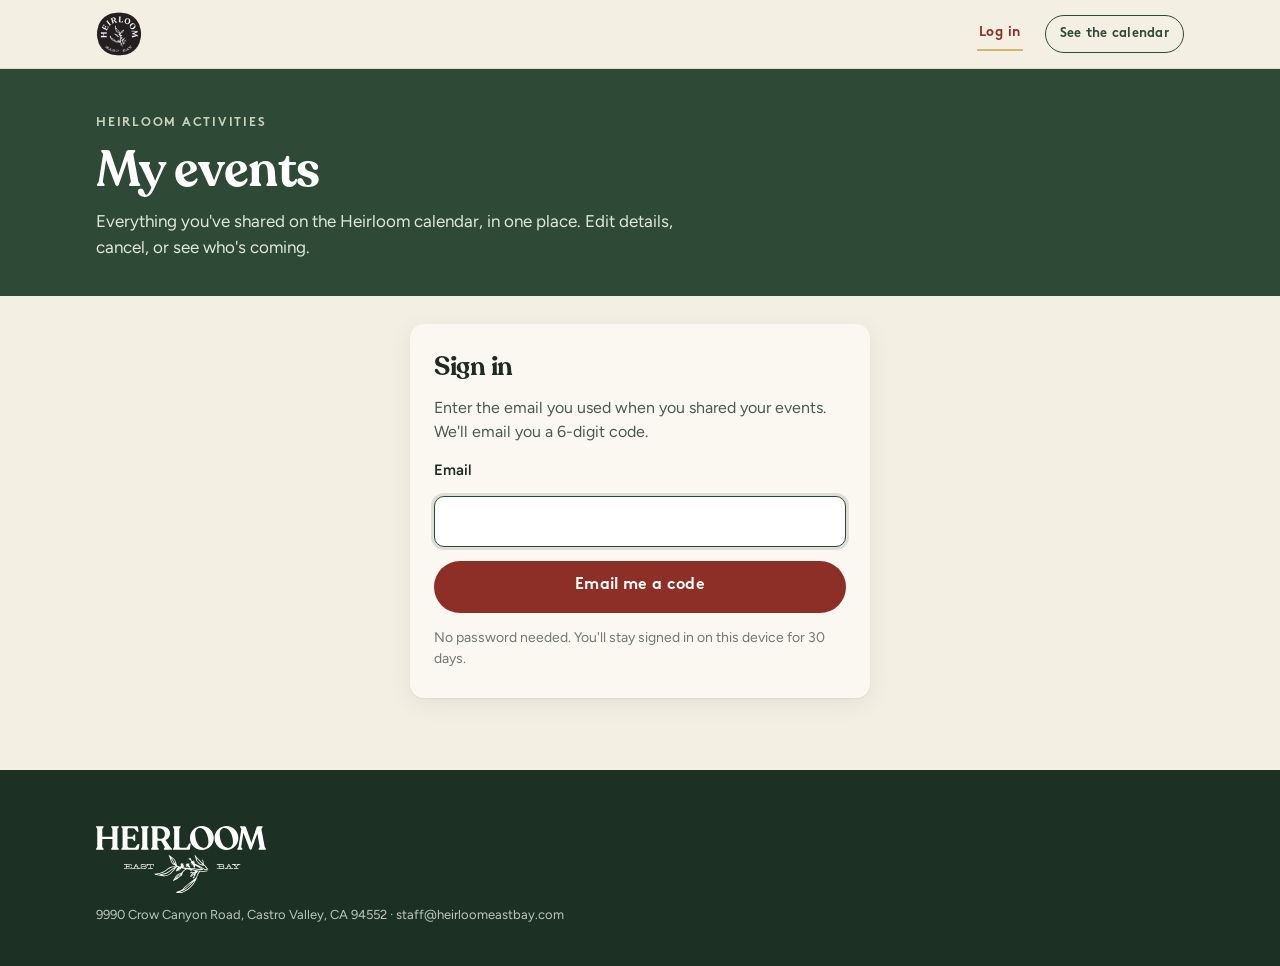
<file: mine.html>
<!doctype html>
<html lang="en">
<head>
<meta charset="utf-8">
<meta name="viewport" content="width=device-width, initial-scale=1">
<title>My events · Heirloom Activities</title>
<meta name="description" content="See, edit and cancel the events you've shared on the Heirloom calendar.">
<meta name="robots" content="noindex">
<link rel="icon" href="images/logo-badge.png">
<link rel="manifest" href="manifest.webmanifest">
<meta name="theme-color" content="#2e4a36">
<link rel="apple-touch-icon" href="images/app-icon-180.png">
<meta name="apple-mobile-web-app-capable" content="yes">
<meta name="mobile-web-app-capable" content="yes">
<meta name="apple-mobile-web-app-title" content="Heirloom">
<meta name="apple-mobile-web-app-status-bar-style" content="default">
<link rel="preconnect" href="https://fonts.googleapis.com">
<link rel="preconnect" href="https://fonts.gstatic.com" crossorigin>
<link href="https://fonts.googleapis.com/css2?family=Figtree:wght@400;500;600&family=Fraunces:opsz,wght@9..144,600&display=swap" rel="stylesheet">
<script src="theme.js?v=20261124d"></script>
<link rel="stylesheet" href="styles.css?v=20261124d">
<style>
  .intro { background: var(--forest-fill); color: #fff; padding-block: 40px 36px; }
  .intro .kicker { color: var(--sage); }
  .intro h1 { font-size: clamp(34px, 5vw, 50px); margin: 8px 0 10px; }
  .intro p { margin: 0; max-width: 34em; color: #e1e8dc; font-size: 17px; }
  .page { max-width: 820px; margin: 0 auto; padding-top: 28px; }

  /* Sign in */
  .signin { max-width: 460px; margin: 0 auto; background: var(--paper); border-radius: var(--radius); box-shadow: var(--shadow); padding: 28px 24px; display: grid; gap: 14px; }
  .signin h2 { font-size: 26px; }
  .signin p { margin: 0; color: var(--ink-soft); }
  .signin label { font-weight: 600; font-size: 15px; }
  .signin input { width: 100%; min-height: 50px; padding: 11px 14px; background: var(--surface); border: 1.5px solid var(--line); border-radius: 10px; font-size: 17px; }
  .signin input:focus { outline: none; border-color: var(--forest); box-shadow: 0 0 0 3px rgba(46,74,54,.15); }
  .signin input.code { font-family: var(--f-title); font-size: 30px; letter-spacing: .3em; text-align: center; }
  .signin .btn { width: 100%; min-height: 52px; font-size: 16px; }
  .signin .small { font-size: 14px; color: var(--muted); }
  .link-btn { background: none; border: 0; padding: 0; color: var(--forest); font-weight: 600; text-decoration: underline; cursor: pointer; font: inherit; font-size: 14px; }
  .msg { margin: 0; border-radius: 10px; padding: 11px 13px; font-size: 14.5px; font-weight: 600; }
  .msg.err { background: var(--tint-red); color: var(--barn-dark); }
  .msg.ok { background: var(--sage-soft); color: var(--forest-deep); }

  /* List */
  .who { display: flex; align-items: center; justify-content: space-between; gap: 12px; flex-wrap: wrap; margin-bottom: 18px; }
  .who p { margin: 0; color: var(--ink-soft); }
  .who b { color: var(--ink); }
  .who .tools { display: flex; gap: 8px; flex-wrap: wrap; }
  .group-h { display: flex; align-items: center; gap: 12px; margin: 28px 0 12px; }
  .group-h:first-of-type { margin-top: 0; }
  .group-h h2 { font-size: 22px; color: var(--forest); white-space: nowrap; }
  .group-h::after { content: ""; flex: 1; height: 1px; background: var(--line); }
  .mine-list { display: grid; gap: 12px; }
  .mtabs { display: flex; gap: 4px; flex-wrap: wrap; background: var(--paper); border: 1.5px solid var(--line); border-radius: 999px; padding: 4px; margin-bottom: 16px; width: fit-content; max-width: 100%; }
  .mtabs button { appearance: none; border: 0; background: none; font: inherit; font-weight: 600; font-size: 14.5px; color: var(--ink-soft); padding: 8px 14px; border-radius: 999px; cursor: pointer; display: inline-flex; gap: 7px; align-items: center; }
  .mtabs button[aria-selected="true"] { background: var(--forest-fill); color: #fff; }
  .mtabs .n { font-size: 12px; min-width: 20px; padding: 1px 6px; border-radius: 999px; background: rgba(0,0,0,.07); text-align: center; }
  .mtabs button[aria-selected="true"] .n { background: rgba(255,255,255,.2); }
  @media (max-width: 480px) { .mtabs { border-radius: 16px; } .mtabs button { padding: 8px 11px; font-size: 14px; } }
  .mine { display: grid; grid-template-columns: 112px minmax(0, 1fr); gap: 16px; background: var(--paper); border-radius: var(--radius); box-shadow: var(--shadow); padding: 12px; align-items: start; }
  .mine.dim { opacity: .7; }
  .mine img { width: 112px; height: 84px; object-fit: cover; border-radius: 10px; background: var(--sage-soft); }
  .mine h3 { font-size: 20px; margin: 2px 0 4px; text-wrap: balance; }
  .mine .when { color: var(--ink-soft); font-size: 14.5px; margin: 0 0 8px; }
  .mine .row { display: flex; flex-wrap: wrap; gap: 6px; align-items: center; margin-bottom: 10px; }
  .status { font-family: var(--f-label); font-weight: 700; font-size: 11.5px; letter-spacing: .05em; text-transform: uppercase; padding: 5px 10px; border-radius: 999px; background: var(--sage-soft); color: var(--forest-deep); }
  .status.pending { background: var(--tint-wheat); color: var(--wheat-ink); }
  .status.off { background: var(--tint-gray); color: var(--ink-soft); }
  .mine .acts { display: flex; flex-wrap: wrap; gap: 8px; }
  @media (max-width: 520px) {
    .mine { grid-template-columns: 76px minmax(0, 1fr); gap: 12px; }
    .mine img { width: 76px; height: 76px; }
    .mine h3 { font-size: 18px; }
  }
  .empty { background: var(--paper); border-radius: var(--radius); padding: 36px 24px; text-align: center; color: var(--ink-soft); box-shadow: var(--shadow); }
  .empty h2 { font-size: 24px; color: var(--forest); margin-bottom: 8px; }
  .loading { text-align: center; color: var(--muted); padding: 40px 0; }
</style>
</head>
<body>
  <div class="demo-banner" id="demoBanner" hidden>Preview mode with sample events. Use any email and the code 123456.</div>

  <header class="site-header">
    <div class="wrap">
      <a class="brand" href="index.html" aria-label="Heirloom Activities">
        <img class="badge" src="images/logo-badge.png" alt="">
      </a>
      <nav class="nav" aria-label="Main"><a class="btn btn-outline btn-sm nav-cal" href="index.html">See the calendar</a></nav>
    </div>
  </header>

  <section class="intro">
    <div class="wrap">
      <span class="kicker">Heirloom Activities</span>
      <h1>My events</h1>
      <p>Everything you've shared on the Heirloom calendar, in one place. Edit details, cancel, or see who's coming.</p>
    </div>
  </section>

  <main class="wrap page" id="app" aria-live="polite"></main>

  <footer class="site-footer">
    <div class="wrap">
      <div class="footer-small" style="border:0;margin:0;padding:0">
        <p><img src="images/logo-wordmark-white.svg" alt="Heirloom East Bay" style="width:170px;margin-bottom:12px"></p>
        <p id="footLine"></p>
      </div>
    </div>
  </footer>

<script src="config.js?v=20261124d"></script>
<script src="common.js?v=20261124d"></script>
<script src="nav.js?v=20261124d"></script>
<script src="install.js?v=20261124d"></script>
<script src="dates.js?v=20261124d"></script>
<script src="welcome.js?v=20261124d"></script>
<script src="mine.js?v=20261124d"></script>
</body>
</html>
</file>
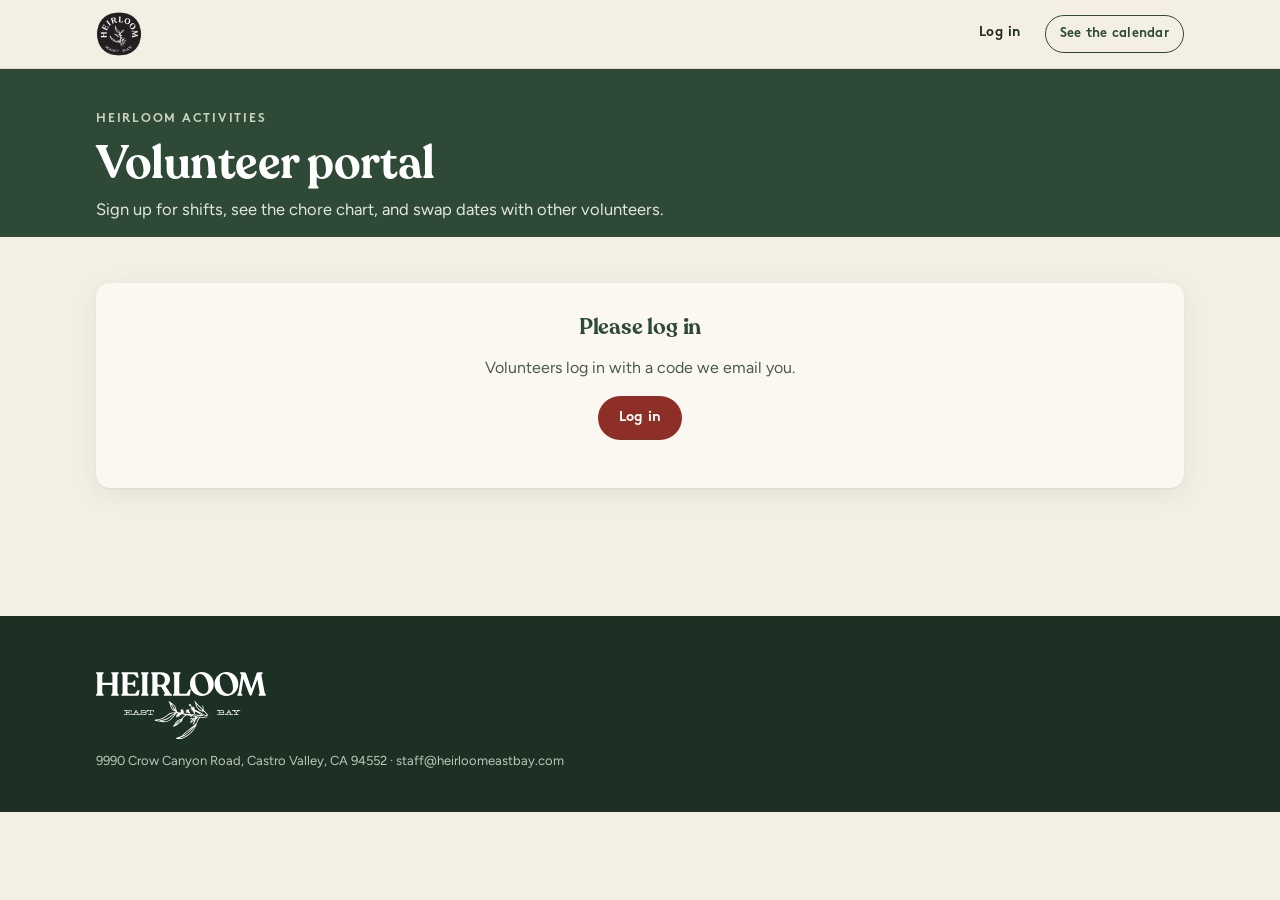
<file: portal.html>
<!doctype html>
<html lang="en">
<head>
<meta charset="utf-8">
<meta name="viewport" content="width=device-width, initial-scale=1">
<title>Volunteer portal · Heirloom Activities</title>
<meta name="robots" content="noindex">
<link rel="icon" href="images/logo-badge.png">
<link rel="manifest" href="manifest.webmanifest">
<meta name="theme-color" content="#2e4a36">
<link rel="apple-touch-icon" href="images/app-icon-180.png">
<meta name="apple-mobile-web-app-capable" content="yes">
<meta name="mobile-web-app-capable" content="yes">
<meta name="apple-mobile-web-app-title" content="Heirloom">
<meta name="apple-mobile-web-app-status-bar-style" content="default">
<link rel="preconnect" href="https://fonts.googleapis.com">
<link rel="preconnect" href="https://fonts.gstatic.com" crossorigin>
<link href="https://fonts.googleapis.com/css2?family=Figtree:wght@400;500;600&family=Fraunces:opsz,wght@9..144,600&display=swap" rel="stylesheet">
<script src="theme.js?v=20261124d"></script>
<link rel="stylesheet" href="styles.css?v=20261124d">
<style>
  .intro { background: var(--forest-fill); color: #fff; padding-block: 36px 0; }
  .intro .kicker { color: var(--sage); }
  .intro h1 { font-size: clamp(32px, 5vw, 46px); margin: 8px 0 8px; }
  .intro p { margin: 0 0 14px; max-width: 42em; color: #e1e8dc; font-size: 16.5px; }
  .badges { display: flex; flex-wrap: wrap; gap: 6px; margin: 0 0 22px; }
  .badges span { font-family: var(--f-label); font-weight: 700; font-size: 11.5px; letter-spacing: .05em; text-transform: uppercase; padding: 5px 10px; border-radius: 999px; background: rgba(255,255,255,.14); color: #fff; }
  .badges span.ok { background: var(--wheat); color: var(--forest-deep); }

  .tabs { display: flex; gap: 4px; overflow-x: auto; scrollbar-width: none; margin: 0 -4px; padding: 0 4px; }
  .tabs::-webkit-scrollbar { display: none; }
  .tab { flex: none; appearance: none; border: 0; cursor: pointer; font: inherit; font-family: var(--f-label); font-weight: 700; font-size: 14px;
    padding: 13px 18px 12px; border-radius: 12px 12px 0 0; background: rgba(255,255,255,.1); color: #e1e8dc; display: inline-flex; align-items: center; gap: 8px; }
  .tab:hover { background: rgba(255,255,255,.18); color: #fff; }
  .tab[aria-selected="true"] { background: var(--cream); color: var(--forest-deep); }
  .tab:focus-visible { outline: 3px solid var(--wheat); outline-offset: -3px; }
  .tab .n { min-width: 20px; padding: 1px 7px; border-radius: 999px; background: var(--wheat); color: var(--forest-deep); font-size: 12px; text-align: center; }

  .page { padding-top: 24px; padding-bottom: 56px; }
  .panel-h { display: flex; align-items: flex-end; justify-content: space-between; gap: 14px; flex-wrap: wrap; margin-bottom: 14px; }
  .panel-h h2 { font-size: 26px; color: var(--forest); }
  .panel-h p { margin: 4px 0 0; color: var(--ink-soft); font-size: 15px; max-width: 46em; }
  .note { background: var(--tint-wheat); color: var(--wheat-ink); border-radius: 12px; padding: 12px 14px; font-size: 15px; margin: 0 0 16px; }
  .note a { color: inherit; font-weight: 700; }
  .filters { display: flex; flex-wrap: wrap; gap: 6px; margin-bottom: 14px; }
  .filters button { border: 1.5px solid var(--line); background: var(--surface); border-radius: 999px; padding: 7px 14px; font: inherit; font-weight: 600; font-size: 14px; cursor: pointer; color: var(--ink-soft); }
  .filters button[aria-pressed="true"] { background: var(--forest-fill); border-color: var(--forest); color: #fff; }
  .day-h { font-family: var(--f-label); font-weight: 700; font-size: 12.5px; letter-spacing: .08em; text-transform: uppercase; color: var(--barn); margin: 22px 0 8px; }
  .day-h:first-child { margin-top: 0; }
  .list { display: grid; gap: 10px; }
  .item { display: grid; grid-template-columns: 84px minmax(0, 1fr); gap: 14px; background: var(--paper); border-radius: var(--radius); box-shadow: var(--shadow); padding: 12px; align-items: start; }
  .item.noimg { grid-template-columns: minmax(0, 1fr); }
  .item img { width: 84px; height: 66px; border-radius: 10px; object-fit: cover; background: var(--sage-soft); }
  .item h3 { font-size: 18.5px; margin: 1px 0 3px; text-wrap: balance; }
  .item .when { color: var(--ink-soft); font-size: 14.5px; margin: 0 0 8px; }
  .item .desc { color: var(--ink-soft); font-size: 14.5px; margin: 0 0 8px; }
  .tags { display: flex; flex-wrap: wrap; gap: 6px; margin-bottom: 10px; }
  .tag { font-family: var(--f-label); font-weight: 700; font-size: 11px; letter-spacing: .05em; text-transform: uppercase; padding: 5px 9px; border-radius: 999px; background: var(--sage-soft); color: var(--forest-deep); }
  .tag.vol { background: var(--tint-purple); color: var(--purple-ink); }
  .tag.warn { background: var(--tint-wheat); color: var(--wheat-ink); }
  .tag.mine { background: var(--forest-fill); color: #fff; }
  .tag.plain { background: var(--surface); border: 1px solid var(--line); color: var(--ink-soft); }
  .acts { display: flex; flex-wrap: wrap; gap: 8px; align-items: center; }
  .acts .btn { min-height: 38px; }
  .needs { font-size: 14px; color: var(--muted); }
  .prefs { margin-top: 28px; background: var(--paper); border-radius: var(--radius); box-shadow: var(--shadow); padding: 18px 20px; display: grid; gap: 10px; }
  .prefs h3 { font-size: 19px; color: var(--forest); margin: 0; } .prefs p { margin: 0; color: var(--ink-soft); font-size: 14.5px; } .prefs .small { font-size: 13px; color: var(--muted); }
  .prefs label { display: flex; gap: 10px; align-items: center; font-size: 15.5px; cursor: pointer; min-height: 32px; } .prefs input { width: 20px; height: 20px; accent-color: var(--forest); flex: none; }
  .locked { background: var(--surface) !important; box-shadow: none !important; }
  .locked h3, .locked > b, .locked .when, .locked .t, .locked .desc, .locked img { opacity: .55; }
  .locked .acts, .slot.locked { gap: 8px; }
  .btn-quiet { background: none; border: 0; color: var(--barn); font-weight: 700; text-decoration: underline; text-underline-offset: 3px; padding: 8px 6px; cursor: pointer; font: inherit; font-size: 14px; }
  @media (max-width: 520px) { .item { grid-template-columns: 64px minmax(0, 1fr); gap: 12px; } .item img { width: 64px; height: 64px; } }

  /* Chore chart: a column per day on wide screens, a list on phones */
  .week { display: grid; grid-template-columns: repeat(7, minmax(0, 1fr)); gap: 8px; }
  .dcol h3 { font-family: var(--f-label); font-size: 12.5px; font-weight: 700; letter-spacing: .08em; text-transform: uppercase; color: var(--barn); margin: 0 0 8px; }
  .slot { background: var(--paper); border-radius: 12px; box-shadow: var(--shadow); padding: 10px; margin-bottom: 8px; display: grid; gap: 6px; border: 2px solid transparent; }
  .slot.mine { border-color: var(--forest); }
  .slot.open { border: 2px dashed var(--wheat); }
  .slot b { font-size: 14.5px; line-height: 1.3; }
  .slot .t { font-size: 13.5px; color: var(--ink-soft); }
  .slot .who { font-size: 13.5px; font-weight: 600; color: var(--forest); }
  .slot .who.open { color: var(--wheat-ink); }
  .slot .btn { min-height: 34px; padding: 6px 12px; font-size: 13px; }
  .slot .tag { justify-self: start; }
  .dcol .empty-day { font-size: 13px; color: var(--muted); }
  .cpool { display: flex; gap: 8px; align-items: flex-start; margin: 10px 0 2px; font-size: 14.5px; cursor: pointer; }
  .cpool input { width: 18px; height: 18px; margin-top: 2px; accent-color: var(--forest); flex: none; }
  .cpool small { color: var(--ink-soft); }
  .monthly { background: var(--paper); border-radius: var(--radius); box-shadow: var(--shadow); padding: 16px 18px; margin: 0 0 22px; }
  .monthly .mhead { display: flex; flex-wrap: wrap; gap: 4px 14px; align-items: baseline; justify-content: space-between; }
  .monthly h3 { font-family: var(--f-label); font-size: 12.5px; font-weight: 700; letter-spacing: .08em; text-transform: uppercase; color: var(--forest); margin: 0; }
  .monthly .mprog { font-size: 13.5px; color: var(--ink-soft); font-weight: 600; }
  .monthly .hint { margin: 4px 0 10px; font-size: 13.5px; color: var(--ink-soft); }
  .mlist { list-style: none; margin: 0; padding: 0; display: grid; gap: 2px; }
  .mlist li { display: grid; grid-template-columns: 34px 1fr; gap: 10px; align-items: start; padding: 9px 4px; border-top: 1px solid var(--line); min-width: 0; }
  .mlist li:first-child { border-top: 0; }
  .mlist li > div { min-width: 0; display: grid; gap: 1px; overflow-wrap: anywhere; }
  .mlist .md { font-size: 13.5px; color: var(--ink-soft); }
  .mlist .mw { font-size: 12.5px; font-weight: 600; color: var(--barn); }
  .mlist li.mine .mw { color: var(--forest); }
  .mlist li.done b, .mlist li.done .md { text-decoration: line-through; opacity: .6; }
  .mcheck { width: 30px; height: 30px; border-radius: 8px; border: 2px solid var(--forest); background: transparent; color: #fff; font-size: 17px; font-weight: 700; line-height: 1; cursor: pointer; display: grid; place-items: center; padding: 0; }
  .mcheck[aria-pressed="true"] { background: var(--forest); }
  .mcheck .spinner { border-color: var(--forest); border-top-color: transparent; width: 14px; height: 14px; }
  .dcol.monthly { grid-column: 1 / -1; display: grid; grid-template-columns: repeat(auto-fill, minmax(200px, 1fr)); gap: 0 8px; margin-top: 10px; }
  .dcol.monthly h3 { grid-column: 1 / -1; }
  @media (max-width: 900px) { .week { grid-template-columns: 1fr; gap: 14px; } .dcol .empty-day { display: none; } .dcol:has(.empty-day) { display: none; } }

  .empty { background: var(--paper); border-radius: var(--radius); padding: 32px 24px; text-align: center; color: var(--ink-soft); box-shadow: var(--shadow); }
  .empty h2 { font-size: 22px; color: var(--forest); margin-bottom: 6px; }
  .loading { text-align: center; color: var(--muted); padding: 40px 0; }
  .msg { margin: 0 0 14px; border-radius: 10px; padding: 11px 13px; font-size: 14.5px; font-weight: 600; }
  .msg.err { background: var(--tint-red); color: var(--barn-dark); }
  .msg.ok { background: var(--sage-soft); color: var(--forest-deep); }

  dialog.adlg { border: 0; border-radius: 18px; padding: 0; width: min(520px, calc(100vw - 24px)); max-height: calc(100vh - 32px); background: var(--paper); color: var(--ink); box-shadow: 0 30px 80px rgba(20,30,22,.35); }
  dialog.adlg::backdrop { background: rgba(20,30,22,.55); }
  .adlg .in { padding: 22px; display: grid; gap: 14px; }
  .adlg h2 { font-size: 23px; }
  .adlg p { margin: 0; color: var(--ink-soft); }
  .adlg textarea { width: 100%; min-height: 70px; padding: 10px 12px; border: 1.5px solid var(--line); border-radius: 10px; font: inherit; background: var(--surface); }
  .adlg .btns { display: flex; flex-wrap: wrap; gap: 8px; justify-content: flex-end; }
  .dates { display: grid; grid-template-columns: repeat(auto-fill, minmax(150px, 1fr)); gap: 6px; }
  .dates label { display: flex; align-items: center; gap: 8px; padding: 8px 10px; border: 1.5px solid var(--line); border-radius: 10px; background: var(--surface); cursor: pointer; font-size: 14.5px; }
  .dates label:has(input:checked) { border-color: var(--forest); background: var(--sage-soft); }
  .dates input { width: 18px; height: 18px; accent-color: var(--forest); }
  .dates label.off { opacity: .55; cursor: default; }
  .lbl { display: block; font-weight: 600; font-size: 14.5px; }
  .opt { font-weight: 400; color: var(--muted); }
  /* How you've helped */
  .impact { display: flex; flex-wrap: wrap; gap: 10px 28px; align-items: baseline; margin: -8px 0 22px; color: #e1e8dc; font-size: 14.5px; }
  .impact b { font-family: var(--f-display); font-weight: 600; font-size: 30px; color: var(--wheat); margin-right: 6px; line-height: 1; }
  .impact .yay { flex-basis: 100%; background: var(--wheat); color: var(--forest-deep); border-radius: 12px; padding: 10px 14px; font-weight: 600; font-size: 15.5px; }
  .rem { appearance: none; border: 1.5px solid var(--line); background: var(--surface); border-radius: 999px; padding: 6px 12px 6px 10px; font: inherit; font-size: 13.5px; font-weight: 600; color: var(--ink-soft); cursor: pointer; display: inline-flex; gap: 6px; align-items: center; }
  .rem[aria-pressed="true"] { border-color: var(--forest); color: var(--forest-deep); background: var(--sage-soft); }
  .rem:disabled { opacity: .6; }
  #confetti { position: fixed; inset: 0; pointer-events: none; z-index: 50; }
</style>
</head>
<body>
  <div class="demo-banner" id="demoBanner" hidden>Preview mode with sample shifts. Nothing you do here is saved.</div>

  <header class="site-header">
    <div class="wrap">
      <a class="brand" href="index.html" aria-label="Heirloom Activities">
        <img class="badge" src="images/logo-badge.png" alt="">
      </a>
      <nav class="nav" aria-label="Main"><a class="btn btn-outline btn-sm nav-cal" href="index.html">See the calendar</a></nav>
    </div>
  </header>

  <section class="intro">
    <div class="wrap">
      <span class="kicker">Heirloom Activities</span>
      <h1 id="hello">Volunteer portal</h1>
      <p id="introText">Sign up for shifts, see the chore chart, and swap dates with other volunteers.</p>
      <div class="badges" id="badges"></div>
      <div class="impact" id="impact" hidden></div>
      <div class="tabs" role="tablist" aria-label="Volunteer portal" id="tabs" hidden>
        <button class="tab" role="tab" aria-controls="app" data-tab="signup">Sign up</button>
        <button class="tab" role="tab" aria-controls="app" data-tab="mine">My shifts<span class="n" id="nMine" hidden></span></button>
        <button class="tab" role="tab" aria-controls="app" data-tab="chores">Chore chart</button>
        <button class="tab" role="tab" aria-controls="app" data-tab="coverage">Coverage<span class="n" id="nCover" hidden></span></button>
      </div>
    </div>
  </section>

  <main class="wrap page" id="app" role="tabpanel" aria-live="polite"><p class="loading">Loading…</p></main>

  <dialog class="adlg" id="dlg"><div class="in" id="dlgIn"></div></dialog>

  <footer class="site-footer">
    <div class="wrap">
      <div class="footer-small" style="border:0;margin:0;padding:0">
        <p><img src="images/logo-wordmark-white.svg" alt="Heirloom East Bay" style="width:170px;margin-bottom:12px"></p>
        <p id="footLine"></p>
        <p><button type="button" class="btn btn-ghost-light btn-sm" id="signOut" hidden>Sign out</button></p>
      </div>
    </div>
  </footer>

<script src="config.js?v=20261124d"></script>
<script src="common.js?v=20261124d"></script>
<script src="nav.js?v=20261124d"></script>
<script src="install.js?v=20261124d"></script>
<script src="welcome.js?v=20261124d"></script>
<script src="portal.js?v=20261124d"></script>
</body>
</html>
</file>
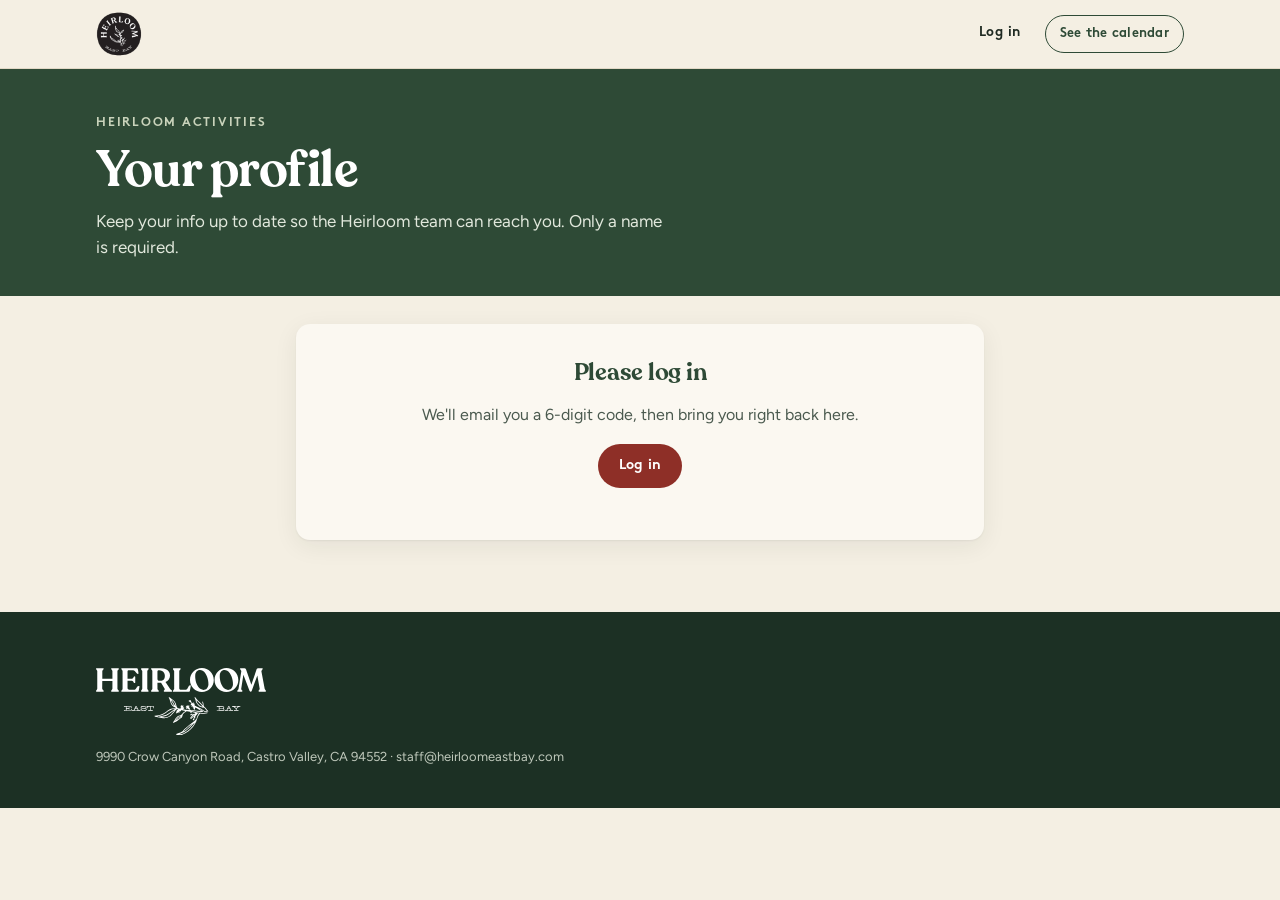
<file: profile.html>
<!doctype html>
<html lang="en">
<head>
<meta charset="utf-8">
<meta name="viewport" content="width=device-width, initial-scale=1">
<title>Profile · Heirloom Activities</title>

<meta name="robots" content="noindex">
<link rel="icon" href="images/logo-badge.png">
<link rel="manifest" href="manifest.webmanifest">
<meta name="theme-color" content="#2e4a36">
<link rel="apple-touch-icon" href="images/app-icon-180.png">
<meta name="apple-mobile-web-app-capable" content="yes">
<meta name="mobile-web-app-capable" content="yes">
<meta name="apple-mobile-web-app-title" content="Heirloom">
<meta name="apple-mobile-web-app-status-bar-style" content="default">
<link rel="preconnect" href="https://fonts.googleapis.com">
<link rel="preconnect" href="https://fonts.gstatic.com" crossorigin>
<link href="https://fonts.googleapis.com/css2?family=Figtree:wght@400;500;600&family=Fraunces:opsz,wght@9..144,600&display=swap" rel="stylesheet">
<script src="theme.js?v=20261124d"></script>
<link rel="stylesheet" href="styles.css?v=20261124d">
<style>
  .intro { background: var(--forest-fill); color: #fff; padding-block: 40px 36px; }
  .intro .kicker { color: var(--sage); }
  .intro h1 { font-size: clamp(34px, 5vw, 50px); margin: 8px 0 10px; }
  .intro p { margin: 0; max-width: 34em; color: #e1e8dc; font-size: 17px; }
  .page { max-width: 820px; margin: 0 auto; padding-top: 28px; }

  /* Sign in */
  .signin { max-width: 460px; margin: 0 auto; background: var(--paper); border-radius: var(--radius); box-shadow: var(--shadow); padding: 28px 24px; display: grid; gap: 14px; }
  .signin h2 { font-size: 26px; }
  .signin p { margin: 0; color: var(--ink-soft); }
  .signin label { font-weight: 600; font-size: 15px; }
  .signin input { width: 100%; min-height: 50px; padding: 11px 14px; background: var(--surface); border: 1.5px solid var(--line); border-radius: 10px; font-size: 17px; }
  .signin input:focus { outline: none; border-color: var(--forest); box-shadow: 0 0 0 3px rgba(46,74,54,.15); }
  .signin input.code { font-family: var(--f-title); font-size: 30px; letter-spacing: .3em; text-align: center; }
  .signin .btn { width: 100%; min-height: 52px; font-size: 16px; }
  .signin .small { font-size: 14px; color: var(--muted); }
  .link-btn { background: none; border: 0; padding: 0; color: var(--forest); font-weight: 600; text-decoration: underline; cursor: pointer; font: inherit; font-size: 14px; }
  .msg { margin: 0; border-radius: 10px; padding: 11px 13px; font-size: 14.5px; font-weight: 600; }
  .msg.err { background: var(--tint-red); color: var(--barn-dark); }
  .msg.ok { background: var(--sage-soft); color: var(--forest-deep); }

  /* List */
  .who { display: flex; align-items: center; justify-content: space-between; gap: 12px; flex-wrap: wrap; margin-bottom: 18px; }
  .who p { margin: 0; color: var(--ink-soft); }
  .who b { color: var(--ink); }
  .who .tools { display: flex; gap: 8px; flex-wrap: wrap; }
  .group-h { display: flex; align-items: center; gap: 12px; margin: 28px 0 12px; }
  .group-h:first-of-type { margin-top: 0; }
  .group-h h2 { font-size: 22px; color: var(--forest); white-space: nowrap; }
  .group-h::after { content: ""; flex: 1; height: 1px; background: var(--line); }
  .mine-list { display: grid; gap: 12px; }
  .mine { display: grid; grid-template-columns: 112px minmax(0, 1fr); gap: 16px; background: var(--paper); border-radius: var(--radius); box-shadow: var(--shadow); padding: 12px; align-items: start; }
  .mine.dim { opacity: .7; }
  .mine img { width: 112px; height: 84px; object-fit: cover; border-radius: 10px; background: var(--sage-soft); }
  .mine h3 { font-size: 20px; margin: 2px 0 4px; text-wrap: balance; }
  .mine .when { color: var(--ink-soft); font-size: 14.5px; margin: 0 0 8px; }
  .mine .row { display: flex; flex-wrap: wrap; gap: 6px; align-items: center; margin-bottom: 10px; }
  .status { font-family: var(--f-label); font-weight: 700; font-size: 11.5px; letter-spacing: .05em; text-transform: uppercase; padding: 5px 10px; border-radius: 999px; background: var(--sage-soft); color: var(--forest-deep); }
  .status.pending { background: var(--tint-wheat); color: var(--wheat-ink); }
  .status.off { background: var(--tint-gray); color: var(--ink-soft); }
  .mine .acts { display: flex; flex-wrap: wrap; gap: 8px; }
  @media (max-width: 520px) {
    .mine { grid-template-columns: 76px minmax(0, 1fr); gap: 12px; }
    .mine img { width: 76px; height: 76px; }
    .mine h3 { font-size: 18px; }
  }
  .empty { background: var(--paper); border-radius: var(--radius); padding: 36px 24px; text-align: center; color: var(--ink-soft); box-shadow: var(--shadow); }
  .empty h2 { font-size: 24px; color: var(--forest); margin-bottom: 8px; }
  .loading { text-align: center; color: var(--muted); padding: 40px 0; }

  /* Profile */
  .page { max-width: 720px; }
  .card { background: var(--paper); border-radius: var(--radius); box-shadow: var(--shadow); padding: 20px; display: grid; gap: 12px; margin-bottom: 16px; }
  .card h2 { font-size: 22px; color: var(--forest); }
  .card p { margin: 0; color: var(--ink-soft); }
  .card label.f { display: grid; gap: 4px; font-weight: 600; font-size: 15px; }
  .card label.f input { width: 100%; min-height: 48px; padding: 10px 13px; background: var(--surface); border: 1.5px solid var(--line); border-radius: 10px; font: inherit; font-size: 16px; font-weight: 400; }
  .card label.f input:focus { outline: none; border-color: var(--forest); box-shadow: 0 0 0 3px rgba(46,74,54,.15); }
  .card label.f input:disabled { background: var(--cream); color: var(--ink-soft); }
  .opt { font-weight: 400; color: var(--muted); }
  .two { display: grid; grid-template-columns: 1fr 1fr; gap: 12px; }
  @media (max-width: 480px) { .two { grid-template-columns: 1fr; } }
  .chk { display: flex; gap: 10px; align-items: flex-start; cursor: pointer; font-size: 15.5px; }
  .chk input { width: 19px; height: 19px; margin-top: 2px; accent-color: var(--forest); flex: none; }
  #emails .chk { margin: 10px 0; } #emails .chk small { color: var(--ink-soft); font-weight: 400; }
  #emails .eall { padding-bottom: 10px; border-bottom: 1px solid var(--line); }
  #emails .ekinds[aria-disabled="true"] { opacity: .45; }
  #emails .note { min-height: 1.2em; color: var(--forest); font-weight: 600; margin: 4px 0 0; }
  .lock { font-size: 13.5px; color: var(--muted) !important; }
  .saverow { display: flex; gap: 12px; align-items: center; flex-wrap: wrap; }
  .saverow .note { font-size: 14px; color: var(--forest); font-weight: 600; }
  .impact { background: var(--forest-fill); color: #fff; display: grid; grid-template-columns: repeat(3, 1fr); gap: 10px; text-align: center; }
  .impact b { display: block; font-family: var(--f-display); font-size: 32px; font-weight: 600; color: var(--wheat); line-height: 1.1; }
  .impact span { font-size: 13.5px; color: #e1e8dc; }
  .access { list-style: none; margin: 0; padding: 0; display: grid; gap: 8px; }
  .access li { display: flex; gap: 10px; align-items: baseline; font-size: 15px; }
  .access li::before { content: "✓"; color: var(--forest); font-weight: 700; }
  .access li.no::before { content: "–"; color: var(--muted); }
</style>
</head>
<body>
  <div class="demo-banner" id="demoBanner" hidden>Preview mode with a sample profile. Nothing you change here is saved.</div>

  <header class="site-header">
    <div class="wrap">
      <a class="brand" href="index.html" aria-label="Heirloom Activities">
        <img class="badge" src="images/logo-badge.png" alt="">
      </a>
      <nav class="nav" aria-label="Main"><a class="btn btn-outline btn-sm nav-cal" href="index.html">See the calendar</a></nav>
    </div>
  </header>

  <section class="intro">
    <div class="wrap">
      <span class="kicker">Heirloom Activities</span>
      <h1 id="hi">Your profile</h1>
      <p>Keep your info up to date so the Heirloom team can reach you. Only a name is required.</p>
    </div>
  </section>

  <main class="wrap page" id="app" aria-live="polite"></main>

  <footer class="site-footer">
    <div class="wrap">
      <div class="footer-small" style="border:0;margin:0;padding:0">
        <p><img src="images/logo-wordmark-white.svg" alt="Heirloom East Bay" style="width:170px;margin-bottom:12px"></p>
        <p id="footLine"></p>
      </div>
    </div>
  </footer>

<script src="config.js?v=20261124d"></script>
<script src="common.js?v=20261124d"></script>
<script src="nav.js?v=20261124d"></script>
<script src="install.js?v=20261124d"></script>
<script src="welcome.js?v=20261124d"></script>
<script src="profile.js?v=20261124d"></script>
</body>
</html>
</file>
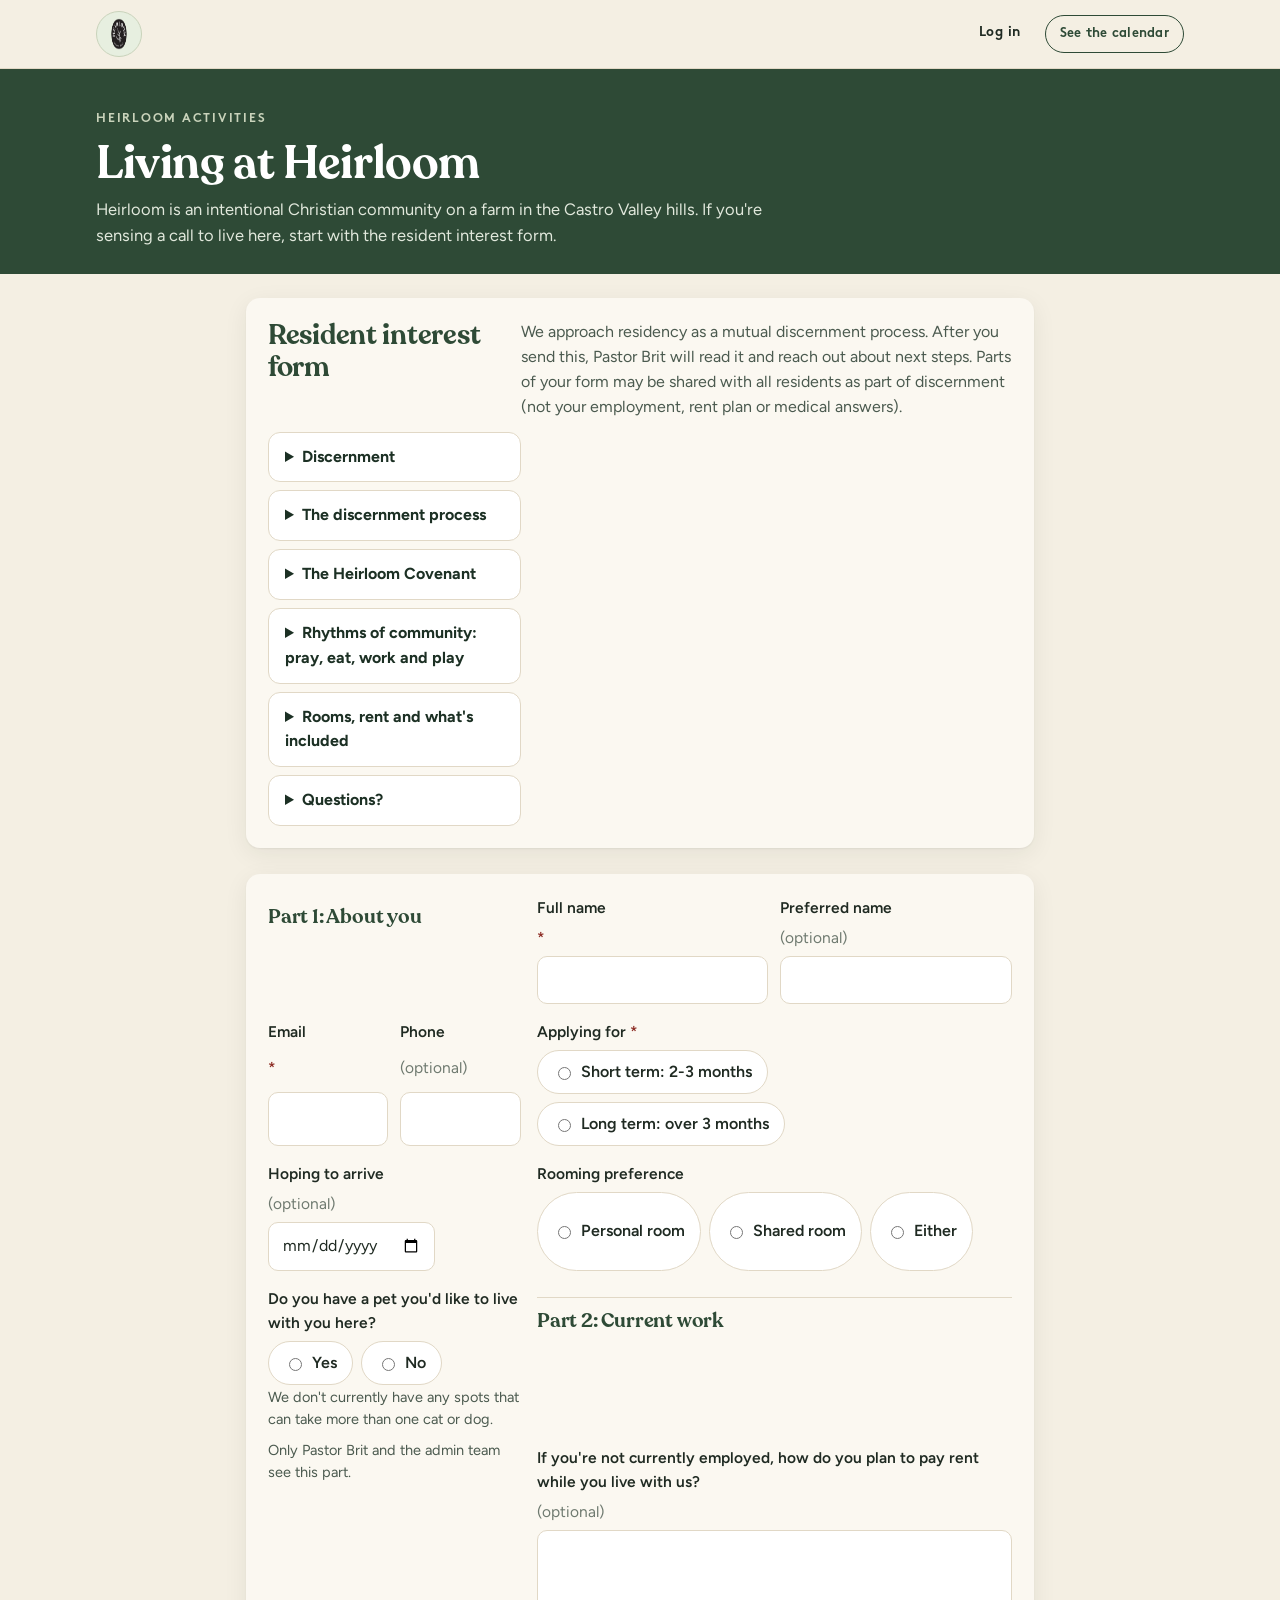
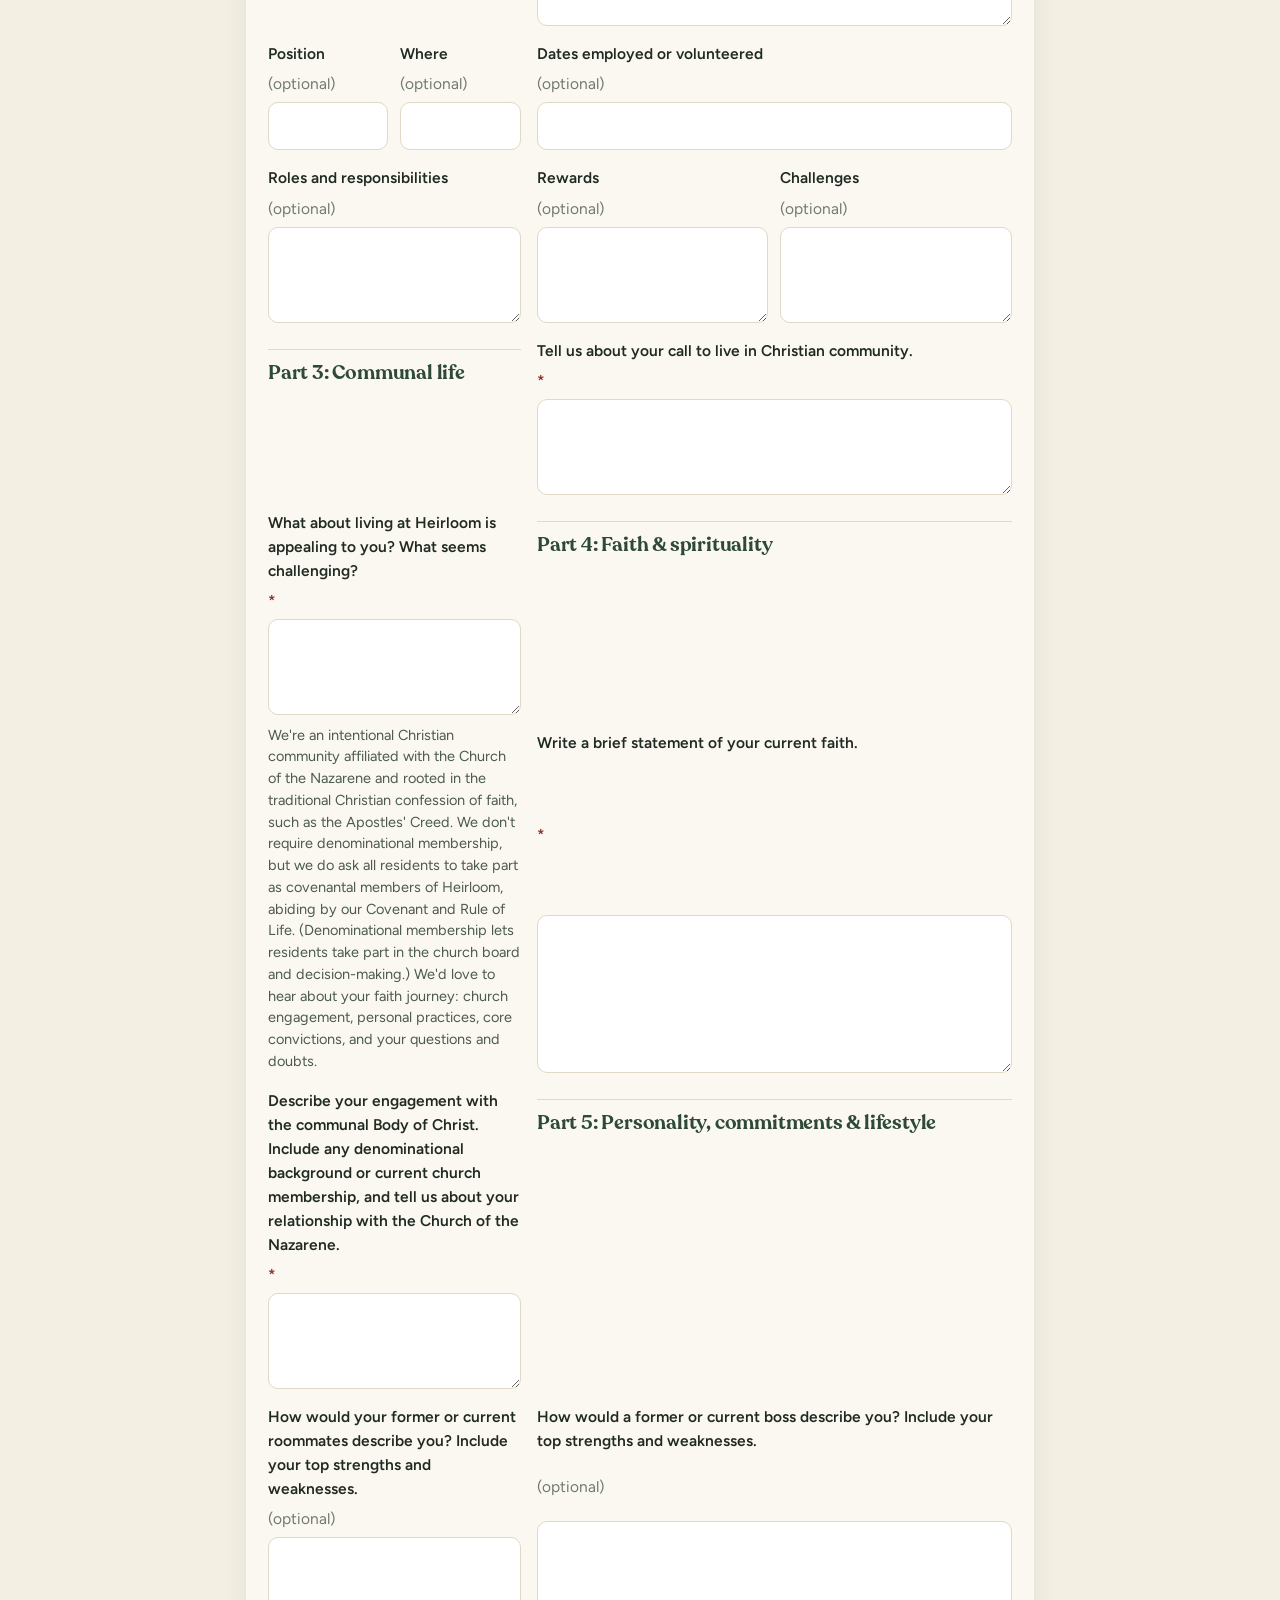
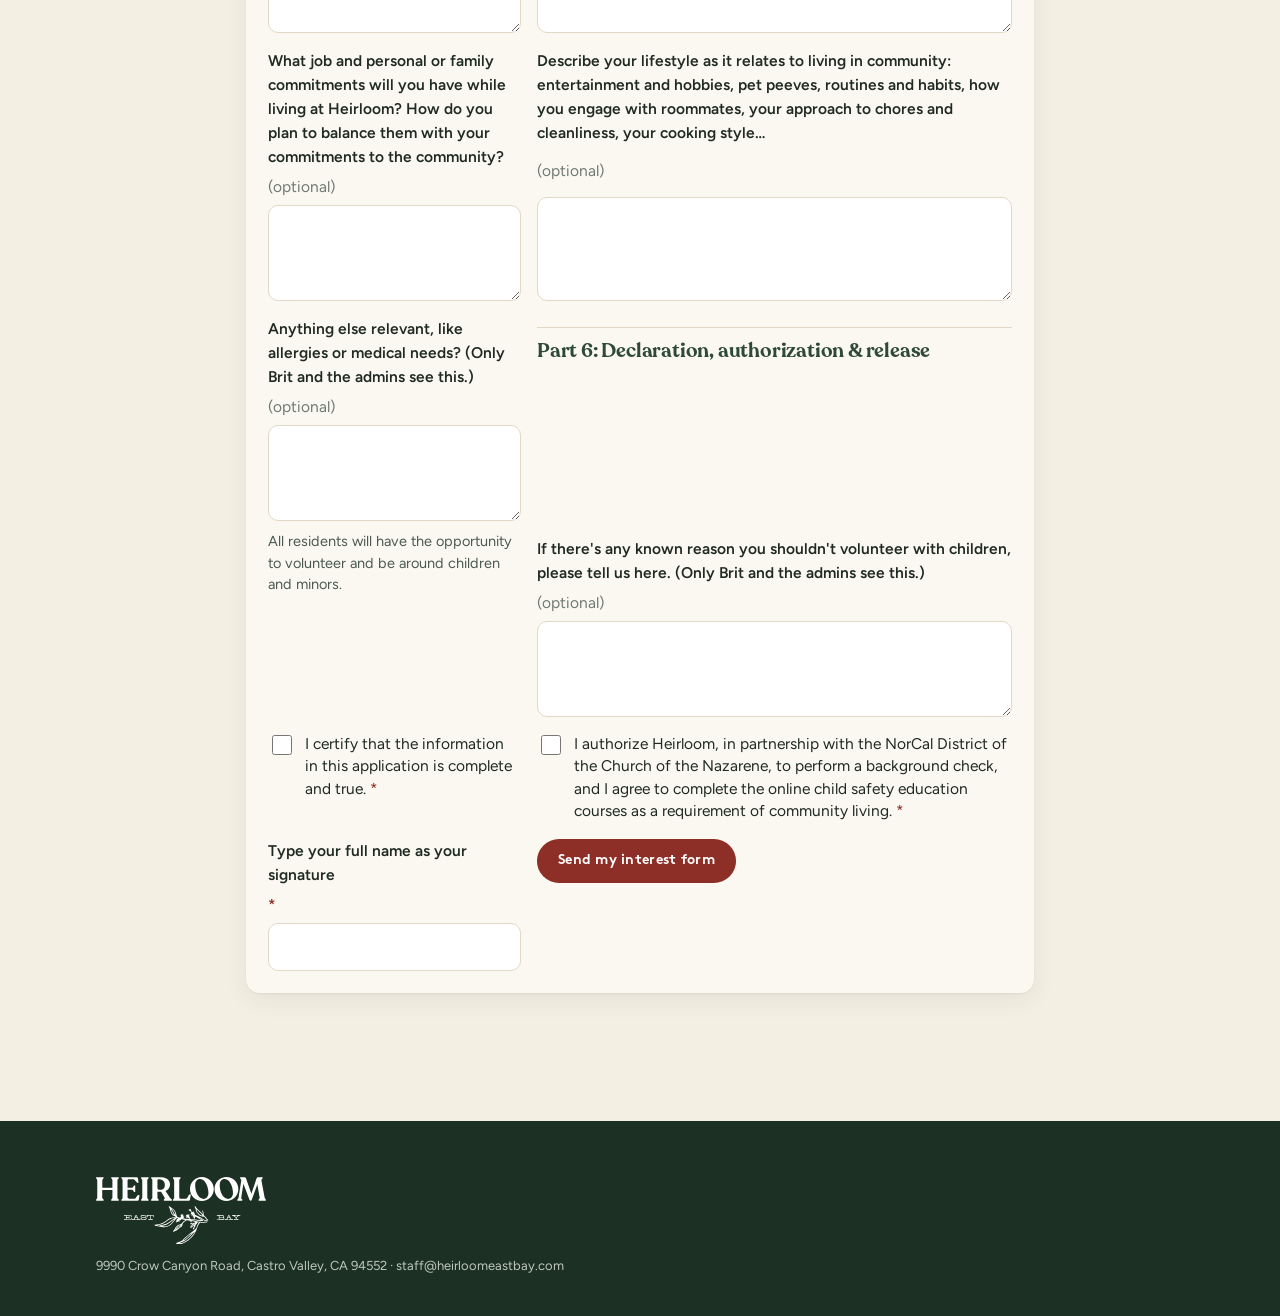
<file: residency.html>
<!doctype html>
<html lang="en">
<head>
<meta charset="utf-8">
<meta name="viewport" content="width=device-width, initial-scale=1">
<title>Living at Heirloom · Heirloom Activities</title>
<link rel="icon" href="images/logo-badge.png">
<link rel="manifest" href="manifest.webmanifest">
<meta name="theme-color" content="#2e4a36">
<link rel="apple-touch-icon" href="images/app-icon-180.png">
<meta name="apple-mobile-web-app-capable" content="yes">
<meta name="mobile-web-app-capable" content="yes">
<meta name="apple-mobile-web-app-title" content="Heirloom">
<meta name="apple-mobile-web-app-status-bar-style" content="default">
<link rel="preconnect" href="https://fonts.googleapis.com">
<link rel="preconnect" href="https://fonts.gstatic.com" crossorigin>
<link href="https://fonts.googleapis.com/css2?family=Figtree:wght@400;500;600&family=Fraunces:opsz,wght@9..144,600&display=swap" rel="stylesheet">
<script src="theme.js?v=20261124d"></script>
<link rel="stylesheet" href="styles.css?v=20261124d">
<style>
  .intro { background: var(--forest-fill); color: #fff; padding-block: 36px 26px; }
  .intro .kicker { color: var(--sage); }
  .intro h1 { font-size: clamp(32px, 5vw, 46px); margin: 8px 0 8px; }
  .intro p { margin: 0; max-width: 44em; color: #e1e8dc; font-size: 16.5px; }
  .page { padding-top: 24px; padding-bottom: 56px; display: grid; gap: 26px; max-width: 820px; }
  .loading { text-align: center; color: var(--muted); padding: 40px 0; }
  .card { background: var(--paper); border-radius: var(--radius); box-shadow: var(--shadow); padding: 22px 22px; }
  .card h2 { font-size: clamp(22px, 4vw, 28px); color: var(--forest); margin: 0 0 8px; }
  .card > p { color: var(--ink-soft); margin: 0 0 12px; line-height: 1.55; }
  .msg { margin: 0; padding: 12px 16px; border-radius: 12px; font-weight: 600; }
  .msg.err { background: var(--tint-red); color: var(--barn-dark); } .msg.ok { background: var(--sage-soft); color: var(--forest-deep); }
  .count { display: flex; align-items: center; gap: 14px; padding: 14px 18px; border-radius: 14px; background: var(--sage-soft); color: var(--forest-deep); font-weight: 600; }
  .count b { font-family: var(--f-title); font-size: 30px; line-height: 1; }
  .meter { flex: 1; height: 10px; border-radius: 99px; background: var(--surface); overflow: hidden; min-width: 80px; } .meter i { display: block; height: 100%; background: var(--forest-fill); border-radius: 99px; }
  .badge { display: inline-flex; align-items: center; gap: 6px; padding: 6px 14px; border-radius: 999px; background: var(--tint-sage); color: var(--forest-deep); font-family: var(--f-label); font-weight: 700; font-size: 13px; letter-spacing: .03em; border: 1.5px solid var(--sage); }
  .steps { list-style: none; margin: 8px 0 0; padding: 0; display: grid; gap: 10px; }
  .steps li { display: grid; grid-template-columns: 30px 1fr; gap: 10px; align-items: start; color: var(--ink-soft); }
  .steps li i { width: 26px; height: 26px; border-radius: 50%; border: 2px solid var(--line); display: grid; place-items: center; font-style: normal; font-weight: 700; font-size: 13px; background: var(--surface); }
  .steps li.done i { background: var(--forest-fill); border-color: var(--forest); color: #fff; } .steps li.now i { border-color: var(--wheat); background: var(--tint-wheat); }
  .steps li b { color: var(--ink); display: block; }
  form.f { display: grid; gap: 16px; }
  .f label.q { display: grid; gap: 6px; font-weight: 600; font-size: 15.5px; }
  .f .opt { font-weight: 400; color: var(--muted); } .f .req { color: var(--barn); }
  .f input[type="text"], .f input[type="email"], .f input[type="tel"], .f input[type="date"], .f input[type="number"], .f textarea, .f select { width: 100%; min-height: 48px; padding: 10px 13px; background: var(--surface); border: 1.5px solid var(--line); border-radius: 10px; font: inherit; font-size: 16px; font-weight: 400; }
  .f textarea { min-height: 96px; resize: vertical; }
  .f input:focus, .f textarea:focus, .f select:focus { outline: none; border-color: var(--forest); box-shadow: 0 0 0 3px rgba(46,74,54,.15); }
  .f fieldset { border: 0; padding: 0; margin: 0; display: grid; gap: 8px; } .f legend { font-weight: 600; font-size: 15.5px; margin-bottom: 6px; padding: 0; }
  .f .choices { display: flex; flex-wrap: wrap; gap: 8px; }
  .f .choices label { display: inline-flex; align-items: center; gap: 7px; min-height: 44px; padding: 8px 15px; border: 1.5px solid var(--line); border-radius: 999px; background: var(--surface); font-weight: 600; cursor: pointer; }
  .f .choices input { accent-color: var(--forest); } .f .choices label:has(input:checked) { border-color: var(--forest); background: var(--sage-soft); }
  .f .other { max-width: 360px; }
  .f .chk { display: flex; gap: 10px; align-items: flex-start; cursor: pointer; font-size: 15.5px; line-height: 1.45; }
  .f .chk input { width: 20px; height: 20px; margin-top: 2px; accent-color: var(--forest); flex: none; }
  .f .two { display: grid; grid-template-columns: 1fr 1fr; gap: 12px; } @media (max-width: 520px) { .f .two { grid-template-columns: 1fr; } }
  .f .hp { position: absolute; left: -9999px; }
  .f .note { margin: 0; font-size: 14px; color: var(--muted); }
  .f .warn { margin: 0; padding: 10px 14px; border-radius: 10px; background: var(--tint-red); color: var(--barn-dark); font-weight: 600; font-size: 14.5px; } .f .warn:empty { display: none; }
  .mine { list-style: none; margin: 0; padding: 0; display: grid; gap: 10px; }
  .mine li { display: flex; flex-wrap: wrap; gap: 6px 12px; align-items: center; justify-content: space-between; padding: 12px 14px; border-radius: 12px; background: var(--surface); border: 1.5px solid var(--line); }
  .mine li b { font-size: 16px; } .mine li span { color: var(--ink-soft); font-size: 14.5px; }
  .pill { font-family: var(--f-label); font-weight: 700; font-size: 11px; letter-spacing: .05em; text-transform: uppercase; padding: 5px 10px; border-radius: 999px; white-space: nowrap; }
  .pill.wait { background: var(--tint-wheat); color: var(--wheat-ink); } .pill.ok { background: var(--forest-fill); color: #fff; } .pill.off { background: var(--tint-gray); color: var(--muted); }
  .quiet { appearance: none; background: none; border: 0; padding: 4px 2px; font: inherit; font-size: 14px; font-weight: 600; color: var(--barn-dark); text-decoration: underline; cursor: pointer; }
  .faq { display: grid; gap: 8px; }
  .faq details { background: var(--surface); border: 1.5px solid var(--line); border-radius: 12px; padding: 12px 16px; }
  .faq summary { cursor: pointer; font-weight: 700; color: var(--forest-deep); font-size: 16px; }
  .faq .in { margin-top: 10px; color: var(--ink-soft); line-height: 1.6; display: grid; gap: 10px; } .faq .in p, .faq .in ul { margin: 0; } .faq .in ul { padding-left: 20px; }
  .faq blockquote { margin: 0; padding: 4px 0 4px 14px; border-left: 4px solid var(--wheat); font-style: italic; }
  .part { font-family: var(--f-title); font-size: 20px; color: var(--forest); margin: 10px 0 -4px; padding-top: 12px; border-top: 1px solid var(--line); }
  .part:first-of-type { border-top: 0; padding-top: 0; }
  .f .lead { margin: -6px 0 0; color: var(--ink-soft); font-size: 14.5px; line-height: 1.5; }
  .apps { display: grid; gap: 14px; }
  .appc { background: var(--surface); border: 1.5px solid var(--line); border-radius: 14px; padding: 16px 18px; display: grid; gap: 10px; }
  .appc.open { border-color: var(--wheat); background: var(--surface); }
  .appc h3 { margin: 0; font-size: 20px; color: var(--forest-deep); display: flex; flex-wrap: wrap; gap: 6px 10px; align-items: baseline; }
  .appc dl { margin: 0; display: grid; gap: 10px; } .appc dt { font-weight: 700; color: var(--ink); font-size: 14px; } .appc dd { margin: 2px 0 0; color: var(--ink-soft); white-space: pre-wrap; line-height: 1.5; }
  .lean { display: flex; flex-wrap: wrap; gap: 8px; }
  .lean label { display: inline-flex; align-items: center; gap: 7px; min-height: 44px; padding: 8px 15px; border: 1.5px solid var(--line); border-radius: 999px; background: var(--surface); font-weight: 600; cursor: pointer; }
  .lean input { accent-color: var(--forest); } .lean label:has(input:checked) { border-color: var(--forest); background: var(--sage-soft); }
</style>
</head>
<body>
  <header class="site-header">
    <div class="wrap">
      <a class="brand" href="index.html" aria-label="Heirloom Activities">
        <img class="badge" src="images/logo-badge.png" alt="">
      </a>
      <nav class="nav" aria-label="Main"><a class="btn btn-outline btn-sm nav-cal" href="index.html">See the calendar</a></nav>
    </div>
  </header>

  <section class="intro">
    <div class="wrap">
      <span class="kicker">Heirloom Activities</span>
      <h1>Living at Heirloom</h1>
      <p>Heirloom is an intentional Christian community on a farm in the Castro Valley hills. If you're sensing a call to live here, start with the resident interest form.</p>
    </div>
  </section>

  <main class="wrap page" id="app" aria-live="polite"><p class="loading">Loading…</p></main>

    <footer class="site-footer">
    <div class="wrap">
      <div class="footer-small" style="border:0;margin:0;padding:0">
        <p><img src="images/logo-wordmark-white.svg" alt="Heirloom East Bay" style="width:170px;margin-bottom:12px"></p>
        <p id="footLine"></p>
      </div>
    </div>
  </footer>

<script src="config.js?v=20261124d"></script>
<script src="common.js?v=20261124d"></script>
<script src="nav.js?v=20261124d"></script>
<script src="install.js?v=20261124d"></script>
<script src="welcome.js?v=20261124d"></script>
<script src="residency.js?v=20261124d"></script>
</body>
</html>
</file>
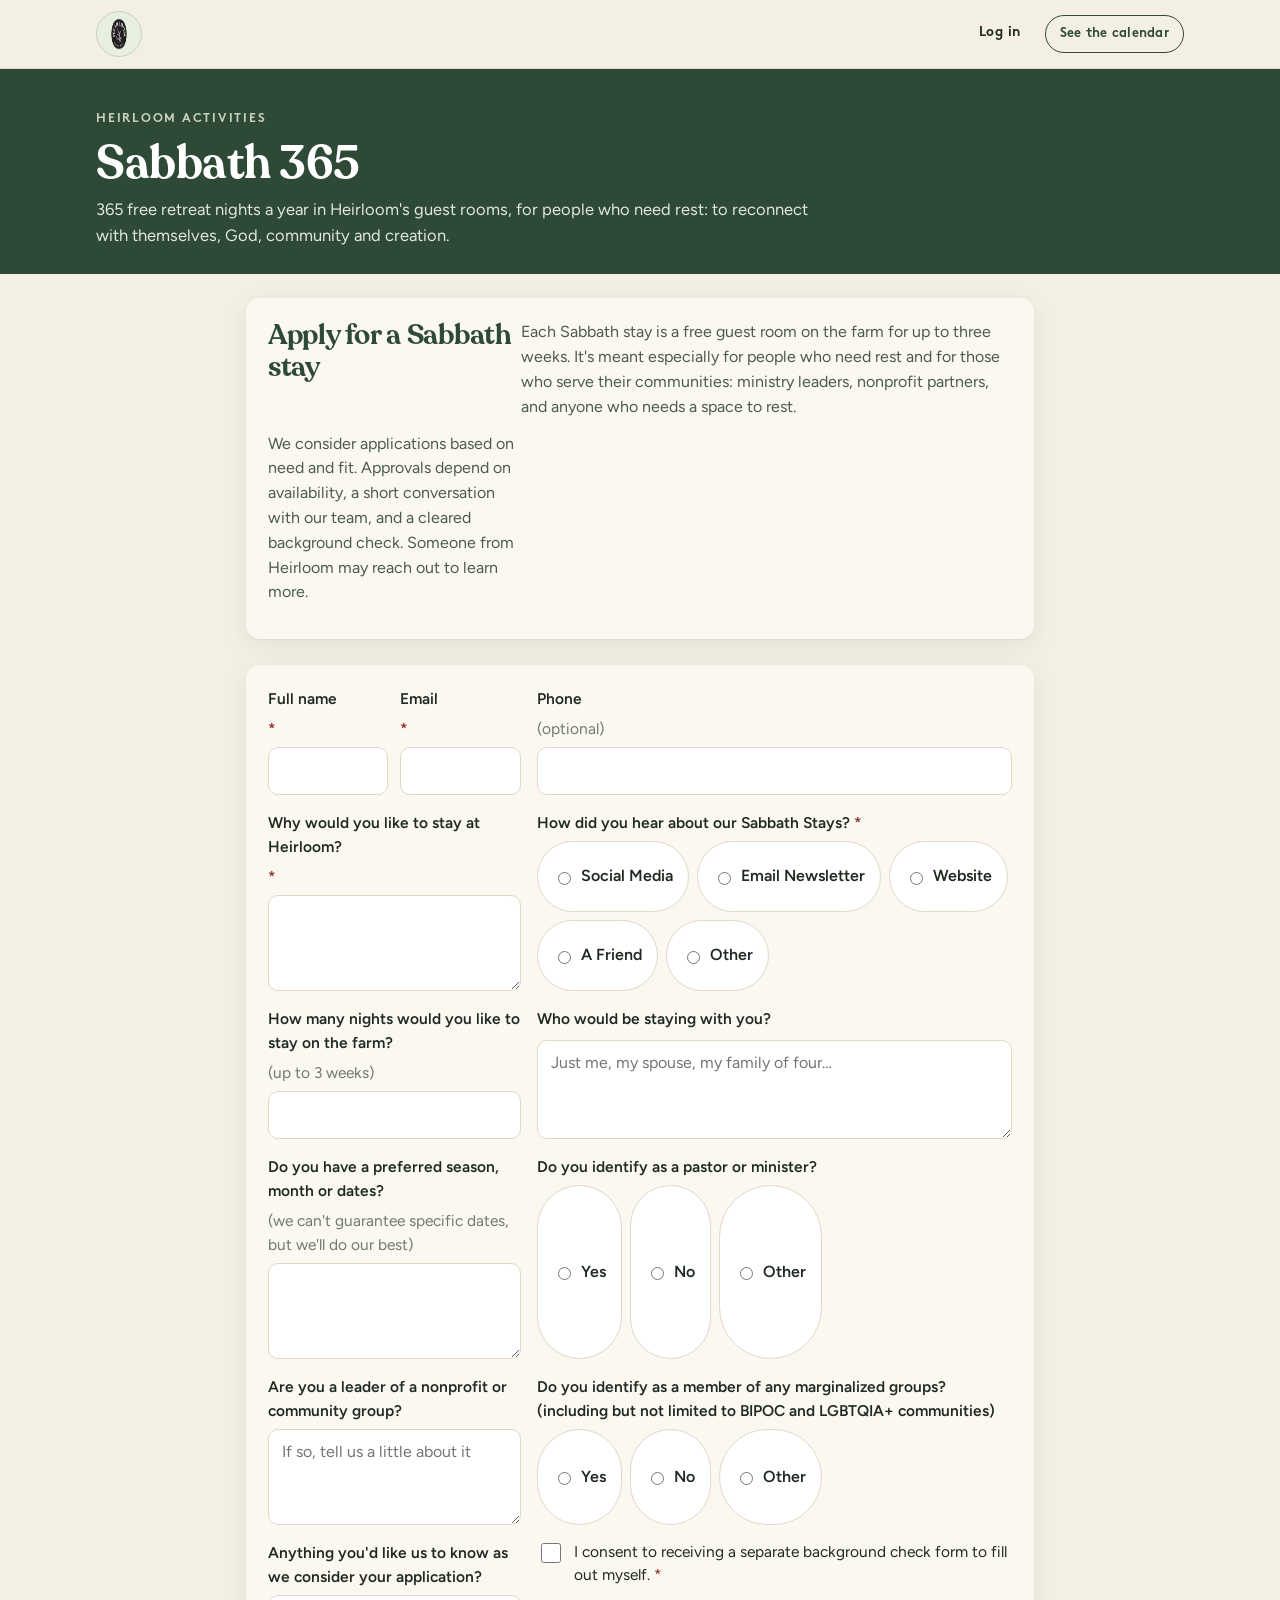
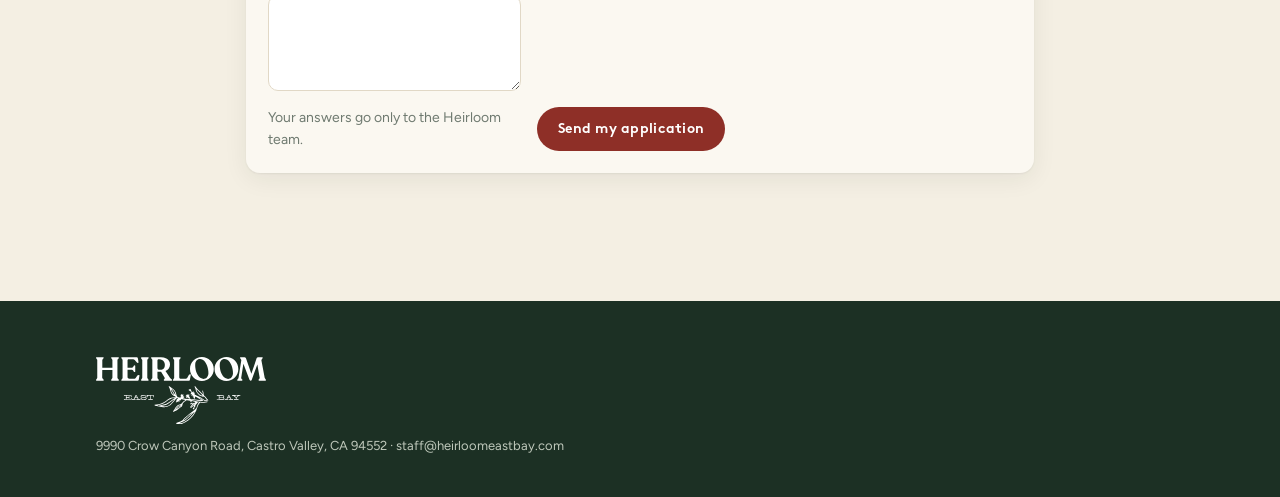
<file: sabbath.html>
<!doctype html>
<html lang="en">
<head>
<meta charset="utf-8">
<meta name="viewport" content="width=device-width, initial-scale=1">
<title>Sabbath 365 · Heirloom Activities</title>
<link rel="icon" href="images/logo-badge.png">
<link rel="manifest" href="manifest.webmanifest">
<meta name="theme-color" content="#2e4a36">
<link rel="apple-touch-icon" href="images/app-icon-180.png">
<meta name="apple-mobile-web-app-capable" content="yes">
<meta name="mobile-web-app-capable" content="yes">
<meta name="apple-mobile-web-app-title" content="Heirloom">
<meta name="apple-mobile-web-app-status-bar-style" content="default">
<link rel="preconnect" href="https://fonts.googleapis.com">
<link rel="preconnect" href="https://fonts.gstatic.com" crossorigin>
<link href="https://fonts.googleapis.com/css2?family=Figtree:wght@400;500;600&family=Fraunces:opsz,wght@9..144,600&display=swap" rel="stylesheet">
<script src="theme.js?v=20261124d"></script>
<link rel="stylesheet" href="styles.css?v=20261124d">
<style>
  .intro { background: var(--forest-fill); color: #fff; padding-block: 36px 26px; }
  .intro .kicker { color: var(--sage); }
  .intro h1 { font-size: clamp(32px, 5vw, 46px); margin: 8px 0 8px; }
  .intro p { margin: 0; max-width: 44em; color: #e1e8dc; font-size: 16.5px; }
  .page { padding-top: 24px; padding-bottom: 56px; display: grid; gap: 26px; max-width: 820px; }
  .loading { text-align: center; color: var(--muted); padding: 40px 0; }
  .card { background: var(--paper); border-radius: var(--radius); box-shadow: var(--shadow); padding: 22px 22px; }
  .card h2 { font-size: clamp(22px, 4vw, 28px); color: var(--forest); margin: 0 0 8px; }
  .card > p { color: var(--ink-soft); margin: 0 0 12px; line-height: 1.55; }
  .msg { margin: 0; padding: 12px 16px; border-radius: 12px; font-weight: 600; }
  .msg.err { background: var(--tint-red); color: var(--barn-dark); } .msg.ok { background: var(--sage-soft); color: var(--forest-deep); }
  .count { display: flex; align-items: center; gap: 14px; padding: 14px 18px; border-radius: 14px; background: var(--sage-soft); color: var(--forest-deep); font-weight: 600; }
  .count b { font-family: var(--f-title); font-size: 30px; line-height: 1; }
  .meter { flex: 1; height: 10px; border-radius: 99px; background: var(--surface); overflow: hidden; min-width: 80px; } .meter i { display: block; height: 100%; background: var(--forest-fill); border-radius: 99px; }
  .badge { display: inline-flex; align-items: center; gap: 6px; padding: 6px 14px; border-radius: 999px; background: var(--tint-sage); color: var(--forest-deep); font-family: var(--f-label); font-weight: 700; font-size: 13px; letter-spacing: .03em; border: 1.5px solid var(--sage); }
  .steps { list-style: none; margin: 8px 0 0; padding: 0; display: grid; gap: 10px; }
  .steps li { display: grid; grid-template-columns: 30px 1fr; gap: 10px; align-items: start; color: var(--ink-soft); }
  .steps li i { width: 26px; height: 26px; border-radius: 50%; border: 2px solid var(--line); display: grid; place-items: center; font-style: normal; font-weight: 700; font-size: 13px; background: var(--surface); }
  .steps li.done i { background: var(--forest-fill); border-color: var(--forest); color: #fff; } .steps li.now i { border-color: var(--wheat); background: var(--tint-wheat); }
  .steps li b { color: var(--ink); display: block; }
  form.f { display: grid; gap: 16px; }
  .f label.q { display: grid; gap: 6px; font-weight: 600; font-size: 15.5px; }
  .f .opt { font-weight: 400; color: var(--muted); } .f .req { color: var(--barn); }
  .f input[type="text"], .f input[type="email"], .f input[type="tel"], .f input[type="date"], .f input[type="number"], .f textarea, .f select { width: 100%; min-height: 48px; padding: 10px 13px; background: var(--surface); border: 1.5px solid var(--line); border-radius: 10px; font: inherit; font-size: 16px; font-weight: 400; }
  .f textarea { min-height: 96px; resize: vertical; }
  .f input:focus, .f textarea:focus, .f select:focus { outline: none; border-color: var(--forest); box-shadow: 0 0 0 3px rgba(46,74,54,.15); }
  .f fieldset { border: 0; padding: 0; margin: 0; display: grid; gap: 8px; } .f legend { font-weight: 600; font-size: 15.5px; margin-bottom: 6px; padding: 0; }
  .f .choices { display: flex; flex-wrap: wrap; gap: 8px; }
  .f .choices label { display: inline-flex; align-items: center; gap: 7px; min-height: 44px; padding: 8px 15px; border: 1.5px solid var(--line); border-radius: 999px; background: var(--surface); font-weight: 600; cursor: pointer; }
  .f .choices input { accent-color: var(--forest); } .f .choices label:has(input:checked) { border-color: var(--forest); background: var(--sage-soft); }
  .f .other { max-width: 360px; }
  .f .chk { display: flex; gap: 10px; align-items: flex-start; cursor: pointer; font-size: 15.5px; line-height: 1.45; }
  .f .chk input { width: 20px; height: 20px; margin-top: 2px; accent-color: var(--forest); flex: none; }
  .f .two { display: grid; grid-template-columns: 1fr 1fr; gap: 12px; } @media (max-width: 520px) { .f .two { grid-template-columns: 1fr; } }
  .f .hp { position: absolute; left: -9999px; }
  .f .note { margin: 0; font-size: 14px; color: var(--muted); }
  .f .warn { margin: 0; padding: 10px 14px; border-radius: 10px; background: var(--tint-red); color: var(--barn-dark); font-weight: 600; font-size: 14.5px; } .f .warn:empty { display: none; }
  .mine { list-style: none; margin: 0; padding: 0; display: grid; gap: 10px; }
  .mine li { display: flex; flex-wrap: wrap; gap: 6px 12px; align-items: center; justify-content: space-between; padding: 12px 14px; border-radius: 12px; background: var(--surface); border: 1.5px solid var(--line); }
  .mine li b { font-size: 16px; } .mine li span { color: var(--ink-soft); font-size: 14.5px; }
  .pill { font-family: var(--f-label); font-weight: 700; font-size: 11px; letter-spacing: .05em; text-transform: uppercase; padding: 5px 10px; border-radius: 999px; white-space: nowrap; }
  .pill.wait { background: var(--tint-wheat); color: var(--wheat-ink); } .pill.ok { background: var(--forest-fill); color: #fff; } .pill.off { background: var(--tint-gray); color: var(--muted); }
  .quiet { appearance: none; background: none; border: 0; padding: 4px 2px; font: inherit; font-size: 14px; font-weight: 600; color: var(--barn-dark); text-decoration: underline; cursor: pointer; }
</style>
</head>
<body>
  <header class="site-header">
    <div class="wrap">
      <a class="brand" href="index.html" aria-label="Heirloom Activities">
        <img class="badge" src="images/logo-badge.png" alt="">
      </a>
      <nav class="nav" aria-label="Main"><a class="btn btn-outline btn-sm nav-cal" href="index.html">See the calendar</a></nav>
    </div>
  </header>

  <section class="intro">
    <div class="wrap">
      <span class="kicker">Heirloom Activities</span>
      <h1>Sabbath 365</h1>
      <p>365 free retreat nights a year in Heirloom's guest rooms, for people who need rest: to reconnect with themselves, God, community and creation.</p>
    </div>
  </section>

  <main class="wrap page" id="app" aria-live="polite"><p class="loading">Loading…</p></main>

    <footer class="site-footer">
    <div class="wrap">
      <div class="footer-small" style="border:0;margin:0;padding:0">
        <p><img src="images/logo-wordmark-white.svg" alt="Heirloom East Bay" style="width:170px;margin-bottom:12px"></p>
        <p id="footLine"></p>
      </div>
    </div>
  </footer>

<script src="config.js?v=20261124d"></script>
<script src="common.js?v=20261124d"></script>
<script src="nav.js?v=20261124d"></script>
<script src="install.js?v=20261124d"></script>
<script src="welcome.js?v=20261124d"></script>
<script src="sabbath.js?v=20261124d"></script>
</body>
</html>
</file>
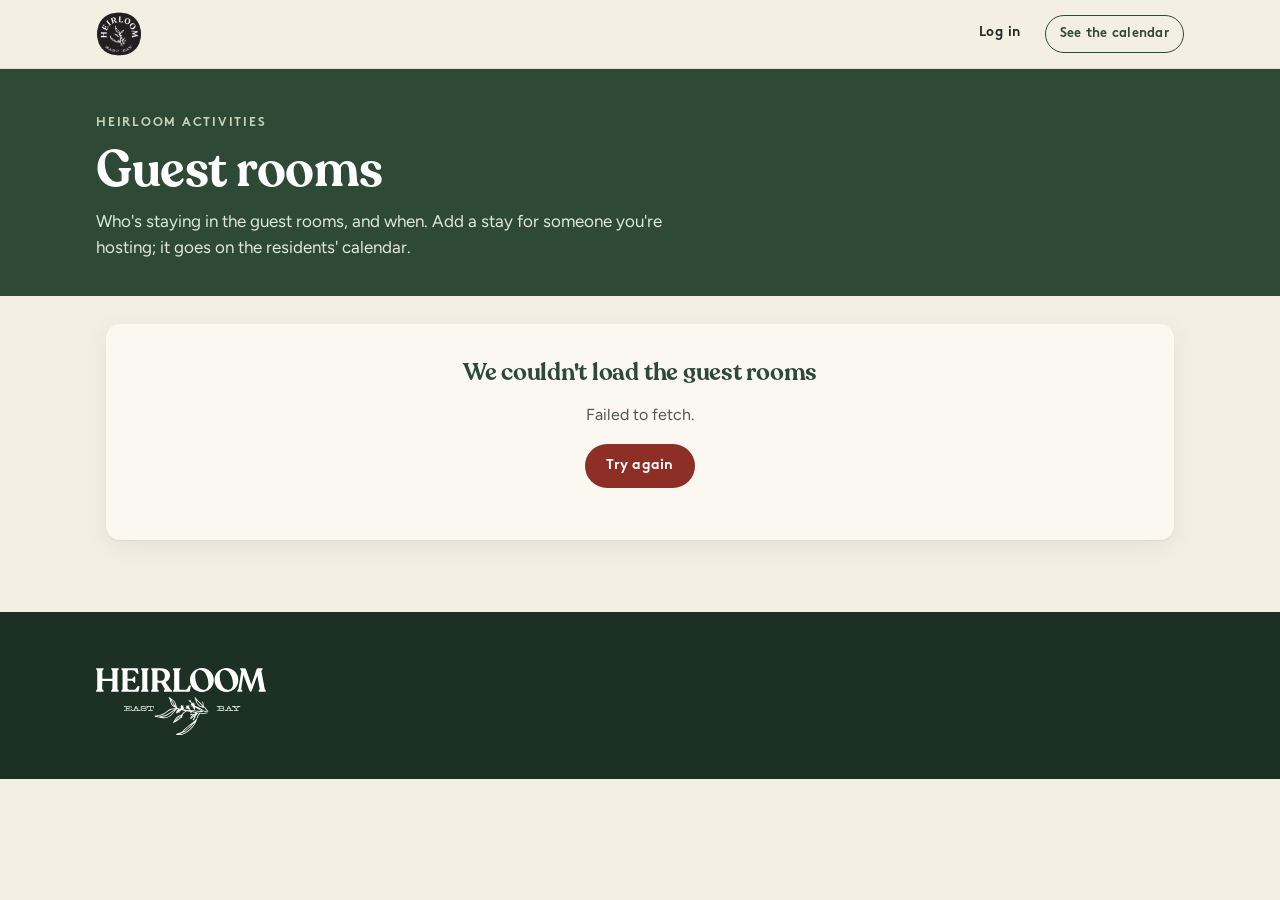
<file: stays.html>
<!doctype html>
<html lang="en">
<head>
<meta charset="utf-8">
<meta name="viewport" content="width=device-width, initial-scale=1">
<title>Guest rooms · Heirloom Activities</title>

<meta name="robots" content="noindex">
<link rel="icon" href="images/logo-badge.png">
<link rel="manifest" href="manifest.webmanifest">
<meta name="theme-color" content="#2e4a36">
<link rel="apple-touch-icon" href="images/app-icon-180.png">
<meta name="apple-mobile-web-app-capable" content="yes">
<meta name="mobile-web-app-capable" content="yes">
<meta name="apple-mobile-web-app-title" content="Heirloom">
<meta name="apple-mobile-web-app-status-bar-style" content="default">
<link rel="preconnect" href="https://fonts.googleapis.com">
<link rel="preconnect" href="https://fonts.gstatic.com" crossorigin>
<link href="https://fonts.googleapis.com/css2?family=Figtree:wght@400;500;600&family=Fraunces:opsz,wght@9..144,600&display=swap" rel="stylesheet">
<script src="theme.js?v=20261124d"></script>
<link rel="stylesheet" href="styles.css?v=20261124d">
<style>
  .intro { background: var(--forest-fill); color: #fff; padding-block: 40px 36px; }
  .intro .kicker { color: var(--sage); }
  .intro h1 { font-size: clamp(34px, 5vw, 50px); margin: 8px 0 10px; }
  .intro p { margin: 0; max-width: 34em; color: #e1e8dc; font-size: 17px; }
  .page { max-width: 820px; margin: 0 auto; padding-top: 28px; }

  /* Sign in */
  .signin { max-width: 460px; margin: 0 auto; background: var(--paper); border-radius: var(--radius); box-shadow: var(--shadow); padding: 28px 24px; display: grid; gap: 14px; }
  .signin h2 { font-size: 26px; }
  .signin p { margin: 0; color: var(--ink-soft); }
  .signin label { font-weight: 600; font-size: 15px; }
  .signin input { width: 100%; min-height: 50px; padding: 11px 14px; background: var(--surface); border: 1.5px solid var(--line); border-radius: 10px; font-size: 17px; }
  .signin input:focus { outline: none; border-color: var(--forest); box-shadow: 0 0 0 3px rgba(46,74,54,.15); }
  .signin input.code { font-family: var(--f-title); font-size: 30px; letter-spacing: .3em; text-align: center; }
  .signin .btn { width: 100%; min-height: 52px; font-size: 16px; }
  .signin .small { font-size: 14px; color: var(--muted); }
  .link-btn { background: none; border: 0; padding: 0; color: var(--forest); font-weight: 600; text-decoration: underline; cursor: pointer; font: inherit; font-size: 14px; }
  .msg { margin: 0; border-radius: 10px; padding: 11px 13px; font-size: 14.5px; font-weight: 600; }
  .msg.err { background: var(--tint-red); color: var(--barn-dark); }
  .msg.ok { background: var(--sage-soft); color: var(--forest-deep); }

  /* List */
  .who { display: flex; align-items: center; justify-content: space-between; gap: 12px; flex-wrap: wrap; margin-bottom: 18px; }
  .who p { margin: 0; color: var(--ink-soft); }
  .who b { color: var(--ink); }
  .who .tools { display: flex; gap: 8px; flex-wrap: wrap; }
  .group-h { display: flex; align-items: center; gap: 12px; margin: 28px 0 12px; }
  .group-h:first-of-type { margin-top: 0; }
  .group-h h2 { font-size: 22px; color: var(--forest); white-space: nowrap; }
  .group-h::after { content: ""; flex: 1; height: 1px; background: var(--line); }
  .mine-list { display: grid; gap: 12px; }
  .mine { display: grid; grid-template-columns: 112px minmax(0, 1fr); gap: 16px; background: var(--paper); border-radius: var(--radius); box-shadow: var(--shadow); padding: 12px; align-items: start; }
  .mine.dim { opacity: .7; }
  .mine img { width: 112px; height: 84px; object-fit: cover; border-radius: 10px; background: var(--sage-soft); }
  .mine h3 { font-size: 20px; margin: 2px 0 4px; text-wrap: balance; }
  .mine .when { color: var(--ink-soft); font-size: 14.5px; margin: 0 0 8px; }
  .mine .row { display: flex; flex-wrap: wrap; gap: 6px; align-items: center; margin-bottom: 10px; }
  .status { font-family: var(--f-label); font-weight: 700; font-size: 11.5px; letter-spacing: .05em; text-transform: uppercase; padding: 5px 10px; border-radius: 999px; background: var(--sage-soft); color: var(--forest-deep); }
  .status.pending { background: var(--tint-wheat); color: var(--wheat-ink); }
  .status.off { background: var(--tint-gray); color: var(--ink-soft); }
  .mine .acts { display: flex; flex-wrap: wrap; gap: 8px; }
  @media (max-width: 520px) {
    .mine { grid-template-columns: 76px minmax(0, 1fr); gap: 12px; }
    .mine img { width: 76px; height: 76px; }
    .mine h3 { font-size: 18px; }
  }
  .empty { background: var(--paper); border-radius: var(--radius); padding: 36px 24px; text-align: center; color: var(--ink-soft); box-shadow: var(--shadow); }
  .empty h2 { font-size: 24px; color: var(--forest); margin-bottom: 8px; }
  .loading { text-align: center; color: var(--muted); padding: 40px 0; }

  /* Profile */
  .page { max-width: 1100px; }
  .card { background: var(--paper); border-radius: var(--radius); box-shadow: var(--shadow); padding: 20px; display: grid; gap: 12px; margin-bottom: 16px; }
  .card h2 { font-size: 22px; color: var(--forest); }
  .card p { margin: 0; color: var(--ink-soft); }
  .card label.f { display: grid; gap: 4px; font-weight: 600; font-size: 15px; }
  .card label.f input { width: 100%; min-height: 48px; padding: 10px 13px; background: var(--surface); border: 1.5px solid var(--line); border-radius: 10px; font: inherit; font-size: 16px; font-weight: 400; }
  .card label.f input:focus { outline: none; border-color: var(--forest); box-shadow: 0 0 0 3px rgba(46,74,54,.15); }
  .card label.f input:disabled { background: var(--cream); color: var(--ink-soft); }
  .opt { font-weight: 400; color: var(--muted); }
  .two { display: grid; grid-template-columns: 1fr 1fr; gap: 12px; }
  @media (max-width: 480px) { .two { grid-template-columns: 1fr; } }
  .chk { display: flex; gap: 10px; align-items: flex-start; cursor: pointer; font-size: 15.5px; }
  .chk input { width: 19px; height: 19px; margin-top: 2px; accent-color: var(--forest); flex: none; }
  .lock { font-size: 13.5px; color: var(--muted) !important; }
  .saverow { display: flex; gap: 12px; align-items: center; flex-wrap: wrap; }
  .saverow .note { font-size: 14px; color: var(--forest); font-weight: 600; }
  .impact { background: var(--forest-fill); color: #fff; display: grid; grid-template-columns: repeat(3, 1fr); gap: 10px; text-align: center; }
  .impact b { display: block; font-family: var(--f-display); font-size: 32px; font-weight: 600; color: var(--wheat); line-height: 1.1; }
  .impact span { font-size: 13.5px; color: #e1e8dc; }
  .access { list-style: none; margin: 0; padding: 0; display: grid; gap: 8px; }
  .access li { display: flex; gap: 10px; align-items: baseline; font-size: 15px; }
  .access li::before { content: "✓"; color: var(--forest); font-weight: 700; }
  .access li.no::before { content: "–"; color: var(--muted); }
</style>
</head>
<body>
  <div class="demo-banner" id="demoBanner" hidden>Preview mode with sample stays. Nothing you change here is saved.</div>

  <header class="site-header">
    <div class="wrap">
      <a class="brand" href="index.html" aria-label="Heirloom Activities">
        <img class="badge" src="images/logo-badge.png" alt="">
      </a>
      <nav class="nav" aria-label="Main"><a class="btn btn-outline btn-sm nav-cal" href="index.html">See the calendar</a></nav>
    </div>
  </header>

  <section class="intro">
    <div class="wrap">
      <span class="kicker">Heirloom Activities</span>
      <h1>Guest rooms</h1>
      <p>Who's staying in the guest rooms, and when. Add a stay for someone you're hosting; it goes on the residents' calendar.</p>
    </div>
  </section>

  <main class="wrap page" id="app" aria-live="polite"></main>

  <footer class="site-footer">
    <div class="wrap">
      <div class="footer-small" style="border:0;margin:0;padding:0">
        <p><img src="images/logo-wordmark-white.svg" alt="Heirloom East Bay" style="width:170px;margin-bottom:12px"></p>
        <p id="footLine"></p>
      </div>
    </div>
  </footer>

<script src="config.js?v=20261124d"></script>
<script src="common.js?v=20261124d"></script>
<script src="nav.js?v=20261124d"></script>
<script src="install.js?v=20261124d"></script>
<script src="welcome.js?v=20261124d"></script>
<script src="stays.js?v=20261124d"></script>
<script>HLStays.mount(document.getElementById("app"));</script>
</body>
</html>
</file>
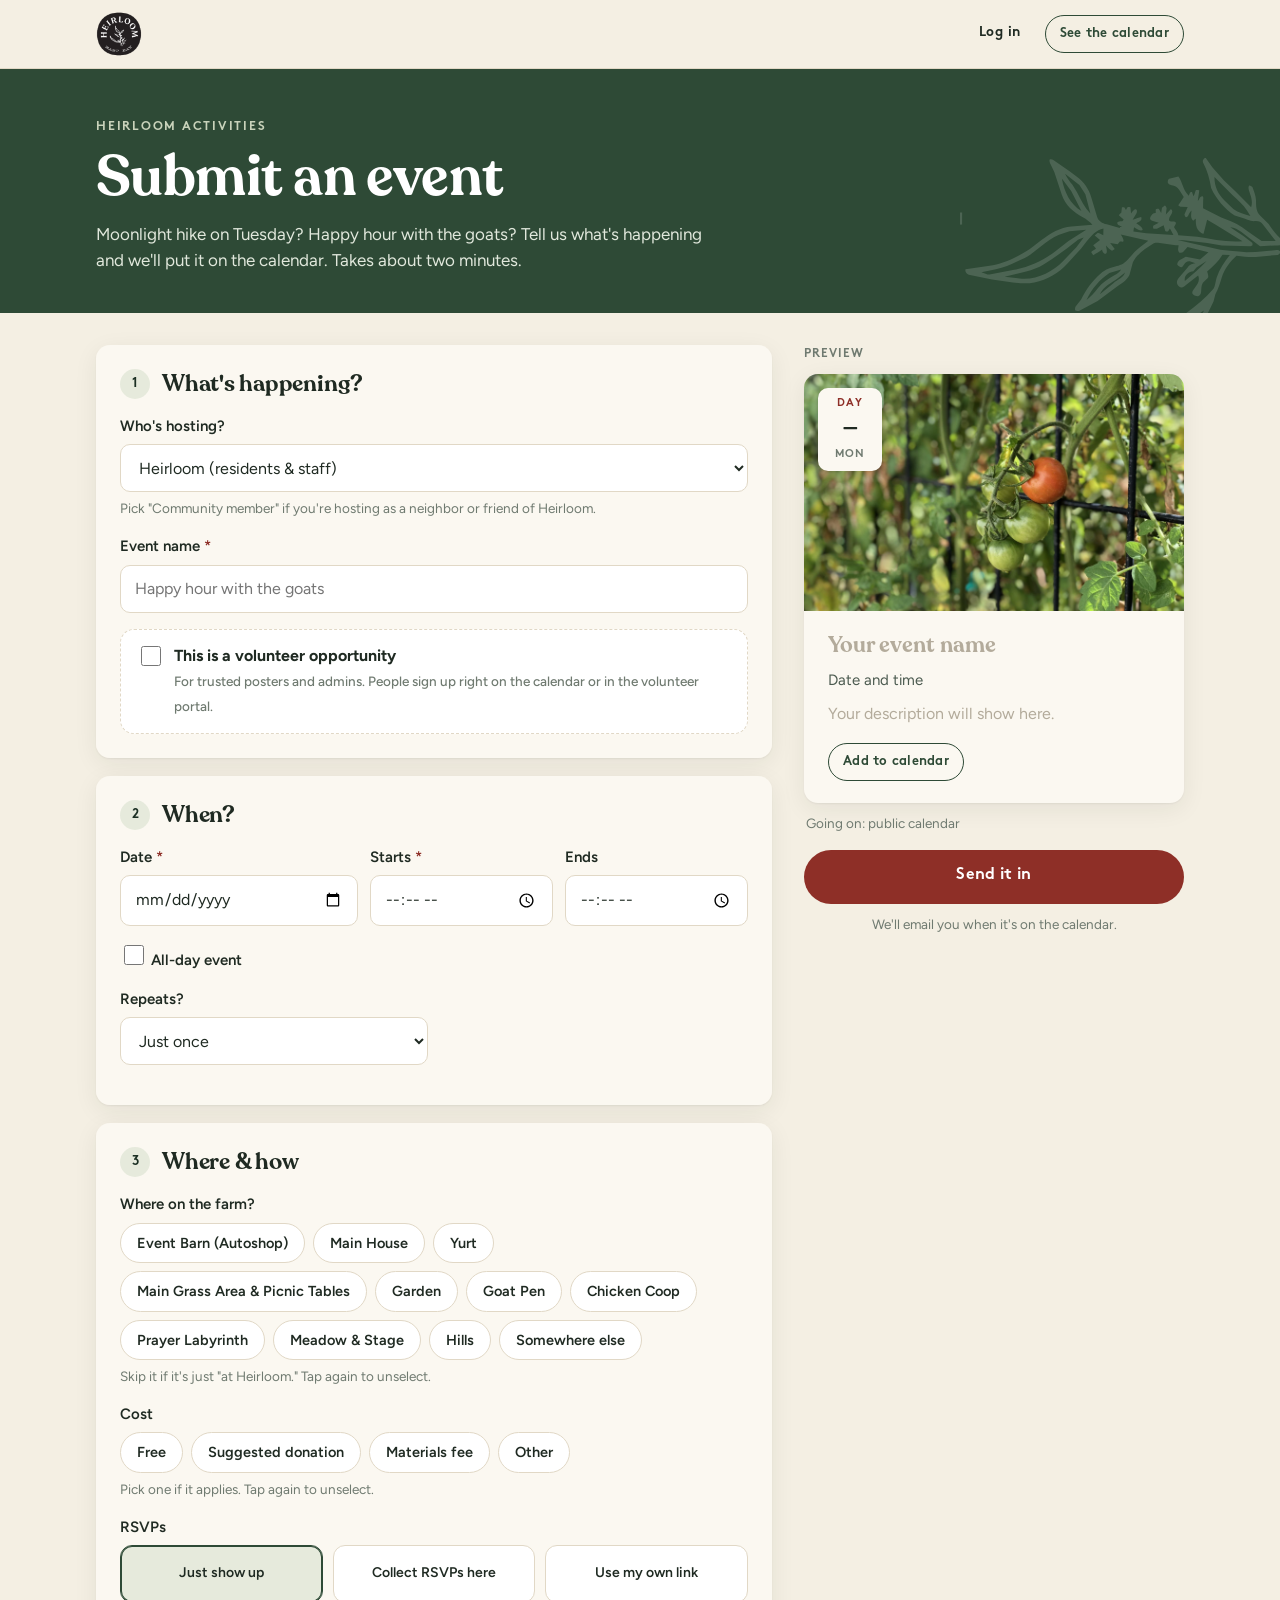
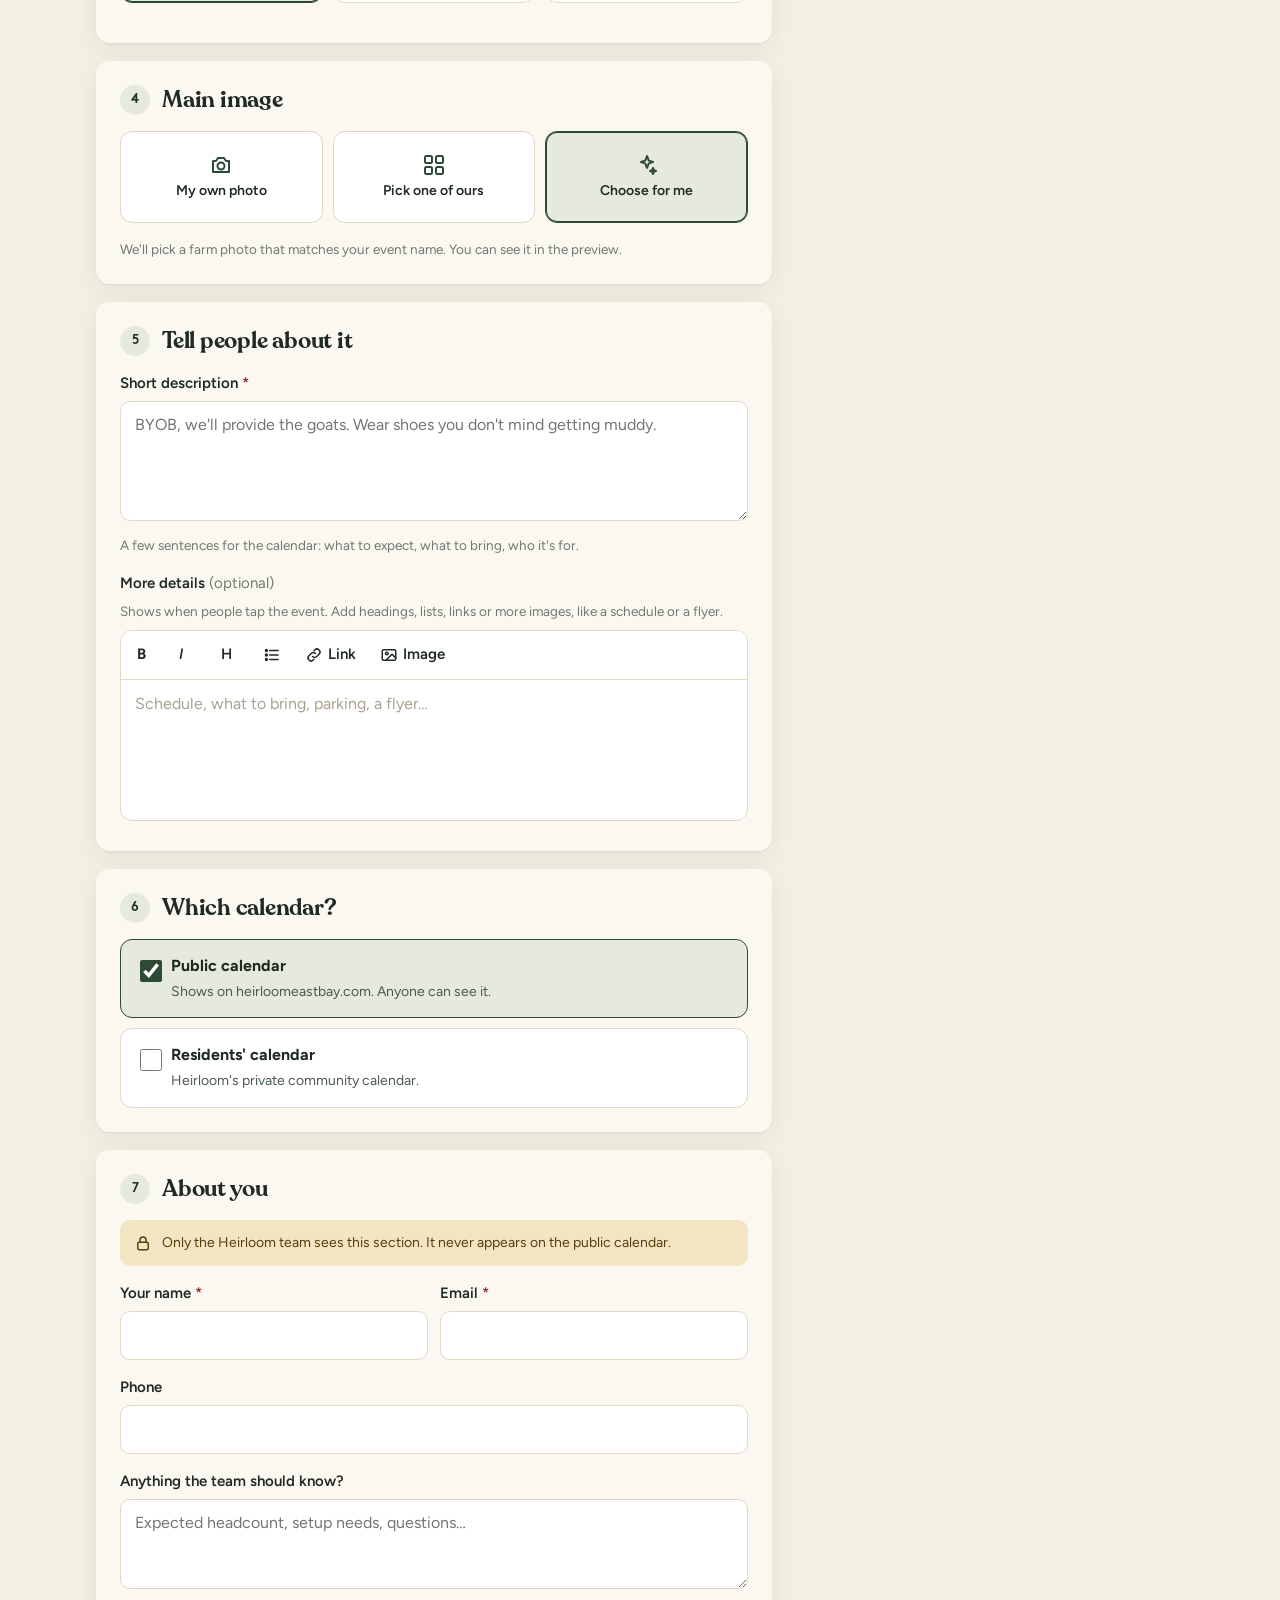
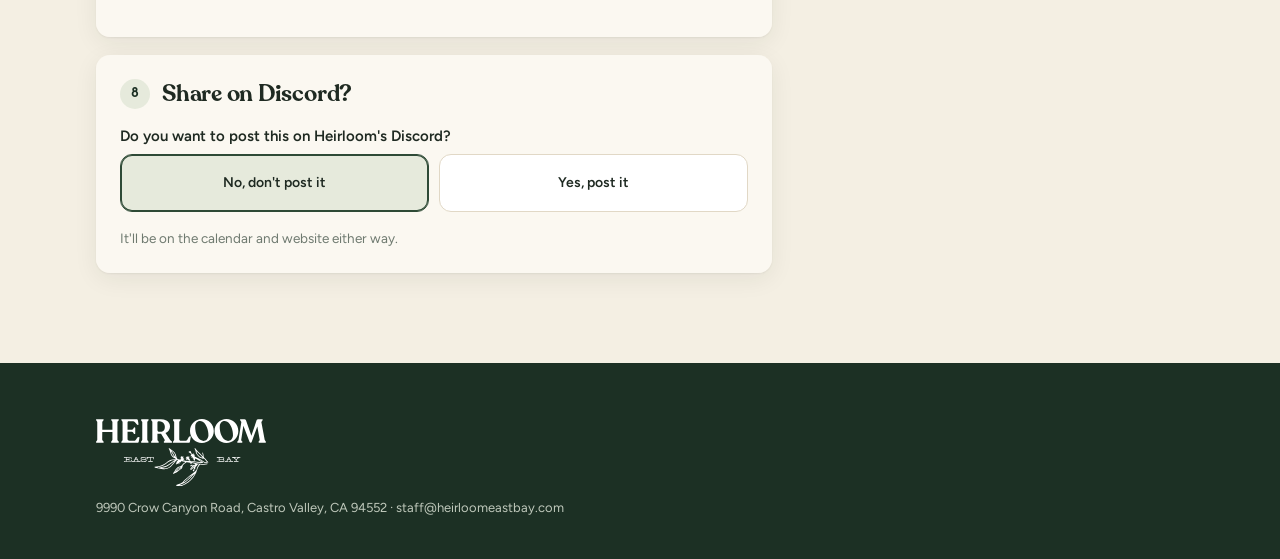
<file: submit.html>
<!doctype html>
<html lang="en">
<head>
<meta charset="utf-8">
<meta name="viewport" content="width=device-width, initial-scale=1">
<title>Submit an event · Heirloom Activities</title>
<meta name="description" content="Add an event to the Heirloom calendar.">
<link rel="icon" href="images/logo-badge.png">
<link rel="manifest" href="manifest.webmanifest">
<meta name="theme-color" content="#2e4a36">
<link rel="apple-touch-icon" href="images/app-icon-180.png">
<meta name="apple-mobile-web-app-capable" content="yes">
<meta name="mobile-web-app-capable" content="yes">
<meta name="apple-mobile-web-app-title" content="Heirloom">
<meta name="apple-mobile-web-app-status-bar-style" content="default">
<link rel="preconnect" href="https://fonts.googleapis.com">
<link rel="preconnect" href="https://fonts.gstatic.com" crossorigin>
<link href="https://fonts.googleapis.com/css2?family=Figtree:wght@400;500;600&family=Fraunces:opsz,wght@9..144,600&display=swap" rel="stylesheet">
<script src="theme.js?v=20261124d"></script>
<link rel="stylesheet" href="styles.css?v=20261124d">
<style>
  .intro { background: var(--forest-fill); color: #fff; padding: 44px 0 40px; position: relative; overflow: hidden; }
  .intro .kicker { color: var(--sage); }
  .intro h1 { font-size: clamp(36px, 5.6vw, 56px); margin: 8px 0 12px; }
  .intro p { margin: 0; max-width: 36em; color: #e1e8dc; font-size: 17px; }
  .intro .sprig { position: absolute; right: -40px; bottom: -70px; width: 360px; opacity: .14; pointer-events: none; }

  .layout { display: grid; grid-template-columns: minmax(0, 1fr) 380px; gap: 32px; align-items: start; padding-top: 32px; }
  @media (max-width: 960px) { .layout { grid-template-columns: 1fr; } .preview-col { order: 2; } }

  fieldset { border: 0; margin: 0 0 18px; padding: 24px; background: var(--paper); border-radius: var(--radius); box-shadow: var(--shadow); min-width: 0; }
  legend { float: left; width: 100%; padding: 0; margin-bottom: 16px; display: flex; align-items: center; gap: 12px; }
  legend ~ * { clear: both; }
  .step { width: 30px; height: 30px; border-radius: 50%; background: var(--sage-soft); color: var(--forest-deep); display: grid; place-items: center; font-family: var(--f-label); font-weight: 700; font-size: 13px; flex: none; }
  legend h2 { font-size: 23px; }
  @media (max-width: 520px) { fieldset { padding: 20px 16px; } }

  .field { margin-bottom: 16px; }
  .field:last-child { margin-bottom: 0; }
  .field > label, .field .lbl { display: block; font-weight: 600; font-size: 15px; margin-bottom: 6px; }
  .req { color: var(--barn); }
  .hint { font-size: 13.5px; color: var(--muted); margin: 6px 0 0; }
  input[type=text], input[type=email], input[type=tel], input[type=url], input[type=number], input[type=date], input[type=time], select, textarea {
    width: 100%; min-height: 48px; padding: 11px 14px; background: var(--surface); border: 1.5px solid var(--line); border-radius: 10px; font-size: 16px; transition: border-color .15s, box-shadow .15s;
  }
  textarea { min-height: 120px; resize: vertical; line-height: 1.5; }
  input:focus, select:focus, textarea:focus { outline: none; border-color: var(--forest); box-shadow: 0 0 0 3px rgba(46,74,54,.15); }
  .invalid input, .invalid textarea, .invalid select { border-color: var(--barn); }
  .err { display: none; color: var(--barn); font-size: 13.5px; margin-top: 6px; font-weight: 600; }
  .invalid .err { display: block; }
  .row { display: grid; grid-template-columns: 1fr 1fr; gap: 12px; }
  .row3 { display: grid; grid-template-columns: 1.3fr 1fr 1fr; gap: 12px; }
  @media (max-width: 560px) { .row3 { grid-template-columns: 1fr 1fr; } .row3 > :first-child { grid-column: 1 / -1; } }
  @media (max-width: 420px) { .row { grid-template-columns: 1fr; } }

  .opt { font-weight: 400; color: var(--muted); }
  .type-chips { display: flex; flex-wrap: wrap; gap: 8px; }
  .type-chips label { position: relative; display: inline-flex; align-items: center; min-height: 40px; padding: 8px 16px; border: 1.5px solid var(--line); border-radius: 999px; background: var(--surface); cursor: pointer; font-weight: 600; font-size: 14.5px; }
  .type-chips input { position: absolute; opacity: 0; inset: 0; cursor: pointer; }
  .type-chips label:has(input:checked) { border-color: var(--forest); background: var(--sage-soft); color: var(--forest-deep); }
  .type-chips label:has(input:checked)::before { content: "✓"; margin-right: 6px; font-weight: 700; }
  .type-chips label:has(input:focus-visible) { outline: 3px solid var(--wheat); outline-offset: 2px; }
  .toggle { display: inline-flex; align-items: center; gap: 10px; cursor: pointer; font-weight: 500; }
  .toggle input { width: 20px; height: 20px; accent-color: var(--forest); }

  /* Photo choices */
  .rsvp-modes { margin-bottom: 0; }
  .rsvp-modes .mode label { min-height: 58px; }
  .photo-modes { display: grid; grid-template-columns: repeat(3, 1fr); gap: 10px; margin-bottom: 16px; }
  .mode { position: relative; }
  .mode input { position: absolute; opacity: 0; inset: 0; }
  .mode label { display: flex; flex-direction: column; align-items: center; justify-content: center; gap: 6px; text-align: center; min-height: 92px; padding: 12px 8px; border: 1.5px solid var(--line); border-radius: 12px; background: var(--surface); cursor: pointer; font-weight: 600; font-size: 14px; line-height: 1.2; }
  .mode label svg { width: 24px; height: 24px; color: var(--forest); }
  .mode input:checked + label { border-color: var(--forest); background: var(--sage-soft); box-shadow: inset 0 0 0 1px var(--forest); }
  .mode input:focus-visible + label { outline: 3px solid var(--wheat); outline-offset: 2px; }
  .drop { border: 2px dashed var(--line); border-radius: 12px; padding: 22px; text-align: center; background: var(--surface); cursor: pointer; display: block; }
  .drop:hover { border-color: var(--forest); }
  .drop strong { color: var(--forest); }
  .upload-preview { display: none; position: relative; border-radius: 12px; overflow: hidden; }
  .upload-preview img { width: 100%; aspect-ratio: 16/10; object-fit: cover; }
  .upload-preview button { position: absolute; top: 10px; right: 10px; }
  .has-upload .upload-preview { display: block; }
  .has-upload .drop { display: none; }
  .gallery { display: grid; grid-template-columns: repeat(auto-fill, minmax(104px, 1fr)); gap: 10px; }
  .g-item { position: relative; border-radius: 10px; overflow: hidden; aspect-ratio: 1; }
  .g-item input { position: absolute; opacity: 0; }
  .g-item label { display: block; height: 100%; cursor: pointer; }
  .g-item img { width: 100%; height: 100%; object-fit: cover; }
  .g-item span { position: absolute; left: 0; right: 0; bottom: 0; padding: 14px 8px 6px; background: linear-gradient(transparent, rgba(0,0,0,.65)); color: #fff; font-size: 12.5px; font-weight: 600; }
  .g-item input:checked + label { outline: 4px solid var(--barn); outline-offset: -4px; }
  .g-item input:checked + label::after { content: "✓"; position: absolute; top: 6px; right: 6px; width: 24px; height: 24px; border-radius: 50%; background: var(--barn-fill); color: #fff; display: grid; place-items: center; font-size: 14px; font-weight: 700; }
  .g-item input:focus-visible + label { outline: 3px solid var(--wheat); outline-offset: -3px; }
  [data-panel] { display: none; }
  [data-panel].on { display: block; }

  /* Calendar choice */
  .cal-choice { display: grid; gap: 10px; }
  .cal-opt { position: relative; }
  .cal-opt input { position: absolute; top: 18px; left: 16px; width: 22px; height: 22px; accent-color: var(--forest); }
  .cal-opt label { display: block; padding: 14px 16px 14px 50px; border: 1.5px solid var(--line); border-radius: 12px; background: var(--surface); cursor: pointer; }
  .cal-opt input:checked + label { border-color: var(--forest); background: var(--sage-soft); }
  .cal-opt strong { display: block; font-size: 16px; }
  .cal-opt small { color: var(--ink-soft); font-size: 14px; }
  .private-note { display: flex; gap: 10px; align-items: flex-start; background: var(--tint-wheat); color: var(--wheat-ink); border-radius: 10px; padding: 12px 14px; font-size: 14px; margin-bottom: 16px; }
  .private-note svg { width: 18px; height: 18px; flex: none; margin-top: 2px; }

  /* Preview column */
  .preview-col { position: sticky; top: 88px; }
  .preview-col .label { color: var(--muted); display: block; margin-bottom: 10px; }
  .preview-col .card { grid-template-columns: 1fr; }
  .preview-col .card-media { min-height: 0; aspect-ratio: 16/10; }
  .preview-col .card-body h4 { font-size: 22px; }
  .preview-col .card-body h4.placeholder, .preview-col .desc.placeholder { color: #b3ab9b; }
  .preview-col .card-actions .btn { pointer-events: none; }
  @media (max-width: 960px) { .preview-col { position: static; } }

  .submit-row { display: flex; flex-direction: column; gap: 10px; margin-top: 6px; }
  .submit-row .btn { width: 100%; min-height: 54px; font-size: 16px; }
  .form-error { display: none; background: var(--tint-red); color: var(--barn-dark); border-radius: 10px; padding: 12px 14px; font-weight: 600; font-size: 14.5px; }
  .form-error.on { display: block; }
  .hp { position: absolute; left: -9999px; width: 1px; height: 1px; overflow: hidden; }
  .spinner { width: 18px; height: 18px; border: 2.5px solid rgba(255,255,255,.4); border-top-color: #fff; border-radius: 50%; animation: spin .8s linear infinite; }
  @keyframes spin { to { transform: rotate(360deg); } }

  /* "More details" editor */
  .rte { border: 1.5px solid var(--line); border-radius: 12px; background: var(--surface); overflow: hidden; }
  .rte:focus-within { border-color: var(--forest); box-shadow: 0 0 0 3px rgba(46,74,54,.15); }
  .room-note { margin: 10px 0 0; padding: 12px 14px; border-radius: 12px; background: var(--tint-wheat); border: 1.5px solid var(--wheat); color: var(--wheat-ink); font-size: 15px; line-height: 1.45; }
  .room-note a { color: var(--forest); font-weight: 700; }
  .rte-bar { display: flex; flex-wrap: wrap; gap: 4px; padding: 6px; border-bottom: 1px solid var(--line); background: var(--surface); }
  .rte-bar button { display: inline-flex; align-items: center; gap: 5px; min-width: 38px; min-height: 36px; padding: 4px 10px; border: 0; border-radius: 8px; background: transparent; color: var(--ink); font-size: 15px; font-weight: 600; cursor: pointer; }
  .rte-bar button:hover, .rte-bar button[aria-pressed="true"] { background: var(--sage-soft); }
  .rte-bar svg { width: 18px; height: 18px; }
  .rte-link { display: flex; flex-wrap: wrap; gap: 6px; padding: 8px; border-bottom: 1px solid var(--line); background: var(--surface); }
  .rte-link input { flex: 1 1 200px; min-height: 40px !important; }
  .rte-area { min-height: 140px; max-height: 520px; overflow-y: auto; padding: 12px 14px; outline: none; font-size: 16px; line-height: 1.55; }
  .rte-area:empty::before { content: attr(data-placeholder); color: #a9a293; }
  .rte-area img { max-width: 100%; height: auto; border-radius: 10px; margin: 8px 0; display: block; }
  .rte-area h3 { font-family: var(--f-title); font-size: 20px; margin: 12px 0 4px; }
  .rte-area p { margin: 0 0 8px; }
  .rte-area ul, .rte-area ol { margin: 0 0 8px; padding-left: 22px; }
  .rte-area a { color: var(--forest); }

  .cost-amount { display: flex; align-items: center; gap: 8px; margin-top: 10px; flex-wrap: wrap; }
  .cost-amount .dollar { font-weight: 600; font-size: 18px; color: var(--ink-soft); }
  .cost-amount input { width: 110px !important; min-width: 0; }
  .cost-amount .per { color: var(--ink-soft); font-size: 15px; }

  .save-photo { margin-top: 12px; align-items: flex-start; font-size: 15px; line-height: 1.4; }
  .save-photo input { margin-top: 1px; flex: none; }


  .yn { grid-template-columns: repeat(2, 1fr); }
  .invalid #channels label { border-color: var(--barn); }

  /* Editing */
  .keep-photo { margin-bottom: 12px; position: relative; }
  .keep-photo input { position: absolute; opacity: 0; }
  .keep-photo label { display: flex; align-items: center; gap: 14px; padding: 10px; border: 1.5px solid var(--line); border-radius: 12px; background: var(--surface); cursor: pointer; }
  .keep-photo img { width: 96px; height: 64px; object-fit: cover; border-radius: 8px; flex: none; }
  .keep-photo input:checked + label { border-color: var(--forest); background: var(--sage-soft); box-shadow: inset 0 0 0 1px var(--forest); }
  .keep-photo input:focus-visible + label { outline: 3px solid var(--wheat); outline-offset: 2px; }
  .vol-box { margin-top: 6px; padding: 14px 16px; border: 1.5px dashed var(--line); border-radius: 14px; background: var(--surface); }
  .vol-box:has(#volunteer:checked) { border-style: solid; border-color: var(--forest); background: var(--sage-soft); }
  .vol-box > .toggle { align-items: flex-start; }
  .vol-box > .toggle input { margin-top: 2px; }
  #volFields { margin-top: 14px; }
  #volFields select { width: 100%; min-height: 46px; padding: 9px 12px; border: 1.5px solid var(--line); border-radius: 10px; background: var(--surface); font: inherit; font-size: 15.5px; }
  .multi-row { margin: 14px 0 4px; align-items: flex-start; }
  .multi-row input { margin-top: 2px; }
  .multi-panel { margin-top: 10px; display: grid; gap: 12px; }
  .multi-list { display: flex; flex-wrap: wrap; gap: 8px; min-height: 0; }
  .multi-list:empty::before { content: "No photos yet."; color: var(--muted); font-size: 14px; }
  .m-thumb { position: relative; width: 104px; aspect-ratio: 4 / 3; border-radius: 10px; overflow: hidden; background: var(--sage-soft); }
  .m-thumb img { width: 100%; height: 100%; object-fit: cover; display: block; }
  .m-thumb .n { position: absolute; left: 6px; top: 6px; background: rgba(28,48,36,.85); color: #fff; font-size: 12px; font-weight: 700; border-radius: 999px; padding: 1px 7px; }
  .m-thumb .x { position: absolute; right: 4px; top: 4px; width: 26px; height: 26px; border-radius: 50%; border: 0; background: rgba(251,248,241,.95); color: var(--barn); font-size: 16px; line-height: 1; cursor: pointer; }
  .multi-add { display: flex; flex-wrap: wrap; align-items: center; gap: 10px; }
  .multi-gallery button { position: relative; border: 2px solid transparent; border-radius: 12px; padding: 0; background: none; cursor: pointer; overflow: hidden; text-align: left; }
  .multi-gallery button img { width: 100%; aspect-ratio: 4 / 3; object-fit: cover; display: block; }
  .multi-gallery button span { display: block; font-size: 13px; padding: 4px 6px; color: var(--ink-soft); }
  .multi-gallery button[aria-pressed="true"] { border-color: var(--forest); box-shadow: 0 0 0 2px var(--forest); }
  .multi-gallery button .n { position: absolute; left: 6px; top: 6px; background: var(--forest-fill); color: #fff; font-size: 12px; font-weight: 700; border-radius: 999px; padding: 1px 7px; }
  .edit-note { background: var(--tint-wheat); color: var(--wheat-ink); border-radius: 10px; padding: 12px 14px; font-size: 14.5px; margin: 0 0 18px; }
  .cancel-area { border-top: 1px solid var(--line); margin-top: 10px; padding-top: 14px; text-align: center; }
  .link-btn { background: none; border: 0; padding: 6px; color: var(--barn); font-weight: 600; text-decoration: underline; cursor: pointer; font-size: 15px; }
  .cancel-confirm { background: var(--tint-red); border-radius: 12px; padding: 14px; text-align: left; }
  .cancel-confirm p { margin: 0 0 10px; color: var(--barn-dark); font-size: 15px; }
  .cancel-btns { display: flex; gap: 8px; flex-wrap: wrap; }
  .loading-card { max-width: 620px; margin: 40px auto 0; background: var(--paper); border-radius: 20px; box-shadow: var(--shadow); padding: 36px 28px; text-align: center; color: var(--ink-soft); }

  /* Done screen */
  .done { max-width: 620px; margin: 40px auto 0; background: var(--paper); border-radius: 20px; box-shadow: var(--shadow); padding: 40px 28px; text-align: center; }
  .done .tick { width: 72px; height: 72px; border-radius: 50%; background: var(--sage-soft); color: var(--forest); display: grid; place-items: center; margin: 0 auto 18px; }
  .done .tick svg { width: 36px; height: 36px; }
  .done h2 { font-size: 34px; margin-bottom: 10px; }
  .done p { color: var(--ink-soft); font-size: 17px; margin: 0 auto 24px; max-width: 30em; }
  .done .btns { display: flex; gap: 10px; justify-content: center; flex-wrap: wrap; }
</style>
</head>
<body>
  <div class="demo-banner" id="demoBanner" hidden>Preview mode. Submissions won't be saved until the calendar is connected.</div>

  <header class="site-header">
    <div class="wrap">
      <a class="brand" href="index.html" aria-label="Heirloom Activities">
        <img class="badge" src="images/logo-badge.png" alt="">
      </a>
      <nav class="nav" aria-label="Main"><a class="btn btn-outline btn-sm nav-cal" href="index.html">See the calendar</a></nav>
    </div>
  </header>

  <section class="intro">
    <svg class="sprig" viewBox="380 190 400 250" fill="#fff" aria-hidden="true"><use href="images/logo-wordmark-white.svg#Layer_1-2"/></svg>
    <div class="wrap">
      <span class="kicker">Heirloom Activities</span>
      <h1 id="pageTitle">Submit an event</h1>
      <p id="pageIntro">Moonlight hike on Tuesday? Happy hour with the goats? Tell us what's happening and we'll put it on the calendar. Takes about two minutes.</p>
    </div>
  </section>

  <main class="wrap">
    <div id="formWrap">
    <form id="eventForm" class="layout" novalidate>
      <div class="form-col">

        <fieldset>
          <legend><span class="step">1</span><h2>What's happening?</h2></legend>
          <div class="field">
            <label for="host">Who's hosting?</label>
            <select id="host" name="host">
              <option value="">Heirloom (residents &amp; staff)</option>
            </select>
            <p class="hint" id="hostHint">Pick "Community member" if you're hosting as a neighbor or friend of Heirloom.</p>
          </div>
          <div class="field" id="hostNameField" hidden>
            <label for="hostName">Name to show as the host <span class="opt">(optional)</span></label>
            <input type="text" id="hostName" name="hostName" maxlength="60" placeholder="Jane Doe, or East Bay Knitting Circle">
            <p class="hint">Shown on the event as "Hosted by …". Leave blank to just say "community member."</p>
          </div>
          <div class="field" data-f="title">
            <label for="title">Event name <span class="req">*</span></label>
            <input type="text" id="title" name="title" maxlength="90" placeholder="Happy hour with the goats" autocomplete="off" required>
            <div class="err">Give your event a name.</div>
            <p class="room-note" id="roomNote" hidden>🛏️ <b>Booking a guest room?</b> Guest stays don't go on the public calendar. Use the <a href="stays.html">Guest rooms page</a> instead. If this really is a public event, that's fine: it'll just get a quick look from an admin before it goes up.</p>
          </div>
          <div class="vol-box" id="volBox">
            <label class="toggle"><input type="checkbox" id="volunteer" name="volunteer">
              <span><b>This is a volunteer opportunity</b><br><span class="hint" style="margin:0">For trusted posters and admins. People sign up right on the calendar or in the volunteer portal.</span></span></label>
            <div id="volFields" hidden>
              <div class="row">
                <div class="field">
                  <label for="volArea">Area</label>
                  <select id="volArea" name="volArea"></select>
                </div>
                <div class="field">
                  <label for="volTraining">Needs training <span class="opt">(optional)</span></label>
                  <select id="volTraining" name="volTraining"><option value="">No training needed</option></select>
                </div>
              </div>
              <label class="toggle" style="margin:2px 0 14px" hidden><input type="checkbox" id="volBg" name="volBg"><span>Needs a background check</span></label>
              <p class="hint" style="margin:2px 0 14px">Open to anyone = a drop-in, no account or background check needed. Approved volunteers only = people who've cleared their one-time background check.</p>
              <div class="field" style="margin-bottom:0">
                <span class="lbl">Who can sign up?</span>
                <div class="cal-choice">
                  <div class="cal-opt"><input type="radio" name="volWho" id="vw-anyone" value="anyone" checked><label for="vw-anyone">
                    <strong>Anyone</strong><small>Shows on the public calendar. Great for workdays and open projects.</small></label></div>
                  <div class="cal-opt"><input type="radio" name="volWho" id="vw-volunteers" value="volunteers"><label for="vw-volunteers">
                    <strong>Approved volunteers only</strong><small>Only shows in volunteers' portals, not on the public calendar.</small></label></div>
                </div>
                <p class="hint">If it needs a background check or training, only volunteers who have it can sign up. Everyone else sees how to get involved.</p>
              </div>
            </div>
          </div>
        </fieldset>

        <fieldset>
          <legend><span class="step">2</span><h2>When?</h2></legend>
          <div class="row3">
            <div class="field" data-f="date">
              <label for="date">Date <span class="req">*</span></label>
              <input type="date" id="date" name="date" required>
              <div class="err">Pick a date.</div>
            </div>
            <div class="field time-f" data-f="startTime">
              <label for="startTime">Starts <span class="req">*</span></label>
              <input type="time" id="startTime" name="startTime" step="900">
              <div class="err">Add a start time.</div>
            </div>
            <div class="field time-f" data-f="endTime">
              <label for="endTime">Ends</label>
              <input type="time" id="endTime" name="endTime" step="900">
              <div class="err">Should be after the start.</div>
            </div>
          </div>
          <div class="field">
            <label class="toggle"><input type="checkbox" id="allDay" name="allDay"> All-day event</label>
          </div>
          <div class="row">
            <div class="field">
              <label for="repeat">Repeats?</label>
              <select id="repeat" name="repeat">
                <option value="none">Just once</option>
                <option value="weekly">Every week</option>
                <option value="biweekly">Every other week</option>
                <option value="monthlyNth">Monthly</option>
                <option value="monthlyDate">Monthly</option>
              </select>
            </div>
            <div class="field" data-f="until" id="untilField" hidden>
              <label for="until">Until <span class="req">*</span></label>
              <input type="date" id="until" name="until">
              <div class="err">Pick an end date after the first event.</div>
            </div>
          </div>
        </fieldset>

        <fieldset>
          <legend><span class="step">3</span><h2>Where &amp; how</h2></legend>
          <div class="field">
            <span class="lbl">Where on the farm?</span>
            <div class="type-chips" id="places" role="radiogroup" aria-label="Where on the farm"></div>
            <div id="otherPlace" hidden style="margin-top:10px">
              <label class="visually-hidden" for="location">Where is it?</label>
              <input type="text" id="location" maxlength="120" placeholder="Type the place, or an address if it's off the farm">
            </div>
            <p class="hint">Skip it if it's just "at Heirloom." Tap again to unselect.</p>
            <p class="venue-note" id="venueNote" hidden role="status"></p>
          </div>
          <div class="field" data-f="cost">
            <span class="lbl">Cost</span>
            <div class="type-chips" id="costChoices" role="radiogroup" aria-label="Cost">
              <label><input type="radio" name="costType" id="c-free" value="free">Free</label>
              <label><input type="radio" name="costType" id="c-donation" value="donation">Suggested donation</label>
              <label><input type="radio" name="costType" id="c-materials" value="materials">Materials fee</label>
              <label><input type="radio" name="costType" id="c-other" value="other">Other</label>
            </div>
            <div class="cost-amount" id="costAmountRow" hidden>
              <span class="dollar" aria-hidden="true">$</span>
              <input type="number" id="costAmount" min="0" step="1" inputmode="decimal" aria-label="Amount in dollars" placeholder="10">
              <span class="per" id="costPer">suggested donation per person</span>
            </div>
            <div id="costOtherRow" hidden style="margin-top:10px">
              <input type="text" id="costOther" maxlength="60" aria-label="Describe the cost" placeholder="e.g. $20 per family, or sliding scale $5–$25">
            </div>
            <div class="err" id="costErr">Add an amount.</div>
            <p class="hint">Pick one if it applies. Tap again to unselect.</p>
          </div>
          <div class="field">
            <span class="lbl">RSVPs</span>
            <div class="photo-modes rsvp-modes" role="radiogroup" aria-label="RSVPs">
              <div class="mode"><input type="radio" name="rsvpMode" id="r-none" value="none" checked><label for="r-none">Just show up</label></div>
              <div class="mode"><input type="radio" name="rsvpMode" id="r-form" value="form"><label for="r-form">Collect RSVPs here</label></div>
              <div class="mode"><input type="radio" name="rsvpMode" id="r-link" value="link"><label for="r-link">Use my own link</label></div>
            </div>
          </div>
          <div data-rsvp="form" hidden>
            <div class="field" data-f="spots">
              <label for="spots">How many spots?</label>
              <input type="number" id="spots" name="spots" min="1" max="2000" inputmode="numeric" placeholder="No limit" style="max-width:180px">
              <p class="hint">Leave blank for no limit. If it fills up, people can join a waitlist and move in when someone cancels. See who's coming any time in My events.</p>
            </div>
            <label class="check" style="display:flex;gap:8px;align-items:flex-start;margin-top:6px"><input type="checkbox" id="rsvpReminders" name="rsvpReminders"> <span>Email everyone who RSVPs a reminder the day before</span></label>
          </div>
          <div data-rsvp="link" hidden>
            <div class="row">
              <div class="field" data-f="link">
                <label for="link">Link <span class="req">*</span></label>
                <input type="url" id="link" name="link" inputmode="url" placeholder="https://" maxlength="400">
                <div class="err">Add a link that starts with https://</div>
              </div>
              <div class="field">
                <label for="linkLabel">Button says</label>
                <select id="linkLabel" name="linkLabel">
                  <option>RSVP</option><option>More info</option><option>Sign up</option><option>Learn more</option>
                </select>
              </div>
            </div>
          </div>
        </fieldset>

        <fieldset id="imageStep">
          <legend><span class="step">4</span><h2>Main image</h2></legend>
          <div class="keep-photo" id="keepPhoto" hidden>
            <input type="radio" name="imageMode" id="m-keep" value="keep">
            <label for="m-keep"><img id="keepImg" alt=""><span><strong>Keep the current photo</strong><br><span class="hint">Or pick another option below</span></span></label>
          </div>
          <div class="photo-modes" role="radiogroup" aria-label="Main image">
            <div class="mode"><input type="radio" name="imageMode" id="m-upload" value="upload"><label for="m-upload">
              <svg viewBox="0 0 24 24" fill="none" stroke="currentColor" stroke-width="2" stroke-linecap="round" stroke-linejoin="round"><path d="M4 8h3l2-3h6l2 3h3v11H4z"/><circle cx="12" cy="13" r="3.5"/></svg>My own photo</label></div>
            <div class="mode"><input type="radio" name="imageMode" id="m-preset" value="preset"><label for="m-preset">
              <svg viewBox="0 0 24 24" fill="none" stroke="currentColor" stroke-width="2" stroke-linecap="round" stroke-linejoin="round"><rect x="3" y="3" width="7" height="7" rx="1.5"/><rect x="14" y="3" width="7" height="7" rx="1.5"/><rect x="3" y="14" width="7" height="7" rx="1.5"/><rect x="14" y="14" width="7" height="7" rx="1.5"/></svg>Pick one of ours</label></div>
            <div class="mode"><input type="radio" name="imageMode" id="m-auto" value="auto" checked><label for="m-auto">
              <svg viewBox="0 0 24 24" fill="none" stroke="currentColor" stroke-width="2" stroke-linecap="round" stroke-linejoin="round"><path d="M12 3l1.8 4.6L18 9l-4.2 1.4L12 15l-1.8-4.6L6 9l4.2-1.4z"/><path d="M18 15l.9 2.1L21 18l-2.1.9L18 21l-.9-2.1L15 18l2.1-.9z"/></svg>Choose for me</label></div>
          </div>

          <label class="toggle multi-row" id="multiRow" hidden>
            <input type="checkbox" id="multi">
            <span><b>Use a different photo for each date.</b> Pick or upload a few and they'll take turns.</span>
          </label>
          <div class="multi-panel" id="multiPanel" hidden>
            <div class="multi-list" id="multiList" aria-live="polite"></div>
            <div class="multi-add">
              <label class="btn btn-outline btn-sm" for="multiFiles">Upload photos</label>
              <input type="file" id="multiFiles" accept="image/*" multiple class="visually-hidden">
              <span class="hint" id="multiHint" style="margin:0">or tap photos below to add them. Up to 6, used in this order.</span>
            </div>
            <div class="gallery multi-gallery" id="multiGallery"></div>
          </div>

          <div data-panel="upload" id="uploadPanel">
            <label class="drop" for="photo">
              <strong>Tap to add a photo</strong><br><span class="hint">From your camera roll or camera. Wide photos look best.</span>
            </label>
            <input type="file" id="photo" accept="image/*" class="visually-hidden">
            <div class="upload-preview"><img id="uploadImg" alt="Your photo"><button type="button" class="btn btn-light btn-sm" id="removePhoto">Remove</button></div>
            <p class="hint" id="photoStatus"></p>
            <label class="toggle save-photo" id="savePhotoRow" hidden>
              <input type="checkbox" id="savePhoto" name="savePhoto">
              <span>I'll host more events like this. Save my photo so it's used automatically next time.</span>
            </label>
          </div>
          <div data-panel="preset"><div class="gallery" id="gallery"></div></div>
          <div data-panel="auto" class="on"><p class="hint" style="margin:0">We'll pick a farm photo that matches your event name. You can see it in the preview.</p></div>
        </fieldset>

        <fieldset>
          <legend><span class="step">5</span><h2>Tell people about it</h2></legend>
          <div class="field" data-f="description">
            <label for="description">Short description <span class="req">*</span></label>
            <textarea id="description" name="description" maxlength="1500" placeholder="BYOB, we'll provide the goats. Wear shoes you don't mind getting muddy." required></textarea>
            <div class="err">Add a short description.</div>
            <p class="hint">A few sentences for the calendar: what to expect, what to bring, who it's for.</p>
          </div>
          <div class="field">
            <span class="lbl" id="detailsLbl">More details <span class="opt">(optional)</span></span>
            <p class="hint" style="margin:0 0 8px">Shows when people tap the event. Add headings, lists, links or more images, like a schedule or a flyer.</p>
            <div class="rte">
              <div class="rte-bar" role="toolbar" aria-label="Formatting">
                <button type="button" data-cmd="bold" aria-label="Bold" title="Bold"><b>B</b></button>
                <button type="button" data-cmd="italic" aria-label="Italic" title="Italic"><i>I</i></button>
                <button type="button" data-cmd="heading" aria-label="Heading" title="Heading">H</button>
                <button type="button" data-cmd="insertUnorderedList" aria-label="Bulleted list" title="Bulleted list">
                  <svg viewBox="0 0 24 24" fill="none" stroke="currentColor" stroke-width="2" stroke-linecap="round"><path d="M9 6h11M9 12h11M9 18h11"/><circle cx="4.5" cy="6" r="1.2" fill="currentColor"/><circle cx="4.5" cy="12" r="1.2" fill="currentColor"/><circle cx="4.5" cy="18" r="1.2" fill="currentColor"/></svg></button>
                <button type="button" data-cmd="link" aria-label="Add a link" title="Add a link">
                  <svg viewBox="0 0 24 24" fill="none" stroke="currentColor" stroke-width="2" stroke-linecap="round"><path d="M10 14a4 4 0 0 0 5.7 0l3-3a4 4 0 0 0-5.7-5.7l-1 1"/><path d="M14 10a4 4 0 0 0-5.7 0l-3 3a4 4 0 0 0 5.7 5.7l1-1"/></svg> Link</button>
                <button type="button" data-cmd="image" aria-label="Add an image" title="Add an image">
                  <svg viewBox="0 0 24 24" fill="none" stroke="currentColor" stroke-width="2" stroke-linecap="round" stroke-linejoin="round"><rect x="3" y="5" width="18" height="14" rx="2"/><circle cx="9" cy="10" r="1.8"/><path d="M21 16l-5-5-8 8"/></svg> Image</button>
              </div>
              <div class="rte-link" id="rteLink" hidden>
                <input type="url" id="rteLinkUrl" placeholder="https://" inputmode="url" aria-label="Link address">
                <button type="button" class="btn btn-forest btn-sm" id="rteLinkAdd">Add link</button>
                <button type="button" class="btn btn-outline btn-sm" id="rteLinkCancel">Cancel</button>
              </div>
              <div class="rte-area" id="details" contenteditable="true" role="textbox" aria-multiline="true" aria-labelledby="detailsLbl" data-placeholder="Schedule, what to bring, parking, a flyer…"></div>
            </div>
            <input type="file" id="detailsPhoto" accept="image/*" class="visually-hidden">
            <p class="hint" id="detailsStatus"></p>
          </div>
        </fieldset>

        <fieldset>
          <legend><span class="step">6</span><h2>Which calendar?</h2></legend>
          <div class="field" data-f="calendars">
            <div class="cal-choice">
              <div class="cal-opt"><input type="checkbox" name="calendars" id="cal-public" value="public" checked><label for="cal-public">
                <strong>Public calendar</strong><small>Shows on heirloomeastbay.com. Anyone can see it.</small></label></div>
              <div class="cal-opt"><input type="checkbox" name="calendars" id="cal-private" value="private"><label for="cal-private">
                <strong>Residents' calendar</strong><small>Heirloom's private community calendar.</small></label></div>
            </div>
            <div class="err">Pick at least one calendar.</div>
            <p class="hint" id="volCalNote" hidden>Approved-volunteers-only opportunities don't go on the public calendar. They show in volunteers' portals, and you can add them to the residents' calendar too.</p>
          </div>
        </fieldset>

        <fieldset>
          <legend><span class="step">7</span><h2>About you</h2></legend>
          <div class="private-note">
            <svg viewBox="0 0 24 24" fill="none" stroke="currentColor" stroke-width="2" stroke-linecap="round"><rect x="5" y="11" width="14" height="10" rx="2"/><path d="M8 11V8a4 4 0 0 1 8 0v3"/></svg>
            <span>Only the Heirloom team sees this section. It never appears on the public calendar.</span>
          </div>
          <div class="row">
            <div class="field" data-f="name">
              <label for="name">Your name <span class="req">*</span></label>
              <input type="text" id="name" name="name" autocomplete="name" maxlength="80" required>
              <div class="err">Add your name.</div>
            </div>
            <div class="field" data-f="email">
              <label for="email">Email <span class="req">*</span></label>
              <input type="email" id="email" name="email" autocomplete="email" inputmode="email" maxlength="120" required>
              <div class="err">Add an email we can reach you at.</div>
            </div>
          </div>
          <div class="field">
            <label for="phone">Phone</label>
            <input type="tel" id="phone" name="phone" autocomplete="tel" maxlength="30">
          </div>
          <div class="field">
            <label for="notes">Anything the team should know?</label>
            <textarea id="notes" name="notes" maxlength="1000" placeholder="Expected headcount, setup needs, questions…" style="min-height:90px"></textarea>
          </div>
          <div class="hp" aria-hidden="true"><label for="website">Website</label><input type="text" id="website" name="website" tabindex="-1" autocomplete="off"></div>
        </fieldset>

        <fieldset id="discordStep">
          <legend><span class="step">8</span><h2>Share on Discord?</h2></legend>
          <div class="field" data-f="discord">
            <span class="lbl" id="discordQ">Do you want to post this on Heirloom's Discord?</span>
            <div class="photo-modes rsvp-modes yn" role="radiogroup" aria-labelledby="discordQ">
              <div class="mode"><input type="radio" name="discordShare" id="d-no" value="no" checked><label for="d-no">No, don't post it</label></div>
              <div class="mode"><input type="radio" name="discordShare" id="d-yes" value="yes"><label for="d-yes">Yes, post it</label></div>
            </div>
            <div id="discordPick" hidden style="margin-top:14px">
              <span class="lbl" id="channelsLbl">Which channel should it go to? <span class="opt">(pick one or more)</span></span>
              <div class="type-chips" id="channels" role="group" aria-labelledby="channelsLbl"></div>
            </div>
            <div class="err">Pick at least one channel, or choose "No, don't post it."</div>
            <p class="hint" id="discordHint">It'll be on the calendar and website either way.</p>
          </div>
        </fieldset>
      </div>

      <aside class="preview-col">
        <span class="label">Preview</span>
        <div id="preview"></div>
        <div class="submit-row">
          <div class="form-error" id="formError" role="alert"></div>
          <button type="submit" class="btn btn-primary" id="submitBtn">Send it in</button>
          <p class="hint" id="submitHint" style="text-align:center;margin:0">We'll email you when it's on the calendar.</p>
          <div class="cancel-area" id="cancelArea" hidden>
            <button type="button" class="link-btn" id="cancelBtn">Cancel this event</button>
            <div class="cancel-confirm" id="cancelConfirm" hidden>
              <p>Cancel <b id="cancelName"></b>? It comes off the calendar, and anyone who RSVP'd gets an email.</p>
              <div class="cancel-btns">
                <button type="button" class="btn btn-primary btn-sm" id="cancelYes">Yes, cancel it</button>
                <button type="button" class="btn btn-outline btn-sm" id="cancelNo">Keep it</button>
              </div>
            </div>
          </div>
        </div>
      </aside>
    </form>
    </div>
  </main>

  <footer class="site-footer">
    <div class="wrap">
      <div class="footer-small" style="border:0;margin:0;padding:0">
        <p><img src="images/logo-wordmark-white.svg" alt="Heirloom East Bay" style="width:170px;margin-bottom:12px"></p>
        <p id="footLine"></p>
      </div>
    </div>
  </footer>

<script src="config.js?v=20261124d"></script>
<script src="common.js?v=20261124d"></script>
<script src="nav.js?v=20261124d"></script>
<script src="install.js?v=20261124d"></script>
<script src="flyer.js?v=20261124d"></script>
<script src="submit.js?v=20261124d"></script>
</body>
</html>
</file>
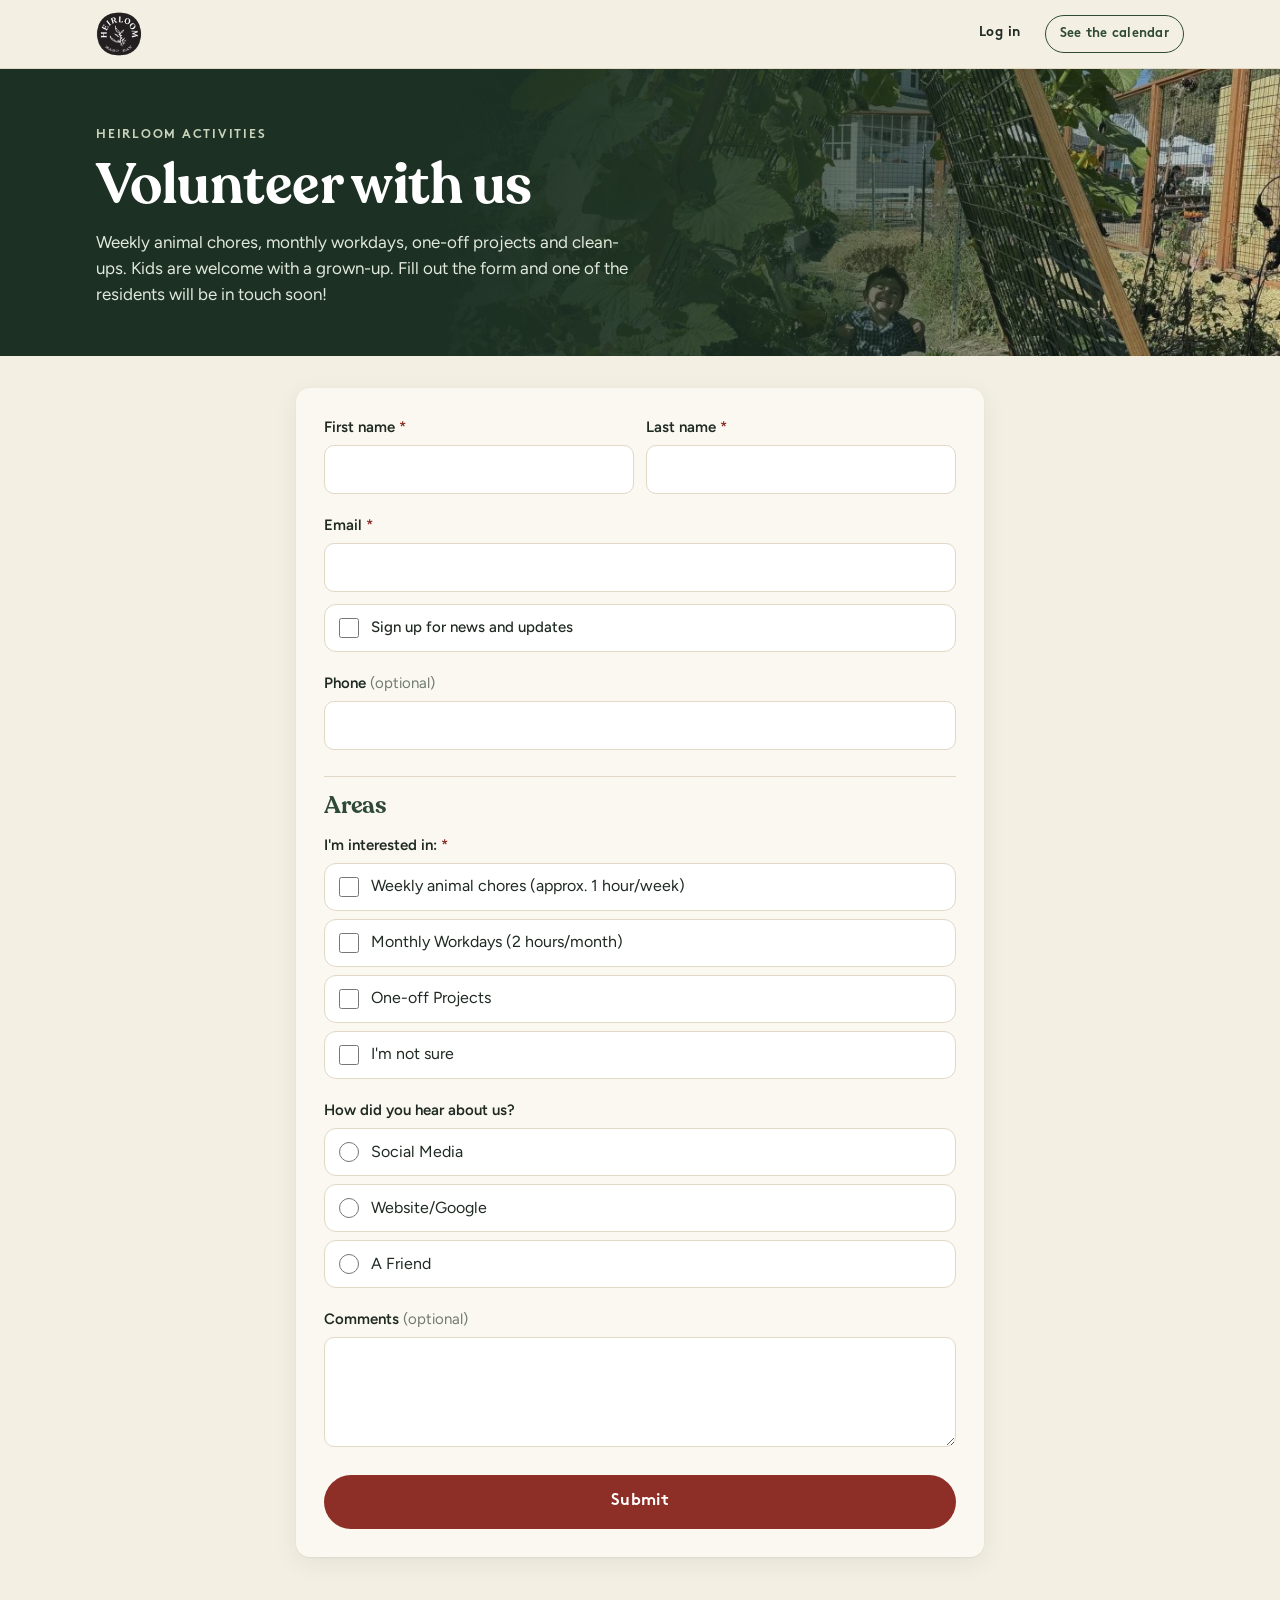
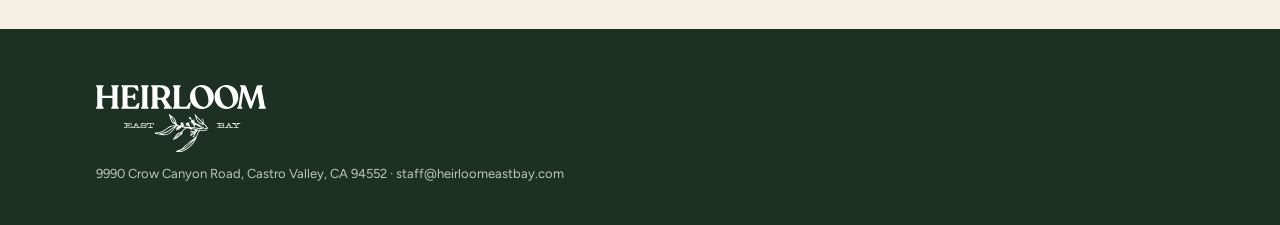
<file: volunteer.html>
<!doctype html>
<html lang="en">
<head>
<meta charset="utf-8">
<meta name="viewport" content="width=device-width, initial-scale=1">
<title>Volunteer · Heirloom Activities</title>
<meta name="description" content="Volunteer at Heirloom: weekly animal chores, monthly workdays and one-off projects.">
<link rel="icon" href="images/logo-badge.png">
<link rel="manifest" href="manifest.webmanifest">
<meta name="theme-color" content="#2e4a36">
<link rel="apple-touch-icon" href="images/app-icon-180.png">
<meta name="apple-mobile-web-app-capable" content="yes">
<meta name="mobile-web-app-capable" content="yes">
<meta name="apple-mobile-web-app-title" content="Heirloom">
<meta name="apple-mobile-web-app-status-bar-style" content="default">
<link rel="preconnect" href="https://fonts.googleapis.com">
<link rel="preconnect" href="https://fonts.gstatic.com" crossorigin>
<link href="https://fonts.googleapis.com/css2?family=Figtree:wght@400;500;600&family=Fraunces:opsz,wght@9..144,600&display=swap" rel="stylesheet">
<script src="theme.js?v=20261124d"></script>
<link rel="stylesheet" href="styles.css?v=20261124d">
<style>
  .intro { position: relative; color: #fff; background: var(--forest-deep-fill); overflow: hidden; isolation: isolate; }
  .intro .photo { position: absolute; inset: 0 0 0 35%; z-index: -1; }
  .intro .photo img { width: 100%; height: 100%; object-fit: cover; object-position: 50% 40%; }
  .intro .photo::before { content: ""; position: absolute; inset: 0; background: linear-gradient(100deg, var(--forest-deep) 0%, rgba(28,48,36,.85) 35%, rgba(28,48,36,.35) 75%, rgba(28,48,36,.15) 100%); }
  .intro .wrap { padding-block: 52px 48px; }
  .intro .kicker { color: var(--sage); }
  .intro h1 { font-size: clamp(36px, 5.6vw, 56px); margin: 8px 0 12px; }
  .intro p { margin: 0; max-width: 32em; color: #e1e8dc; font-size: 17px; }
  @media (max-width: 760px) { .intro .photo { inset: 0; } .intro .photo::before { background: linear-gradient(180deg, rgba(28,48,36,.75), rgba(28,48,36,.92)); } }

  .vol { max-width: 720px; margin: 0 auto; padding-top: 32px; }
  .card-form { background: var(--paper); border-radius: var(--radius); box-shadow: var(--shadow); padding: 28px; display: grid; gap: 20px; }
  @media (max-width: 520px) { .card-form { padding: 22px 16px; } }
  .field > label, .field .lbl { display: block; font-weight: 600; font-size: 15px; margin-bottom: 6px; }
  .req { color: var(--barn); }
  .opt { font-weight: 400; color: var(--muted); }
  .hint { font-size: 13.5px; color: var(--muted); margin: 6px 0 0; }
  input[type=text], input[type=email], input[type=tel], textarea {
    width: 100%; min-height: 48px; padding: 11px 14px; background: var(--surface); border: 1.5px solid var(--line); border-radius: 10px; font-size: 16px;
  }
  textarea { min-height: 110px; resize: vertical; line-height: 1.5; }
  input:focus, textarea:focus { outline: none; border-color: var(--forest); box-shadow: 0 0 0 3px rgba(46,74,54,.15); }
  .invalid input, .invalid textarea { border-color: var(--barn); }
  .invalid .areas label { border-color: var(--barn); }
  .err { display: none; color: var(--barn); font-size: 13.5px; margin-top: 6px; font-weight: 600; }
  .invalid .err { display: block; }
  .row { display: grid; grid-template-columns: 1fr 1fr; gap: 12px; }
  @media (max-width: 480px) { .row { grid-template-columns: 1fr; } }

  .areas { display: flex; flex-wrap: wrap; gap: 8px; }
  .areas label { position: relative; display: inline-flex; align-items: center; min-height: 44px; padding: 8px 18px; border: 1.5px solid var(--line); border-radius: 999px; background: var(--surface); cursor: pointer; font-weight: 600; font-size: 15px; }
  .areas input { position: absolute; opacity: 0; inset: 0; cursor: pointer; }
  .areas label:has(input:checked) { border-color: var(--forest); background: var(--sage-soft); color: var(--forest-deep); }
  .areas label:has(input:checked)::before { content: "✓"; margin-right: 6px; font-weight: 700; }
  .areas label:has(input:focus-visible) { outline: 3px solid var(--wheat); outline-offset: 2px; }

  .section-h { font-size: 24px; color: var(--forest); margin: 6px 0 -6px; padding-top: 16px; border-top: 1px solid var(--line); }
  .checks { display: grid; gap: 8px; }
  .check { display: flex; align-items: center; gap: 12px; min-height: 48px; padding: 10px 14px; border: 1.5px solid var(--line); border-radius: 12px; background: var(--surface); cursor: pointer; font-size: 16px; }
  .check input { width: 20px; height: 20px; flex: none; margin: 0; accent-color: var(--forest); }
  .check:has(input:checked) { border-color: var(--forest); background: var(--sage-soft); }
  .check:has(input:focus-visible) { outline: 3px solid var(--wheat); outline-offset: 2px; }
  .field > label.check { display: flex; font-weight: 500; margin-bottom: 0; }
  .invalid .checks .check { border-color: var(--barn); }

  /* Embedded on heirloomeastbay.com/volunteer: just the form */
  body.embed { background: transparent; }
  body.embed .site-header, body.embed .intro, body.embed .site-footer, body.embed .demo-banner { display: none; }
  body.embed .vol { max-width: none; padding: 4px; }
  html.sized, html.sized body { overflow: hidden; }

  .notice { display: flex; gap: 12px; align-items: flex-start; background: var(--tint-wheat); color: var(--wheat-ink); border-radius: 12px; padding: 14px 16px; font-size: 15px; line-height: 1.5; }
  .notice svg { width: 20px; height: 20px; flex: none; margin-top: 2px; }
  .notice p { margin: 0; }
  .submit { width: 100%; min-height: 54px; font-size: 16px; }
  .form-error { display: none; background: var(--tint-red); color: var(--barn-dark); border-radius: 10px; padding: 12px 14px; font-weight: 600; font-size: 14.5px; }
  .form-error.on { display: block; }
  .hp { position: absolute; left: -9999px; width: 1px; height: 1px; overflow: hidden; }

  .done { background: var(--paper); border-radius: 20px; box-shadow: var(--shadow); padding: 40px 28px; text-align: center; }
  .done .tick { width: 72px; height: 72px; border-radius: 50%; background: var(--sage-soft); color: var(--forest); display: grid; place-items: center; margin: 0 auto 18px; }
  .done .tick svg { width: 36px; height: 36px; }
  .done h2 { font-size: 34px; margin-bottom: 10px; }
  .done p { color: var(--ink-soft); font-size: 17px; margin: 0 auto 24px; max-width: 30em; }
  .done .btns { display: flex; gap: 10px; justify-content: center; flex-wrap: wrap; }
</style>
</head>
<body>
  <div class="demo-banner" id="demoBanner" hidden>Preview mode. Applications won't be sent until the calendar is connected.</div>

  <header class="site-header">
    <div class="wrap">
      <a class="brand" href="index.html" aria-label="Heirloom Activities">
        <img class="badge" src="images/logo-badge.png" alt="">
      </a>
      <nav class="nav" aria-label="Main"><a class="btn btn-outline btn-sm nav-cal" href="index.html">See the calendar</a></nav>
    </div>
  </header>

  <section class="intro">
    <div class="photo" aria-hidden="true"><img src="images/squash-tunnel.jpg" alt=""></div>
    <div class="wrap">
      <span class="kicker">Heirloom Activities</span>
      <h1>Volunteer with us</h1>
      <p>Weekly animal chores, monthly workdays, one-off projects and clean-ups. Kids are welcome with a grown-up. Fill out the form and one of the residents will be in touch soon!</p>
    </div>
  </section>

  <main class="wrap vol">
    <div id="volWrap">
      <form id="volForm" class="card-form" novalidate>
        <div class="row">
          <div class="field" data-f="first">
            <label for="first">First name <span class="req">*</span></label>
            <input type="text" id="first" name="first" autocomplete="given-name" maxlength="60" required>
            <div class="err">Add your first name.</div>
          </div>
          <div class="field" data-f="last">
            <label for="last">Last name <span class="req">*</span></label>
            <input type="text" id="last" name="last" autocomplete="family-name" maxlength="60" required>
            <div class="err">Add your last name.</div>
          </div>
        </div>
        <div class="field" data-f="email">
          <label for="email">Email <span class="req">*</span></label>
          <input type="email" id="email" name="email" autocomplete="email" inputmode="email" maxlength="120" required>
          <div class="err">Add an email we can reach you at.</div>
          <label class="check" style="margin-top:12px"><input type="checkbox" id="news" name="news" value="yes"> Sign up for news and updates</label>
        </div>
        <div class="field" data-f="phone">
          <label for="phone">Phone <span style="font-weight:400;color:var(--muted)">(optional)</span></label>
          <input type="tel" id="phone" name="phone" autocomplete="tel" maxlength="40">
        </div>

        <h2 class="section-h">Areas</h2>

        <div class="field" data-f="areas">
          <span class="lbl" id="areasLbl">I'm interested in: <span class="req">*</span></span>
          <div class="checks" id="areas" role="group" aria-labelledby="areasLbl"></div>
          <div class="err" id="areasErr">Pick at least one (or "I'm not sure").</div>
        </div>

        <div class="field" data-f="heard">
          <span class="lbl" id="heardLbl">How did you hear about us?</span>
          <div class="checks" id="heard" role="radiogroup" aria-labelledby="heardLbl"></div>
        </div>

        <div class="field">
          <label for="comments">Comments <span class="opt">(optional)</span></label>
          <textarea id="comments" name="comments" maxlength="3000"></textarea>
        </div>

        <div class="hp" aria-hidden="true"><label for="website">Website</label><input type="text" id="website" name="website" tabindex="-1" autocomplete="off"></div>

        <div class="form-error" id="formError" role="alert"></div>
        <button type="submit" class="btn btn-primary submit" id="submitBtn">Submit</button>
      </form>
    </div>
  </main>

  <footer class="site-footer">
    <div class="wrap">
      <div class="footer-small" style="border:0;margin:0;padding:0">
        <p><img src="images/logo-wordmark-white.svg" alt="Heirloom East Bay" style="width:170px;margin-bottom:12px"></p>
        <p id="footLine"></p>
      </div>
    </div>
  </footer>

<script src="config.js?v=20261124d"></script>
<script src="common.js?v=20261124d"></script>
<script src="nav.js?v=20261124d"></script>
<script src="install.js?v=20261124d"></script>
<script src="volunteer.js?v=20261124d"></script>
</body>
</html>
</file>
<file: styles.css>
/* ============================================================
   Heirloom Events — shared styles
   Recoleta / Brown / Archive Antique are Heirloom's brand fonts.
   If their licenses don't allow web use, delete the @font-face
   blocks and the Google fallbacks (Fraunces, Figtree) take over.
   ============================================================ */
@font-face { font-family: "Recoleta"; src: url("fonts/Recoleta-SemiBold.woff2") format("woff2"); font-weight: 600; font-display: swap; }
@font-face { font-family: "Recoleta"; src: url("fonts/Recoleta-Regular.woff2") format("woff2"); font-weight: 400; font-display: swap; }
@font-face { font-family: "Brown"; src: url("fonts/Brown-Bold.woff2") format("woff2"); font-weight: 700; font-display: swap; }
@font-face { font-family: "Archive Antique"; src: url("fonts/ArchiveAntiqueExtended.woff2") format("woff2"); font-weight: 400; font-display: swap; }

:root {
  color-scheme: light;
  --cream: #f4efe3;
  --paper: #fbf8f1;
  --ink: #1f2a22;
  --ink-soft: #4b5a4f;
  --muted: #6f7a70;
  --line: #e1d8c6;
  --forest: #2e4a36;
  --forest-deep: #1c3024;
  --sage: #c9d3bb;
  --sage-soft: #e6eadc;
  --barn: #8e2f27;
  --barn-dark: #73241e;
  --wheat: #d8b56f;

  --f-title: "Recoleta", "Fraunces", Georgia, serif;
  --f-label: "Brown", "Figtree", system-ui, sans-serif;
  --f-stamp: "Archive Antique", "Courier Prime", "Courier New", monospace;
  --f-body: "Figtree", system-ui, -apple-system, "Segoe UI", sans-serif;

  /* Surfaces and tints (dark mode swaps these) */
  --surface: #fff;
  --forest-fill: #2e4a36; --forest-deep-fill: #1c3024; --barn-fill: #8e2f27; --barn-dark-fill: #73241e;
  --tint-red: #f7e1dd; --tint-wheat: #f3e5c4; --tint-sage: #e7efe0; --tint-gray: #ebe5d8; --tint-purple: #e9e1f3;
  --wheat-ink: #5a3d0c; --purple-ink: #4a3d6a; --sage-ink: #3c5a45;

  --radius: 14px;
  --shadow: 0 1px 2px rgba(31, 42, 34, .06), 0 6px 24px rgba(31, 42, 34, .07);
}

* { box-sizing: border-box; }
[hidden] { display: none !important; }
html { -webkit-text-size-adjust: 100%; }
body {
  margin: 0;
  background: var(--cream);
  color: var(--ink);
  font: 400 16px/1.55 var(--f-body);
}
img { max-width: 100%; display: block; }
a { color: var(--forest); }
h1, h2, h3 { font-family: var(--f-title); font-weight: 600; line-height: 1.12; margin: 0; letter-spacing: -.01em; }
button, input, select, textarea { font: inherit; color: inherit; }
.wrap { width: 100%; max-width: 1120px; margin: 0 auto; padding: 0 16px; }
.visually-hidden { position: absolute !important; width: 1px; height: 1px; overflow: hidden; clip: rect(0 0 0 0); white-space: nowrap; }

.kicker {
  font-family: var(--f-label);
  font-weight: 700;
  font-size: 12.5px;
  letter-spacing: .14em;
  text-transform: uppercase;
}
.label {
  font-family: var(--f-label);
  font-weight: 700;
  font-size: 12px;
  letter-spacing: .08em;
  text-transform: uppercase;
}

/* ---------- Buttons ---------- */
.btn {
  display: inline-flex; align-items: center; justify-content: center; gap: 8px;
  min-height: 44px; padding: 10px 20px;
  border-radius: 999px; border: 1.5px solid transparent;
  font-family: var(--f-label); font-weight: 700; font-size: 14px; letter-spacing: .02em;
  text-decoration: none; cursor: pointer; transition: background .15s, color .15s, border-color .15s, transform .15s;
}
.btn:active { transform: translateY(1px); }
.btn-primary { background: var(--barn-fill); color: #fff; }
.btn-primary:hover { background: var(--barn-dark-fill); }
.btn-forest { background: var(--forest-fill); color: #fff; }
.btn-forest:hover { background: var(--forest-deep-fill); }
.btn-outline { background: transparent; color: var(--forest); border-color: var(--forest); }
.btn-outline:hover { background: var(--forest-fill); color: #fff; }
.btn-light { background: var(--paper); color: var(--forest-deep); }
.btn-light:hover { background: var(--surface); }
.btn-ghost-light { background: transparent; color: #fff; border-color: rgba(255,255,255,.7); }
.btn-ghost-light:hover { background: rgba(255,255,255,.14); }
.btn-sm { min-height: 38px; padding: 7px 14px; font-size: 13px; }
.btn svg { width: 16px; height: 16px; flex: none; }
:focus-visible { outline: 3px solid var(--wheat); outline-offset: 2px; }

/* ---------- Header ---------- */
.site-header { background: var(--cream); border-bottom: 1px solid var(--line); position: sticky; top: 0; z-index: 20; }
.site-header .wrap { display: flex; align-items: center; justify-content: space-between; gap: 16px; height: 68px; }
.brand { display: flex; align-items: center; gap: 12px; text-decoration: none; color: var(--ink); }
.brand img.badge { width: 46px; height: 46px; }
.brand img.wordmark { height: 26px; width: auto; }
.nav { display: flex; align-items: center; gap: 22px; }
.nav a:not(.btn) { color: var(--ink); text-decoration: none; font-family: var(--f-label); font-weight: 700; font-size: 13px; letter-spacing: .04em; }
.nav a:not(.btn):hover { color: var(--barn); }
@media (max-width: 760px) {
  .nav a.nav-text { display: none; }
  .brand img.wordmark { height: 18px; }
}

/* ---------- Footer ---------- */
.site-footer { background: var(--forest-deep-fill); color: #e9ece4; padding: 56px 0 32px; margin-top: 72px; }
.site-footer a { color: #fff; }
.footer-grid { display: grid; grid-template-columns: 1.4fr 1fr 1fr 1fr; gap: 32px; }
.footer-grid h4 { font-family: var(--f-label); font-size: 12px; letter-spacing: .1em; text-transform: uppercase; margin: 0 0 12px; color: var(--sage); }
.footer-grid p, .footer-grid li { margin: 0 0 6px; font-size: 15px; }
.footer-grid ul { list-style: none; padding: 0; margin: 0; }
.footer-grid ul a { text-decoration: none; }
.footer-grid ul a:hover { text-decoration: underline; }
.footer-wordmark { width: 200px; margin-bottom: 14px; }
.footer-small { border-top: 1px solid rgba(255,255,255,.15); margin-top: 40px; padding-top: 20px; font-size: 13px; color: #bfc8bb; line-height: 1.6; }
.footer-small p { margin: 0 0 8px; }
@media (max-width: 860px) { .footer-grid { grid-template-columns: 1fr 1fr; } }
@media (max-width: 520px) { .footer-grid { grid-template-columns: 1fr; } }

/* ---------- Demo banner ---------- */
.demo-banner { background: var(--wheat); color: var(--forest-deep); text-align: center; font-size: 13px; padding: 8px 16px; font-family: var(--f-label); font-weight: 700; letter-spacing: .02em; }

/* ---------- Event cards (calendar + form preview) ---------- */
  .cards { display: grid; gap: 18px; }
.card { display: grid; grid-template-columns: minmax(220px, 34%) 1fr; background: var(--paper); border-radius: var(--radius); overflow: hidden; box-shadow: var(--shadow); }
.card-media { position: relative; min-height: 220px; background: var(--sage-soft); }
.card-media img { position: absolute; inset: 0; width: 100%; height: 100%; object-fit: cover; }
.date-tile { position: absolute; top: 14px; left: 14px; background: var(--paper); border-radius: 10px; width: 64px; text-align: center; padding: 7px 0 8px; box-shadow: 0 2px 10px rgba(0,0,0,.15); }
.date-tile .dow { font-family: var(--f-label); font-weight: 700; font-size: 11px; letter-spacing: .1em; color: var(--barn); text-transform: uppercase; }
.date-tile .num { font-family: var(--f-title); font-weight: 600; font-size: 30px; line-height: 1; margin: 2px 0; }
.date-tile .mon { font-family: var(--f-label); font-weight: 700; font-size: 11px; letter-spacing: .1em; color: var(--muted); text-transform: uppercase; }
.card-body { padding: 22px 24px 22px; display: flex; flex-direction: column; gap: 10px; min-width: 0; }
.card-body h4 { font-family: var(--f-title); font-weight: 600; font-size: 25px; line-height: 1.15; margin: 0; }
.meta { display: flex; flex-wrap: wrap; gap: 6px 18px; color: var(--ink-soft); font-size: 15px; }
.meta span { display: inline-flex; align-items: center; gap: 6px; }
.meta svg { width: 16px; height: 16px; color: var(--forest); flex: none; }
.chips { display: flex; flex-wrap: wrap; gap: 6px; }
.chip { font-family: var(--f-label); font-weight: 700; font-size: 11.5px; letter-spacing: .05em; text-transform: uppercase; padding: 5px 10px; border-radius: 999px; background: var(--sage-soft); color: var(--forest-deep); }
.chip.cost { background: var(--tint-wheat); color: var(--wheat-ink); }
.desc { margin: 0; color: var(--ink); display: -webkit-box; -webkit-line-clamp: 3; -webkit-box-orient: vertical; overflow: hidden; }
.desc.open { -webkit-line-clamp: unset; display: block; }
.card-actions { display: flex; gap: 8px; flex-wrap: wrap; margin-top: auto; padding-top: 6px; }
@media (max-width: 680px) {
  .card { grid-template-columns: 1fr; }
  .card-media { min-height: 0; aspect-ratio: 16 / 10; }
  .card-body { padding: 18px 18px 20px; }
  .card-body h4 { font-size: 23px; }
}


.also { font-size: 14px; color: var(--ink-soft); margin: 0; }
.also b { font-weight: 600; color: var(--forest-deep); }
.chip.partner { background: color-mix(in srgb, var(--c) 16%, #fff); color: color-mix(in srgb, var(--c) 80%, #000); }

.chip.spots { background: var(--tint-red); color: var(--barn-dark); }
.chip.full { background: var(--tint-gray); color: var(--ink-soft); }

/* ---------- RSVP popup ---------- */
dialog.rsvp { border: 0; border-radius: 20px; padding: 0; width: min(460px, calc(100vw - 24px)); max-height: calc(100dvh - 24px); background: var(--paper); color: var(--ink); box-shadow: 0 30px 80px -20px rgba(0,0,0,.45); }
dialog.rsvp::backdrop { background: rgba(20, 34, 25, .55); }
dialog.rsvp form, .rsvp-done { padding: 28px 24px 24px; display: grid; gap: 14px; position: relative; }
dialog.rsvp h2 { font-size: 26px; padding-right: 30px; text-wrap: balance; }
dialog.rsvp .label { color: var(--barn); }
dialog.rsvp .when { margin: -6px 0 2px; color: var(--ink-soft); }
dialog.rsvp .field { display: grid; gap: 6px; }
dialog.rsvp label { font-weight: 600; font-size: 15px; }
dialog.rsvp .opt { font-weight: 400; color: var(--muted); }
dialog.rsvp input, dialog.rsvp select, dialog.rsvp textarea { width: 100%; min-height: 46px; padding: 10px 13px; background: var(--surface); border: 1.5px solid var(--line); border-radius: 10px; font-size: 16px; }
dialog.rsvp textarea { min-height: 70px; resize: vertical; }
dialog.rsvp input:focus, dialog.rsvp select:focus, dialog.rsvp textarea:focus { outline: none; border-color: var(--forest); box-shadow: 0 0 0 3px rgba(46,74,54,.15); }
dialog.rsvp .hint { margin: 0; font-size: 13px; color: var(--muted); }
dialog.rsvp .btn { width: 100%; min-height: 50px; font-size: 15px; }
dialog.rsvp .x { position: absolute; top: 14px; right: 14px; width: 38px; height: 38px; border-radius: 50%; border: 0; background: var(--sage-soft); font-size: 24px; line-height: 1; cursor: pointer; color: var(--forest-deep); }
dialog.rsvp .form-error { margin: 0; background: var(--tint-red); color: var(--barn-dark); border-radius: 10px; padding: 10px 12px; font-weight: 600; font-size: 14px; }
.rsvp-done { text-align: center; justify-items: center; }
.rsvp-done .tick { width: 64px; height: 64px; border-radius: 50%; background: var(--sage-soft); color: var(--forest); display: grid; place-items: center; }
.rsvp-done .tick svg { width: 32px; height: 32px; }
.rsvp-done p { margin: 0; color: var(--ink-soft); }
.hp { position: absolute !important; left: -9999px; width: 1px; height: 1px; }
.spinner { width: 18px; height: 18px; border: 2.5px solid rgba(255,255,255,.4); border-top-color: #fff; border-radius: 50%; animation: spin .8s linear infinite; display: inline-block; }
@keyframes spin { to { transform: rotate(360deg); } }

/* ---------- Event cards: open the details popup ---------- */
.card-media .media-btn { position: absolute; inset: 0; width: 100%; height: 100%; border: 0; background: transparent; cursor: zoom-in; }
.card-media .media-btn:focus-visible { outline: 3px solid var(--wheat); outline-offset: -3px; }
.title-btn { all: unset; cursor: pointer; }
.title-btn:hover { text-decoration: underline; text-decoration-thickness: 2px; text-underline-offset: 4px; }
.title-btn:focus-visible { outline: 3px solid var(--wheat); outline-offset: 2px; border-radius: 4px; }
.more { align-self: flex-start; background: none; border: 0; padding: 0; color: var(--forest); font-weight: 600; text-decoration: underline; cursor: pointer; font-size: 14px; }
.btn-ghost { background: transparent; color: var(--forest); border-color: transparent; }
.btn-ghost:hover { background: var(--sage-soft); }

/* ---------- Event details popup ---------- */
dialog.event-pop { border: 0; padding: 0; width: min(720px, calc(100vw - 24px)); max-height: calc(100dvh - 24px); border-radius: 20px; background: var(--paper); color: var(--ink); box-shadow: 0 30px 80px -20px rgba(0,0,0,.45); overflow: auto; }
dialog.event-pop::backdrop { background: rgba(20, 34, 25, .6); }
dialog.event-pop .pop-close { position: sticky; top: 0; height: 0; z-index: 2; }
dialog.event-pop .x { position: absolute; top: 12px; right: 12px; width: 40px; height: 40px; border-radius: 50%; border: 0; background: rgba(255,255,255,.92); font-size: 24px; line-height: 1; cursor: pointer; color: var(--forest-deep); box-shadow: 0 2px 10px rgba(0,0,0,.15); }
.pop-media { margin: 0; background: #1f2a22; display: flex; justify-content: center; align-items: center; }
.pop-media img { max-width: 100%; max-height: 70vh; width: auto; height: auto; object-fit: contain; display: block; }
.pop-body { padding: 22px 26px 26px; display: grid; gap: 12px; }
.pop-body .label { color: var(--barn); }
.pop-body h2 { font-size: clamp(26px, 4vw, 34px); text-wrap: balance; }
.pop-desc { margin: 0; white-space: pre-line; }
.pop-details { border-top: 1px solid var(--line); padding-top: 14px; line-height: 1.6; }
.pop-details:empty { display: none; }
.pop-details > :first-child { margin-top: 0; }
.pop-details h3, .pop-details h4 { font-family: var(--f-title); font-weight: 600; margin: 18px 0 6px; }
.pop-details h3 { font-size: 22px; } .pop-details h4 { font-size: 18px; }
.pop-details img { border-radius: 12px; margin: 12px 0; max-width: 100%; height: auto; }
.pop-details blockquote { margin: 12px 0; padding: 4px 0 4px 14px; border-left: 3px solid var(--sage); color: var(--ink-soft); }
.pop-details .loading { color: var(--muted); font-size: 14px; }
@media (max-width: 560px) { .pop-body { padding: 18px 18px 22px; } }

@media (max-width: 760px) { .nav a.nav-text.keep { display: inline; } }

/* ---------- Share this event: flyer + social images (flyer.js) ---------- */
.share-kit { margin-top: 18px; padding: 16px; border-radius: 16px; background: var(--cream); transition: box-shadow .4s; }
.share-kit.flash { box-shadow: 0 0 0 3px var(--wheat); }
.share-h { margin: 0 0 10px; font-family: var(--f-label); font-weight: 700; font-size: 12px; letter-spacing: .1em; text-transform: uppercase; color: var(--barn); }
.share-btns { display: grid; grid-template-columns: repeat(3, minmax(0, 1fr)); gap: 8px; }
.share-btn { display: flex; flex-direction: column; align-items: flex-start; gap: 3px; text-align: left; padding: 12px 14px; border-radius: 12px; border: 1.5px solid var(--line, var(--line)); background: var(--paper); color: var(--forest-deep); cursor: pointer; font: inherit; min-height: 64px; }
.share-btn:hover { border-color: var(--forest); }
.share-btn:focus-visible { outline: 3px solid var(--wheat); outline-offset: 2px; }
.share-btn b { font-family: var(--f-label); font-weight: 700; font-size: 14px; display: inline-flex; align-items: center; gap: 6px; }
.share-btn small { font-size: 12.5px; color: var(--muted); line-height: 1.3; }
.share-btn[disabled] { opacity: .75; cursor: progress; }
.share-btn .spinner { width: 14px; height: 14px; border-color: rgba(46,74,54,.25); border-top-color: var(--forest); }
.share-msg { margin: 8px 0 0; font-size: 13.5px; color: var(--forest); min-height: 0; }
.share-msg:empty { display: none; }
@media (max-width: 560px) { .share-btns { grid-template-columns: 1fr; } .share-btn { min-height: 0; flex-direction: row; align-items: baseline; justify-content: space-between; gap: 10px; } .share-btn b { white-space: nowrap; } .share-btn small { text-align: right; } }
.done .share-kit { text-align: left; margin: 0 0 24px; }
.done .share-kit p.share-h { font-size: 12px; margin: 0 0 10px; color: var(--barn); max-width: none; }
.done .share-kit p.share-msg, .done .share-kit p.share-note { font-size: 13.5px; margin: 8px 0 0; max-width: none; }
.share-note { color: var(--muted); }

/* ---------- Admin editing in the form (submit.html?admin=1) ---------- */
.admin-back { display: inline-block; margin: 0 0 10px; color: var(--wheat); font-weight: 700; text-decoration: none; font-family: var(--f-label); font-size: 14px; }
.admin-back:hover { text-decoration: underline; }
.intro p .admin-back { display: block; }
.admin-notify { background: var(--cream); border: 1.5px solid var(--line); border-radius: 14px; padding: 14px; margin: 0 0 14px; display: grid; gap: 10px; text-align: left; }
.admin-notify .toggle span { font-weight: 600; }
.admin-notify textarea { width: 100%; padding: 10px 12px; border: 1.5px solid var(--line); border-radius: 10px; font: inherit; font-size: 15px; background: var(--surface); margin-top: 6px; }
.admin-notify .hint { margin: 6px 0 0; }
.cancel-confirm textarea { width: 100%; padding: 10px 12px; border: 1.5px solid var(--line); border-radius: 10px; font: inherit; font-size: 15px; background: var(--surface); margin: 6px 0 10px; min-height: 70px; }
.cancel-confirm .lbl, .admin-notify .lbl { display: block; font-weight: 600; font-size: 14.5px; margin: 0; }
body.res-mode #preview .card-media { display: none; }

/* Volunteer opportunities */
.chip.vol { background: var(--tint-purple); color: var(--purple-ink); }

/* Top-right menu (nav.js) */
.nav a.nav-link { font-size: 13.5px; padding: 6px 2px; border-bottom: 2px solid transparent; }
.nav a.nav-link.on { color: var(--barn); border-bottom-color: var(--wheat); }
.nav .l-short { display: none; }
@media (max-width: 640px) { .nav .l-long { display: none; } .nav .l-short { display: inline; } }
@media (max-width: 760px) {
  .nav { gap: 14px; }
  .nav a.nav-link { font-size: 12.5px; letter-spacing: .02em; }
  .nav:has(.nav-link + .nav-link) .nav-cal { display: none; } /* signed in: the badge is the way home */
}

/* Dates: change or cancel one date of a repeating event (dates.js) */
dialog.dates-dlg { border: 0; border-radius: 18px; padding: 0; width: min(600px, calc(100vw - 24px)); max-height: calc(100vh - 32px); background: var(--paper); color: var(--ink); box-shadow: 0 30px 80px rgba(20,30,22,.35); }
dialog.dates-dlg::backdrop { background: rgba(20,30,22,.55); }
.dd-in { padding: 22px; display: grid; gap: 14px; }
.dd-in h2 { font-size: 23px; color: var(--forest); margin: 0; }
.dd-in p { margin: 0; color: var(--ink-soft); }
.dd-head { display: flex; justify-content: space-between; gap: 12px; align-items: flex-start; }
.dd-head p { font-size: 14.5px; margin-top: 2px; }
.dd-x { flex: none; width: 36px; height: 36px; border-radius: 50%; border: 0; background: none; font-size: 24px; line-height: 1; cursor: pointer; color: var(--muted); }
.dd-x:hover { background: var(--cream); }
.dd-hint { font-size: 14px; }
.dd-ok { background: var(--sage-soft); color: var(--forest-deep) !important; border-radius: 10px; padding: 10px 13px; font-weight: 600; font-size: 14.5px; }
.dd-err { background: var(--tint-red); color: var(--barn-dark) !important; border-radius: 10px; padding: 10px 13px; font-weight: 600; font-size: 14.5px; }
.dd-load { text-align: center; padding: 30px 0; }
.dd-list { list-style: none; margin: 0; padding: 0; display: grid; gap: 8px; }
.dd-list li { display: flex; gap: 12px; justify-content: space-between; align-items: center; flex-wrap: wrap; background: var(--surface); border: 1px solid var(--line); border-radius: 12px; padding: 10px 12px; }
.dd-list li.chg { border-color: var(--wheat); box-shadow: inset 4px 0 0 var(--wheat); }
.dd-list li.off { background: var(--cream); }
.dd-list li.off .dd-date b { text-decoration: line-through; color: var(--muted); }
.dd-date { display: grid; gap: 2px; font-size: 14.5px; }
.dd-date span { color: var(--ink-soft); font-size: 13.5px; }
.dd-date .dd-note { color: var(--forest-deep); font-style: italic; }
.dd-acts { display: flex; gap: 6px; align-items: center; flex-wrap: wrap; }
.dd-link { appearance: none; border: 0; background: none; font: inherit; font-size: 13.5px; font-weight: 700; color: var(--barn); text-decoration: underline; text-underline-offset: 3px; cursor: pointer; padding: 6px 4px; }
.dd-btns { display: flex; gap: 8px; justify-content: flex-end; flex-wrap: wrap; }
#ddForm { display: grid; gap: 12px; }
.dd-f { display: grid; gap: 4px; font-weight: 600; font-size: 14.5px; }
.dd-f input, .dd-f textarea { width: 100%; min-height: 44px; padding: 9px 12px; border: 1.5px solid var(--line); border-radius: 10px; background: var(--surface); font: inherit; font-size: 15.5px; font-weight: 400; }
.dd-f textarea { min-height: 70px; resize: vertical; }
.dd-f .opt { font-weight: 400; color: var(--muted); }
.dd-two { display: grid; grid-template-columns: 1fr 1fr; gap: 10px; }
.dd-photo { display: flex; gap: 12px; align-items: center; flex-wrap: wrap; }
.dd-photo img { width: 120px; height: 80px; object-fit: cover; border-radius: 10px; background: var(--sage-soft); }
.dd-photo > div { display: grid; gap: 4px; justify-items: start; }
.dd-file { cursor: pointer; }
.dd-chk { display: flex; gap: 9px; align-items: flex-start; font-size: 15px; cursor: pointer; }
.dd-chk input { width: 18px; height: 18px; margin-top: 2px; accent-color: var(--forest); flex: none; }
/* A note for one date, on the public calendar */
.card-note { margin: 0 0 8px; background: var(--tint-wheat); color: var(--wheat-ink); border-radius: 10px; padding: 7px 11px; font-size: 14px; font-weight: 600; }

/* Guest rooms (stays.js) */
.st-load, .st-empty { text-align: center; color: var(--muted); padding: 30px 0; margin: 0; }
.st-msg { background: var(--sage-soft); color: var(--forest-deep); border-radius: 12px; padding: 11px 15px; font-weight: 600; margin: 0 0 16px; }
.st-tonight h3, .st-lists h3 { font-family: var(--f-label); font-size: 12.5px; letter-spacing: .08em; text-transform: uppercase; color: var(--forest); margin: 0 0 10px; }
.st-rooms { display: grid; grid-template-columns: repeat(4, minmax(0, 1fr)); gap: 12px; margin-bottom: 26px; }
@media (max-width: 760px) { .st-rooms { grid-template-columns: repeat(2, minmax(0, 1fr)); } }
.st-room { appearance: none; font: inherit; text-align: left; cursor: pointer; border-radius: 16px; padding: 14px 16px; min-height: 112px; display: grid; align-content: start; gap: 3px; transition: transform .1s, box-shadow .1s; }
.st-room:hover { transform: translateY(-1px); }
.st-room:focus-visible { outline: 3px solid var(--wheat); outline-offset: 2px; }
.st-room .st-rn { font-family: var(--f-label); font-size: 12px; letter-spacing: .08em; text-transform: uppercase; font-weight: 700; }
.st-room b { font-family: var(--f-display); font-size: 21px; font-weight: 600; line-height: 1.15; overflow-wrap: anywhere; }
.st-room > span:last-child { font-size: 13.5px; }
.st-room.full { background: var(--forest-fill); color: #fff; border: 2px solid var(--forest); box-shadow: var(--shadow); }
.st-room.full .st-rn { color: var(--wheat); }
.st-room.full > span:last-child { color: #dfe7da; }
.st-room.full.blocked { background: repeating-linear-gradient(135deg, #8b8f86 0 10px, #7d8178 10px 20px); border-color: #7d8178; }
.st-room.occ { cursor: default; } button.st-room.occ { cursor: pointer; }
.st-occbar { position: absolute; inset: 8px 0 auto 0; height: 36px; border-radius: 10px; display: flex; align-items: center; padding: 0 12px; font-size: 13px; font-weight: 600; color: #fff; white-space: nowrap; overflow: hidden; text-overflow: ellipsis;
  background: repeating-linear-gradient(135deg, #8b8f86 0 10px, #7d8178 10px 20px); }
.st-room.open { background: transparent; color: var(--forest); border: 2px dashed #b9c3b1; }
.st-room.open .st-rn { color: var(--ink-soft); }
.st-room.open b { color: var(--forest); }
.st-room.open > span:last-child { color: var(--ink-soft); }
.st-room.open:hover { border-color: var(--forest); background: rgba(255,255,255,.5); }
.st-bar-top { display: flex; justify-content: space-between; align-items: center; gap: 10px; flex-wrap: wrap; margin-bottom: 10px; }
.st-nav { display: flex; align-items: center; gap: 6px; flex-wrap: wrap; }
.st-arrow { appearance: none; border: 1.5px solid var(--line); background: var(--paper); width: 36px; height: 36px; border-radius: 50%; font-size: 20px; line-height: 1; cursor: pointer; color: var(--forest); }
.st-range { font-weight: 700; color: var(--forest-deep); margin-left: 6px; font-size: 15px; }
.st-grid { background: var(--paper); border-radius: var(--radius); box-shadow: var(--shadow); padding: 8px 10px 10px; overflow-x: auto; }
.st-row { display: grid; grid-template-columns: 74px minmax(560px, 1fr); align-items: stretch; }
.st-rl { position: sticky; left: 0; z-index: 2; background: var(--paper); display: flex; align-items: center; font-weight: 700; font-size: 14px; color: var(--forest-deep); padding-right: 8px; }
.st-headrow .st-rl { background: var(--paper); }
.st-days { display: grid; }
.st-d { display: grid; justify-items: center; font-size: 11.5px; color: var(--ink-soft); padding: 16px 0 6px; position: relative; }
.st-d b { font-size: 14px; color: var(--ink); font-weight: 600; }
.st-d i { position: absolute; top: 0; left: 3px; font-style: normal; font-size: 10.5px; font-weight: 700; color: var(--forest); text-transform: uppercase; letter-spacing: .05em; }
.st-d.wknd { color: var(--muted); }
.st-d.today b { background: var(--barn-fill); color: #fff; border-radius: 50%; width: 24px; height: 24px; display: grid; place-items: center; }
.st-track { position: relative; height: 52px; border-top: 1px solid var(--line); }
.st-cells { display: grid; height: 100%; }
.st-c { appearance: none; border: 0; border-left: 1px solid var(--line); background: none; cursor: pointer; padding: 0; }
.st-c.today { background: rgba(181,69,47,.06); }
.st-c:hover { background: rgba(46,74,54,.08); }
.st-bar { position: absolute; top: 8px; height: 36px; appearance: none; border: 0; border-radius: 10px; background: var(--forest-fill); color: #fff; font: inherit; font-size: 13px; font-weight: 600;
  padding: 0 10px; text-align: left; white-space: nowrap; overflow: hidden; text-overflow: ellipsis; cursor: pointer; box-shadow: 0 1px 2px rgba(0,0,0,.15); }
.st-bar:hover { filter: brightness(1.12); }
.st-bar:focus-visible { outline: 3px solid var(--wheat); outline-offset: 1px; }
.st-bar.blocked { background: repeating-linear-gradient(135deg, #8b8f86 0 8px, #7d8178 8px 16px); }
.st-bar.cutl { border-top-left-radius: 0; border-bottom-left-radius: 0; }
.st-bar.cutr { border-top-right-radius: 0; border-bottom-right-radius: 0; }
.st-hint { color: var(--ink-soft); font-size: 13.5px; margin: 8px 0 0; }
.st-lists { margin-top: 28px; }
.st-ltop { display: flex; justify-content: space-between; gap: 10px; flex-wrap: wrap; align-items: center; margin-bottom: 12px; }
.st-ltop .mtabs { margin: 0; }
.st-ltop input[type="search"] { min-height: 42px; padding: 8px 14px; border: 1.5px solid var(--line); border-radius: 999px; background: var(--surface); font: inherit; font-size: 15px; width: min(300px, 100%); }
.st-list { display: grid; gap: 8px; }
.st-item { appearance: none; border: 0; font: inherit; color: inherit; text-align: left; width: 100%; cursor: pointer; background: var(--paper); border-radius: 14px; box-shadow: var(--shadow); padding: 12px 14px;
  display: grid; grid-template-columns: auto minmax(0, 1fr); gap: 14px; align-items: center; }
.st-item:hover { box-shadow: 0 0 0 2px var(--sage), var(--shadow); }
.st-item.off { opacity: .65; }
.st-chips { display: flex; gap: 4px; }
.st-chips span { width: 30px; height: 30px; border-radius: 9px; background: var(--forest-fill); color: #fff; display: grid; place-items: center; font-weight: 700; font-size: 14px; }
.st-who { display: grid; gap: 1px; }
.st-who b { font-size: 16px; }
.st-line span { color: var(--ink-soft); }
.st-sub { font-size: 13.5px; color: var(--ink-soft); }
.st-dl { display: grid; grid-template-columns: auto 1fr; gap: 6px 14px; margin: 0; font-size: 15px; }
.st-dl dt { font-weight: 700; color: var(--ink-soft); font-size: 13.5px; padding-top: 1px; }
.st-dl dd { margin: 0; }
.st-dl a { color: var(--forest); font-weight: 600; }
.st-notes { white-space: pre-wrap; }
.st-form { display: grid; gap: 12px; }
.st-form .g-only { display: grid; gap: 12px; }
.st-form [hidden] { display: none !important; }
.st-kind { display: flex; gap: 16px; flex-wrap: wrap; font-size: 15px; }
.st-kind label { display: flex; gap: 7px; align-items: center; cursor: pointer; }
.st-kind input { accent-color: var(--forest); width: 17px; height: 17px; }
.st-pick { display: grid; grid-template-columns: repeat(4, minmax(0, 1fr)); gap: 8px; }
@media (max-width: 480px) { .st-pick { grid-template-columns: repeat(2, minmax(0, 1fr)); } }
.st-pick label { position: relative; display: grid; gap: 1px; border: 2px dashed #b9c3b1; border-radius: 12px; padding: 9px 11px; cursor: pointer; font-weight: 400; }
.st-pick input { position: absolute; opacity: 0; }
.st-pick b { font-size: 15px; color: var(--forest-deep); }
.st-pick span { font-size: 12.5px; color: var(--ink-soft); }
.st-pick label:has(input:checked) { background: var(--forest-fill); border: 2px solid var(--forest); }
.st-pick label:has(input:checked) b, .st-pick label:has(input:checked) span { color: #fff; }
.st-pick label:has(input:focus-visible) { outline: 3px solid var(--wheat); outline-offset: 2px; }
.st-pick label.taken { cursor: not-allowed; background: var(--cream); border-style: solid; border-color: var(--line); opacity: .7; }
/* Little tabs (also on My events) */
.mtabs { display: flex; gap: 4px; flex-wrap: wrap; background: var(--paper); border: 1.5px solid var(--line); border-radius: 999px; padding: 4px; margin-bottom: 16px; width: fit-content; max-width: 100%; }
.mtabs button { appearance: none; border: 0; background: none; font: inherit; font-weight: 600; font-size: 14.5px; color: var(--ink-soft); padding: 8px 14px; border-radius: 999px; cursor: pointer; display: inline-flex; gap: 7px; align-items: center; }
.mtabs button[aria-selected="true"] { background: var(--forest-fill); color: #fff; }
.mtabs .n { font-size: 12px; min-width: 20px; padding: 1px 6px; border-radius: 999px; background: rgba(0,0,0,.07); text-align: center; }
.mtabs button[aria-selected="true"] .n { background: rgba(255,255,255,.2); }
@media (max-width: 480px) { .mtabs { border-radius: 16px; } .mtabs button { padding: 8px 11px; font-size: 14px; } }

/* Venues (venues.js) */
.vn-grid { background: var(--paper); border-radius: var(--radius); box-shadow: var(--shadow); padding: 6px 10px 10px; overflow-x: auto; }
.vn-row { display: grid; grid-template-columns: 190px minmax(640px, 1fr); }
.vn-name { position: sticky; left: 0; z-index: 3; background: var(--paper); display: grid; align-content: center; padding: 4px 10px 4px 0; border-top: 1px solid var(--line); }
.vn-name b { font-size: 13.5px; line-height: 1.2; color: var(--forest-deep); }
.vn-name span { font-size: 11.5px; color: var(--muted); }
.vn-head .vn-name { border-top: 0; }
.vn-hours { display: grid; grid-template-columns: repeat(16, 1fr); font-size: 11.5px; color: var(--ink-soft); padding: 4px 0; }
.vn-hours span { transform: translateX(-50%); white-space: nowrap; }
.vn-hours span:first-child { transform: none; }
.vn-track { position: relative; display: grid; grid-template-columns: repeat(16, 1fr); min-height: 40px; border-top: 1px solid var(--line); cursor: copy; }
.vn-h { border-left: 1px solid var(--line); }
.vn-h.odd { background: rgba(0,0,0,.012); }
.vn-pad { position: absolute; top: 50%; margin-top: -11px; height: 22px; border-radius: 6px; background: repeating-linear-gradient(135deg, rgba(46,74,54,.16) 0 6px, rgba(46,74,54,.06) 6px 12px); }
.vn-bar { position: absolute; top: 50%; margin-top: -15px; height: 30px; appearance: none; border: 0; border-radius: 8px; font: inherit; font-size: 12.5px; font-weight: 600; padding: 0 8px; text-align: left;
  white-space: nowrap; overflow: hidden; text-overflow: ellipsis; cursor: pointer; z-index: 1; }
.vn-bar.reservation { background: var(--forest-fill); color: #fff; }
.vn-bar.event { background: var(--wheat); color: var(--forest-deep); }
.vn-bar.calendar { background: var(--surface); color: var(--ink-soft); border: 1.5px dashed #a9b2a4; }
.vn-bar:hover { filter: brightness(1.08); }
.vn-bar:focus-visible { outline: 3px solid var(--barn); outline-offset: 1px; }
.vn-now { position: absolute; top: 0; bottom: 0; width: 2px; background: var(--barn-fill); z-index: 2; pointer-events: none; }
.vn-key { display: inline-block; width: 14px; height: 10px; border-radius: 3px; vertical-align: -1px; margin: 0 3px 0 10px; }
.vn-key:first-child { margin-left: 0; }
.vn-key.reservation { background: var(--forest-fill); } .vn-key.event { background: var(--wheat); } .vn-key.calendar { background: var(--surface); border: 1.5px dashed #a9b2a4; }
.vn-key.pad { background: repeating-linear-gradient(135deg, rgba(46,74,54,.3) 0 3px, rgba(46,74,54,.1) 3px 6px); }
.vn-date input { min-height: 36px; padding: 4px 8px; border: 1.5px solid var(--line); border-radius: 10px; background: var(--surface); font: inherit; font-size: 14px; }
.vn-ico { font-size: 20px; }
.vn-pick { display: flex; flex-wrap: wrap; gap: 6px; max-height: 210px; overflow: auto; padding: 2px; }
.vn-pick label { display: inline-flex; cursor: pointer; }
.vn-pick input { position: absolute; opacity: 0; }
.vn-pick span { border: 1.5px solid var(--line); border-radius: 999px; padding: 6px 12px; font-size: 14px; font-weight: 500; background: var(--surface); }
.vn-pick input:checked + span { background: var(--forest-fill); color: #fff; border-color: var(--forest); }
.vn-pick input:focus-visible + span { outline: 3px solid var(--wheat); outline-offset: 2px; }
.vn-clash { background: var(--tint-wheat); color: var(--wheat-ink); border-radius: 12px; padding: 10px 14px; font-size: 14.5px; }
.vn-clash p { margin: 0 0 6px; color: inherit; }
.vn-clash ul { margin: 0 0 8px; padding-left: 18px; }
.vn-edit { display: grid; gap: 6px; max-height: 50vh; overflow: auto; }
.vn-er { display: grid; grid-template-columns: minmax(150px, 1.5fr) minmax(110px, 1.1fr) auto auto auto 30px; gap: 8px; align-items: center; font-size: 13px; background: var(--surface); border: 1px solid var(--line); border-radius: 10px; padding: 6px 8px; }
.vn-er input[type="text"], .vn-er input:not([type]) { min-height: 34px; padding: 5px 8px; border: 1.5px solid var(--line); border-radius: 8px; font: inherit; font-size: 13.5px; width: 100%; }
.vn-er label { display: flex; gap: 4px; align-items: center; white-space: nowrap; }
@media (max-width: 640px) { .vn-er { grid-template-columns: 1fr 1fr; } .vn-row { grid-template-columns: 120px minmax(640px, 1fr); } }
dialog.vn-dlg { width: min(860px, calc(100vw - 24px)); }
.vn-er .vn-x { appearance: none; border: 0; background: none; font-size: 20px; line-height: 1; color: var(--barn); cursor: pointer; width: 30px; height: 30px; border-radius: 50%; }
.vn-er .vn-x:hover { background: var(--tint-red); }
/* Event form: the place is already reserved then */
.venue-note { margin: 10px 0 0; background: var(--tint-wheat); color: var(--wheat-ink); border-radius: 10px; padding: 9px 12px; font-size: 14.5px; }

/* Venues: week view */
.vn-mode { margin-right: 6px; }
.vn-week { background: var(--paper); border-radius: var(--radius); box-shadow: var(--shadow); overflow-x: auto; }
.vn-week table { border-collapse: collapse; width: 100%; min-width: 900px; table-layout: fixed; }
.vn-week th, .vn-week td { border-bottom: 1px solid var(--line); vertical-align: top; }
.vn-week thead th { padding: 10px 6px 8px; font-size: 12px; color: var(--ink-soft); font-weight: 600; text-align: left; }
.vn-week thead th span { display: block; text-transform: uppercase; letter-spacing: .06em; font-size: 11px; }
.vn-week thead th b { font-size: 15px; color: var(--ink); }
.vn-week thead th.today b { color: var(--barn); }
.vn-week .vn-wv { width: 190px; position: sticky; left: 0; z-index: 2; background: var(--paper); text-align: left; padding: 8px 10px; }
.vn-week tbody .vn-wv b { display: block; font-size: 13.5px; line-height: 1.2; color: var(--forest-deep); }
.vn-week tbody .vn-wv span { font-size: 11.5px; color: var(--muted); font-weight: 400; }
.vn-week td { padding: 4px; border-left: 1px solid var(--line); cursor: copy; height: 44px; }
.vn-week td.today { background: rgba(181,69,47,.05); }
.vn-week td:hover { background: rgba(46,74,54,.06); }
.vn-week tr.quiet .vn-wv b { color: var(--ink-soft); font-weight: 600; }
.vn-wi { display: block; width: 100%; appearance: none; border: 0; border-radius: 6px; font: inherit; font-size: 12px; font-weight: 600; line-height: 1.25; text-align: left;
  padding: 4px 6px; margin-bottom: 3px; cursor: pointer; overflow: hidden; display: -webkit-box; -webkit-line-clamp: 2; -webkit-box-orient: vertical; }
.vn-wi i { font-style: normal; font-weight: 700; opacity: .85; }
.vn-wi.reservation { background: var(--forest-fill); color: #fff; }
.vn-wi.event { background: var(--wheat); color: var(--forest-deep); }
.vn-wi.calendar { background: var(--surface); color: var(--ink-soft); border: 1.5px dashed #a9b2a4; }
.vn-wi:focus-visible { outline: 3px solid var(--barn); outline-offset: 1px; }

.vn-show { display: flex; gap: 6px 18px; flex-wrap: wrap; font-weight: 400; }
.dd-f select { width: 100%; min-height: 44px; padding: 9px 12px; border: 1.5px solid var(--line); border-radius: 10px; background: var(--surface); font: inherit; font-size: 15.5px; font-weight: 400; }
.vn-show .dd-chk { align-items: center; }

/* Guest rooms: Sabbath 365 count and requests */
  .st-sab { display: flex; flex-wrap: wrap; align-items: center; gap: 6px 14px; margin: 0 0 18px; padding: 12px 16px; border-radius: 14px; background: var(--sage-soft); color: var(--forest-deep); font-weight: 600; }
  .st-sabn b { font-family: var(--f-title); font-size: 26px; margin-right: 2px; } .st-meter { flex: 1 1 120px; height: 9px; border-radius: 99px; background: var(--surface); overflow: hidden; } .st-meter i { display: block; height: 100%; background: var(--forest-fill); }
  .st-reqs { margin: 0 0 20px; padding: 14px 16px; border-radius: 14px; background: var(--tint-wheat); border: 2px solid var(--wheat); display: grid; gap: 10px; }
  .st-reqs h3 { margin: 0; font-size: 17px; color: var(--wheat-ink); }
  .st-req { display: flex; flex-wrap: wrap; justify-content: space-between; align-items: center; gap: 8px 14px; padding: 10px 12px; background: var(--surface); border-radius: 10px; }
  .st-req b { display: block; } .st-req span { display: block; color: var(--ink-soft); font-size: 14px; } .st-req .st-rnote { font-style: italic; }
  .st-reqb { display: flex; gap: 10px; align-items: center; }

.st-quick { display: flex; flex-wrap: wrap; gap: 6px; align-items: center; } .st-quick span { font-weight: 600; font-size: 14.5px; margin-right: 4px; } .st-quick[hidden] { display: none; }

/* ---------- Bottom tab bar (phones, signed in) ---------- */
.tabbar { display: none; }
@media (max-width: 760px) {
  /* Room for the tab bar, inside the footer so its dark green runs to the bottom of the screen */
  body.has-tabs { padding-bottom: 0; }
  body.has-tabs .site-footer { padding-bottom: calc(32px + 68px + env(safe-area-inset-bottom)); }
  body.has-tabs .foot { padding-bottom: calc(36px + 68px + env(safe-area-inset-bottom)); }
  body.has-tabs:not(:has(.site-footer, .foot)) { padding-bottom: calc(68px + env(safe-area-inset-bottom)); }
  body.has-tabs .site-header .nav a.nav-link, body.has-tabs .site-header .nav .nav-cal { display: none; }
  .tabbar { display: grid; grid-auto-flow: column; grid-auto-columns: 1fr; position: fixed; left: 0; right: 0; bottom: 0; z-index: 40;
    background: rgba(251,248,241,.97); backdrop-filter: blur(8px); -webkit-backdrop-filter: blur(8px); border-top: 1px solid var(--line);
    padding: 6px 4px calc(6px + env(safe-area-inset-bottom)); box-shadow: 0 -4px 18px rgba(31,42,34,.06); }
  .tabbar a, .tabbar button { appearance: none; background: none; border: 0; font: inherit; cursor: pointer; display: grid; justify-items: center; gap: 3px; padding: 5px 2px; border-radius: 12px;
    color: var(--muted); text-decoration: none; font-family: var(--f-label); font-size: 11px; font-weight: 700; letter-spacing: .02em; min-height: 52px; }
  .tabbar svg { width: 25px; height: 25px; }
  .tabbar .on { color: var(--forest); } .tabbar .on svg { stroke-width: 2.2; }
  .tabbar .on span { position: relative; } .tabbar .on span::after { content: ""; position: absolute; left: 20%; right: 20%; bottom: -4px; height: 3px; border-radius: 3px; background: var(--wheat); }
}
.more-sheet { border: 0; padding: 0; margin: auto auto 0; width: 100%; max-width: 520px; border-radius: 20px 20px 0 0; background: var(--paper); box-shadow: 0 -10px 40px rgba(0,0,0,.2); }
.more-sheet::backdrop { background: rgba(28,48,36,.4); }
.more-sheet .ms-in { display: grid; padding: 10px 16px calc(18px + env(safe-area-inset-bottom)); }
.more-sheet .ms-h { display: flex; justify-content: space-between; align-items: center; padding: 6px 4px 10px; font-family: var(--f-title); font-size: 22px; color: var(--forest); }
.more-sheet .ms-x { appearance: none; border: 0; background: none; font-size: 28px; line-height: 1; color: var(--muted); cursor: pointer; padding: 4px 8px; }
.more-sheet a { display: block; padding: 15px 6px; border-top: 1px solid var(--line); color: var(--ink); text-decoration: none; font-family: var(--f-label); font-weight: 700; font-size: 16px; }
.more-sheet a[aria-current] { color: var(--barn); }
.more-sheet a.ms-out { color: var(--barn-dark); }


/* ---------- Dark mode (Profile → Appearance; theme.js sets data-theme on <html>) ---------- */
html[data-theme="dark"] {
  color-scheme: dark;
  --cream: #121a15; --paper: #1a241e; --surface: #212c25; --ink: #ebe7dc; --ink-soft: #c3c9bc; --muted: #959e92; --line: #35433a;
  --forest: #9cc5a6; --forest-deep: #d3e6d6; --sage: #5d7563; --sage-soft: #24332a; --barn: #ee9286; --barn-dark: #f5aca2; --wheat: #d8b56f;
  --forest-fill: #345a40; --forest-deep-fill: #1f3a28; --barn-fill: #9d3a30; --barn-dark-fill: #b5473b;
  --tint-red: #3e2522; --tint-wheat: #3a3120; --tint-sage: #24342a; --tint-gray: #2a302c; --tint-purple: #322a3e;
  --wheat-ink: #ecca86; --purple-ink: #cdbbee; --sage-ink: #a9cfb2;
  --shadow: 0 1px 2px rgba(0,0,0,.35), 0 6px 24px rgba(0,0,0,.3);
}
html[data-theme="dark"] .site-header { background: #16201a; border-bottom-color: var(--line); }
html[data-theme="dark"] .tabbar { background: rgba(22,32,26,.97); border-top-color: var(--line); }
html[data-theme="dark"] .btn-outline { color: var(--forest); border-color: var(--forest); }
html[data-theme="dark"] .btn-outline:hover { background: var(--forest-fill); color: #fff; border-color: var(--forest-fill); }
html[data-theme="dark"] input, html[data-theme="dark"] textarea, html[data-theme="dark"] select { color: var(--ink); }
html[data-theme="dark"] ::placeholder { color: #7f887d; }
html[data-theme="dark"] img.badge, html[data-theme="dark"] .brand img { filter: none; }
html[data-theme="dark"] dialog { color: var(--ink); }
html[data-theme="dark"] a { color: inherit; }
html[data-theme="dark"] .site-footer { background: #0d140f; }

/* ---------- Long words and links wrap instead of running off the screen (phones) ---------- */
body { overflow-wrap: anywhere; }
:where(h1, h2, h3, h4, p, li, a, b, strong, em, span, label, legend, td, th, dd, dt, small, summary) { overflow-wrap: anywhere; min-width: 0; }
/* …but buttons, tabs and chips only ever break between words, never mid-word */
button, .btn, [role="tab"], .seg, .seg *, .tabs *, .chip, .tag, .status, .pill, .tabbar *, nav a { overflow-wrap: normal; word-break: normal; }
/* Segmented tab rows (calendar filters, List/Month…) wrap onto another line instead of squashing words */
.seg { flex-wrap: wrap; max-width: 100%; row-gap: 2px; }
.seg button { white-space: nowrap; flex: 0 0 auto; }
@media (max-width: 480px) { .seg button { padding-left: 11px; padding-right: 11px; font-size: 12.5px; } }
:where(section, article, li, .card, .hcard, fieldset, .field, .form-col) { min-width: 0; }
img, video, iframe, svg { max-width: 100%; }
.pill, .tag, .chip { white-space: normal; max-width: 100%; }

/* Share panel (calendar) */
.share-dlg { border: 0; border-radius: 16px; padding: 20px 20px 18px; width: min(420px, calc(100vw - 32px)); background: var(--paper, #fbf8f1); color: var(--ink); box-shadow: 0 20px 60px rgba(0,0,0,.25); }
.share-dlg::backdrop { background: rgba(20, 30, 22, .45); }
.share-dlg h3 { margin: 0 0 6px; font-size: 20px; }
.share-dlg .x { position: absolute; top: 8px; right: 10px; border: 0; background: none; font-size: 26px; line-height: 1; color: var(--ink-soft); cursor: pointer; padding: 4px 8px; }
.share-dlg .st { margin: 0 0 12px; font-weight: 600; } .share-dlg .st span { font-weight: 400; color: var(--ink-soft); font-size: 14px; }
.share-dlg .sl { display: flex; gap: 8px; margin-bottom: 12px; }
.share-dlg .sl input { flex: 1; min-width: 0; padding: 8px 10px; border: 1.5px solid var(--line); border-radius: 9px; font: inherit; font-size: 13.5px; background: var(--surface, #fff); color: var(--ink); }
.share-dlg .sa { display: flex; flex-wrap: wrap; gap: 8px; }
</file>
